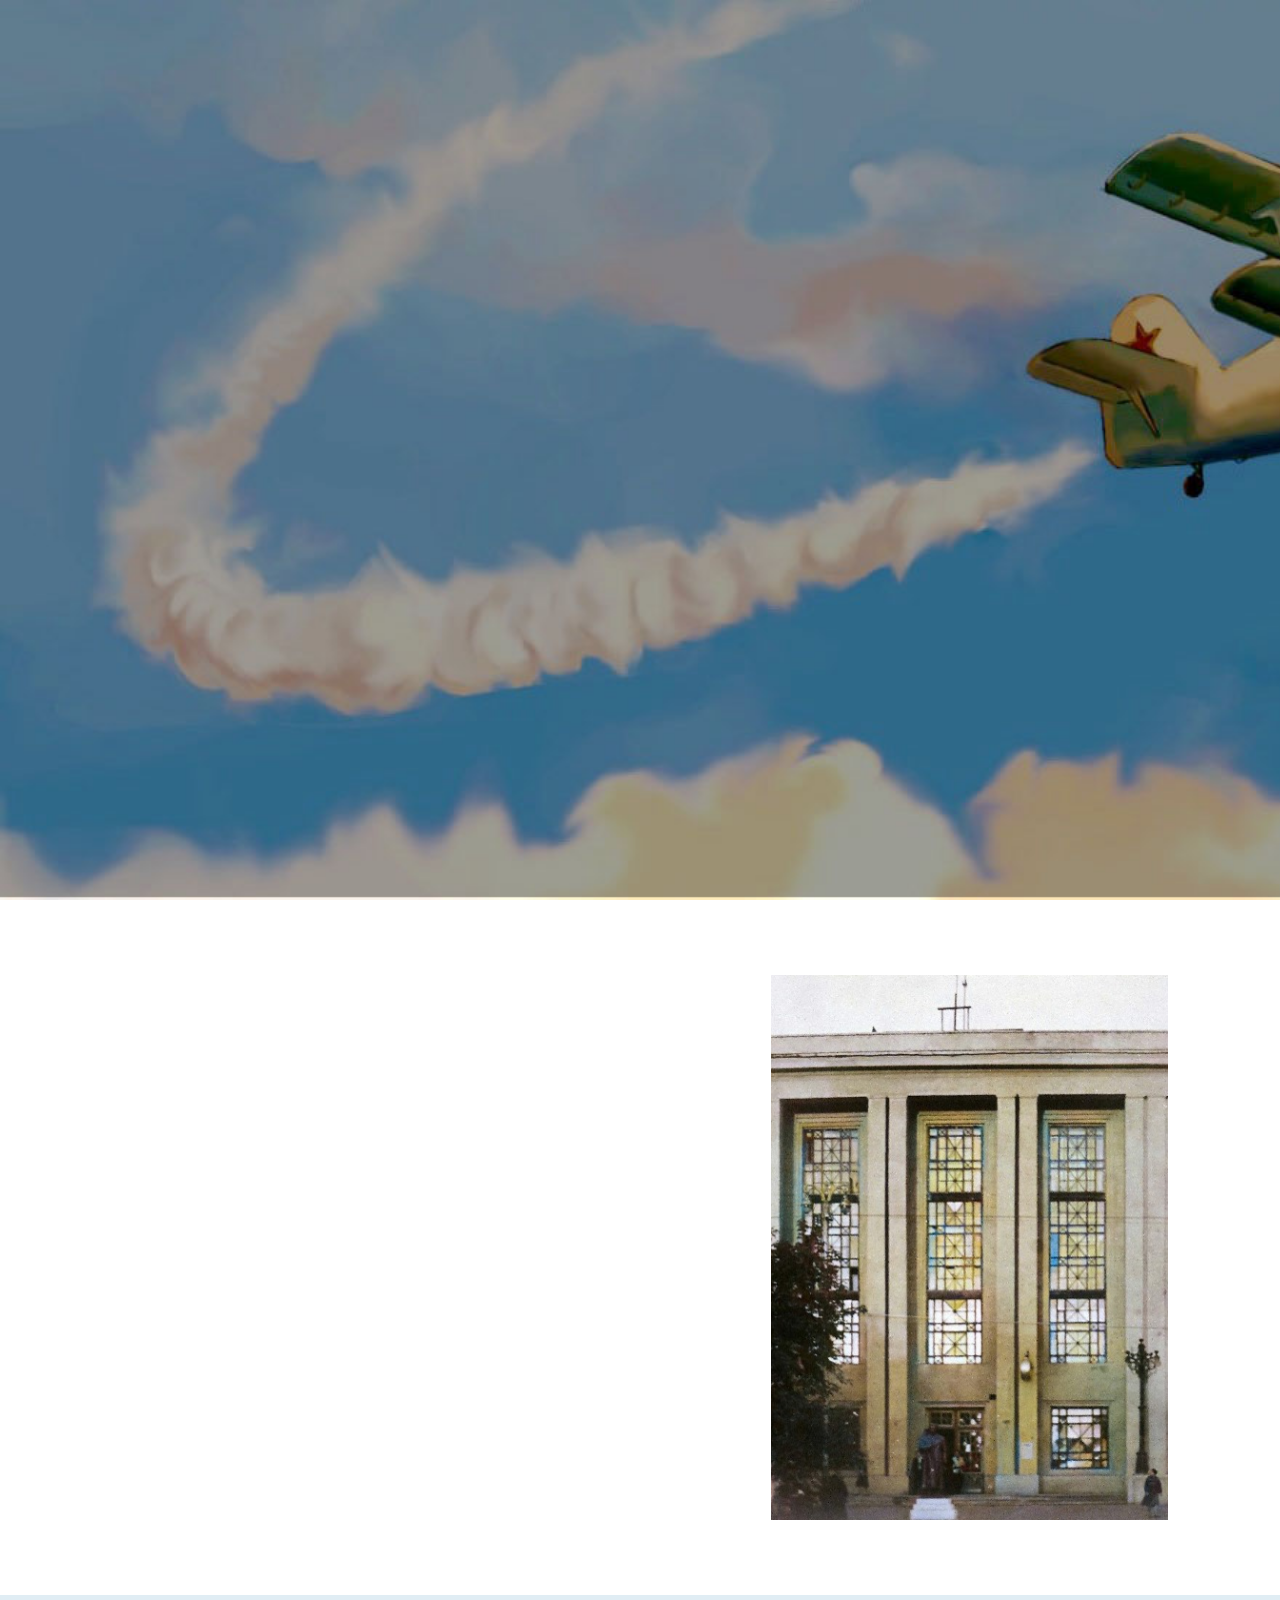
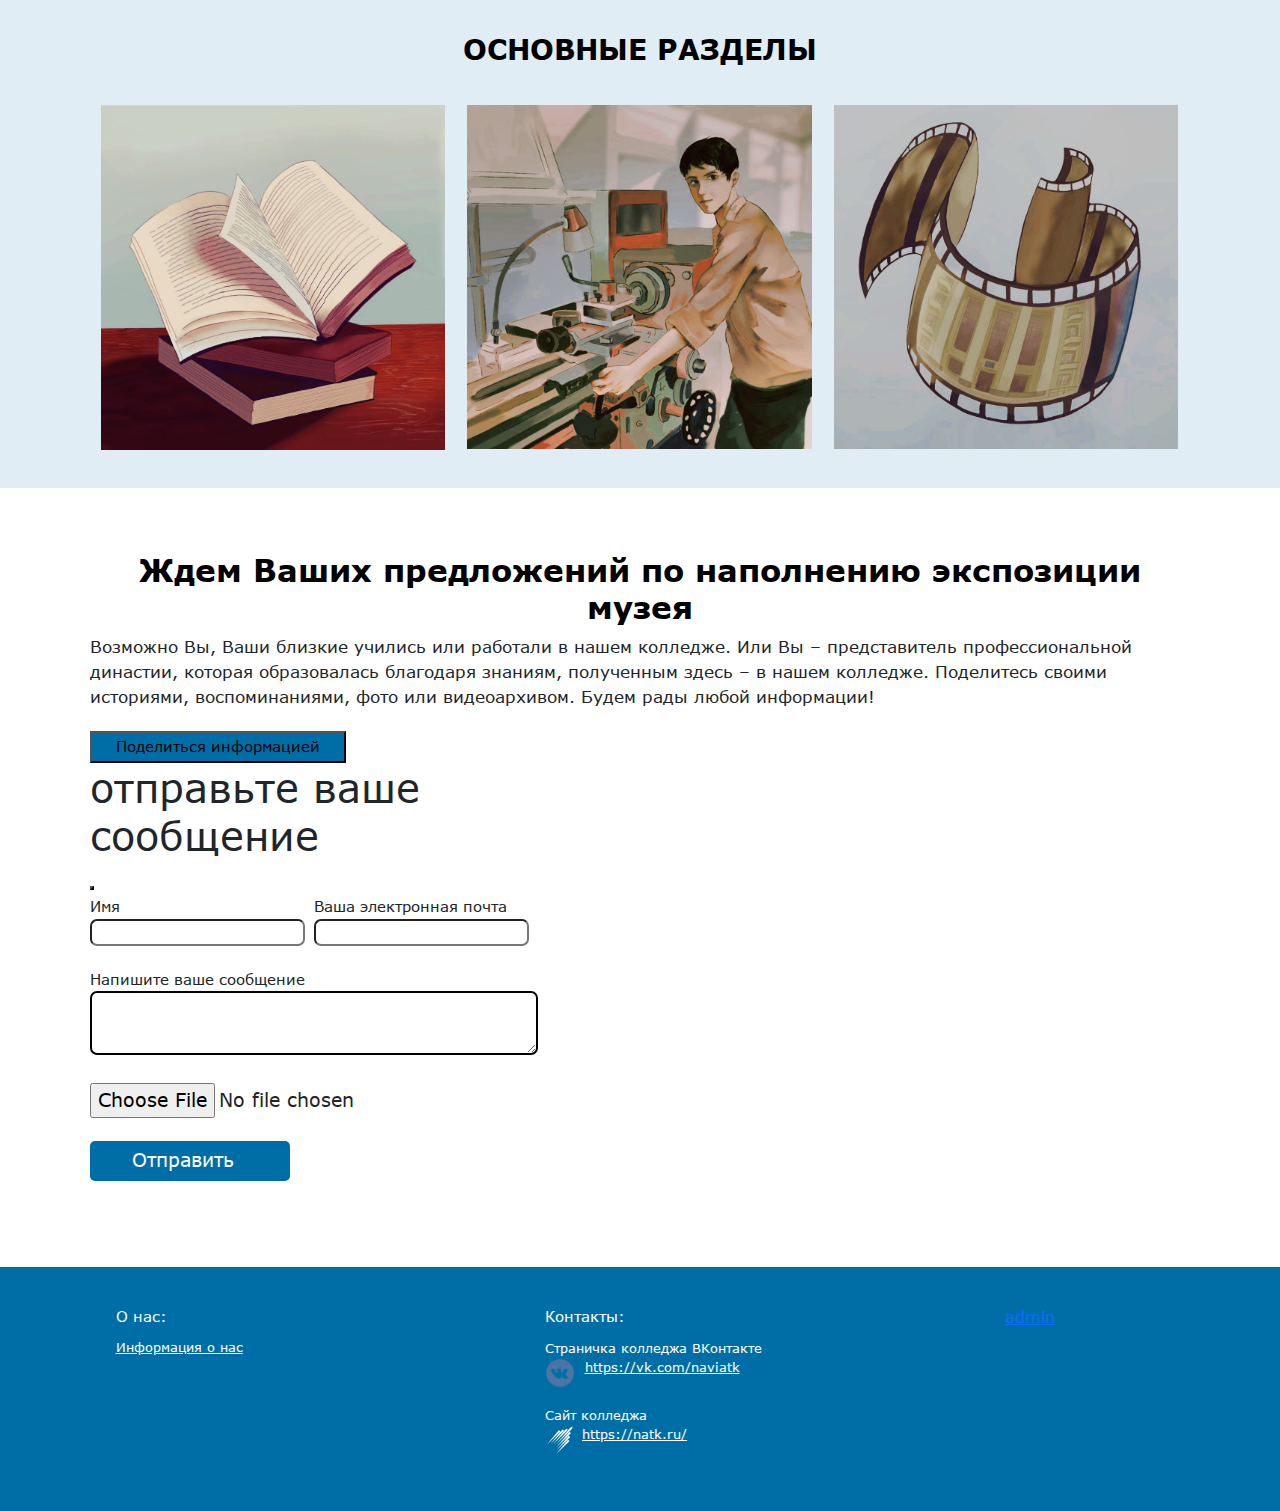
<file: index.html>
<!DOCTYPE html>
<html lang="ru">
<head>
    <meta charset="utf-8">
    
    <title>natk-museum</title>
    <!--<link href="https://cdn.jsdelivr.net/npm/bootstrap@5.1.3/dist/css/bootstrap.min.css" rel="stylesheet" integrity="sha384-1BmE4kWBq78iYhFldvKuhfTAU6auU8tT94WrHftjDbrCEXSU1oBoqyl2QvZ6jIW3" crossorigin="anonymous">-->
   
    <link rel="stylesheet" href="css/style.css">
    <link rel="stylesheet" href="font/stylesheet.css">   
     <link rel="stylesheet" href="css/bootstrap.css">
  
   

<!-- JavaScript Bundle with Popper -->
<script src="https://cdn.jsdelivr.net/npm/bootstrap@5.2.3/dist/js/bootstrap.bundle.min.js" integrity="sha384-kenU1KFdBIe4zVF0s0G1M5b4hcpxyD9F7jL+jjXkk+Q2h455rYXK/7HAuoJl+0I4" crossorigin="anonymous"></script>
<script src="https://code.jquery.com/jquery-3.6.3.js">
  
</script>
    <!-- JavaScript Bundle with Popper -->
    
   
    
 
</head>
<body>
 
  <header>
  
   <nav class="navigation ">
     <div class="container">

 
     <div class="logo"><a href="index.html"><img src="img/home.png" alt=""> <span></span></a></div>
    
    
     <!--<div class="feedback"><a href="">333455.geee@gamil.com</a></div>-->
  <!--<div class="more_inf"></div>
    доп информация 
  </div>-->
      


  </div>

  </nav>
  
<div class="main-photo">
    <div class="opacity-photo">
      <div class="container-fluid">
    <div class="main-text">
    <h1 class="main-text-header">
      <span>Музей</span>
      <span>Новосибирского</span>
      <span>авиционного</span>
      <span>технического</span>
      <span>колледжа</span>
      <span>имени</span>
      <span>Б.С.Галущака</span>
      
    </h1>
  </div>
</div>
  </div>


  </div>
</header>

<main  class="index_main">
  <div class="zero-block">
 <!-- <div class="zero-block_circle"></div>
  <div class="container_for_circle">  <div class="zero-block_circle2"></div></div>-->

  <div class="container">
    <div class="row ">
    <div class="zero-block_right_part">
      
      <div class="zero-block_information">
        <div class="center">
          <div class="wrap">
           
            <div class="element-animation">
              <div class="zero-block_information_element-animation">
                <h2 class="zero_block_header" >Добро пожаловать<br> в музей колледжа </h2>
              </div>
              <div class="zero-block_information_mainText">   
                           <div class="zero_block_poem">
              <span>Нет, не зря Земля считает цветом нации<br>
Тех, кто был, кто есть, кто будет в авиации.<br>
<div class="zero_block_autor">Феликс Чуев</div> <br></div>
<div class="zero-block_information_Text">
  <p>
<span> На страницах виртуального музея вы узнаете <a class="zero-block_information_link_to-otrers_pages first" id="first"  href="#link_to_other_pages">
   историю </a>становления и развития колледжа,<a  id="about_people" class="zero-block_information_link_to-otrers_pages"  href="#link_to_other_pages"> о людях</a>, 
   которые здесь учились и преподавали, найдёте <a  id="gallery" class="zero-block_information_link_to-otrers_pages" onclick="gallery()" href="#link_to_other_pages">фото и видео</a> свидетельства их деятельности.</span><br>


<span>Приглашаем всех желающих принять участие в формировании экспозиции музея.
 <a href="#home_share_information_block">Делитесь</a>  своими воспоминаниями, фотографиями и видео. Расскажите о годах учёбы, о преподавателях, которые вас учили. Пишите историю вместе с нами!
</span></p>
</div>
</div>


            </div>
            <div class="zero-block_information_img">  
                        <img src="img/home-zero_block.png" alt=""></div>

          </div>
        </div>
        <script>
          function onEntry(entry) {
  entry.forEach(change => {
    if (change.isIntersecting) {
     change.target.classList.add('element-show');
    }
  });
}

let options = {
  threshold: [0.5] };
let observer = new IntersectionObserver(onEntry, options);
let elements = document.querySelectorAll('.element-animation');

for (let elm of elements) {
  observer.observe(elm);
}
        </script>
    <!-- <div class="zero-block_circle2"></div>-->
    </div>
    
 
  </div>

  </div> 
</div>
</div>
  <div class="link_to_other_pages">
    <div class="container">
      <div class="wrap">
        <div class="link_to_other_pages_container_wrap" id="link_to_other_pages">
          <div class="link_to_other_pages_container_wrap_text"><h3>ОСНОВНЫЕ PАЗДЕЛЫ  </h3>
      </div>
          
        </div>
         <div class="block">
             <div class="link">
             <a href="main_information.html" class="link-item" id="link-item">
              <div class="link_text" id="link_text">
                Cтраницы истории
              </div>
     
          <img src="img/1linkto.jpg" alt="">
        </a>
        </div>
        <div class="link">
          <a href="pesronalities.html" class="link-item " id="link-item2" >
          
          <div class="link_text" id="link_text2">
            Люди дела
          </div>
          <img src="img/2link (2).jpg" alt="">
        </a>
        </div>
        <div class="link" >
          <a href="galleryOfHistory.html" class="link-item" id="link-item3">
          
          <div class="link_text" id="link_text3">
            Хроника событий 
          </div>
          <img src="img/3linkto.jpg" alt="">
        </a>
        </div>
      </div>
    </div>
    </div>
  </div>

  <script>
    $("#link-item")
     .mouseenter(function() {
       $("#link_text").css('opacity', '1');
     })
     $("#link-item").mouseleave(function(){         
       $('#link_text').css('opacity', '0','transition','4s');
     });
     $("#link-item2")
     .mouseenter(function() {
       $("#link_text2").css('opacity', '1');
     })
     $("#link-item2").mouseleave(function(){         
       $('#link_text2').css('opacity', '0');
     });
     $("#link-item3")
     .mouseenter(function() {
       $("#link_text3").css('opacity', '1');
     })
     $("#link-item3").mouseleave(function(){         
       $('#link_text3').css('opacity', '0');
     });
 
 </script>
 
  <div class="home_share_information_block" id="home_share_information_block">
    <div class="container">
      <div class="wrap">
        <div class="home_share_information_container_wrap">
          <div class="home_share_information_container_wrap_text">
            <h3>Ждем Ваших предложений по наполнению экспозиции музея </h3>
           <p> Возможно Вы, Ваши близкие учились или работали в нашем колледже. Или Вы – представитель профессиональной династии, которая образовалась благодаря знаниям, полученным здесь – в нашем колледже. Поделитесь своими историями, воспоминаниями, фото или видеоархивом. Будем рады любой информации!  </p>
         </div>

        </div>

        <div class="form-button">
  
          <!-- Button trigger modal -->
      <button type="button" class="btn btn-primary share_button" data-bs-toggle="modal" data-bs-target="#exampleModal">
       Поделиться информацией 
      </button>
      
      <!-- Modal -->
      <div class="modal fade  share_inf" id="exampleModal" tabindex="-1" aria-labelledby="exampleModalLabel" aria-hidden="true">
        <div class="modal-dialog">
          <div class="modal-content model-form">
            <div class="modal-header">
              <h1 class="modal-title fs-5" id="exampleModalLabel">отправьте ваше сообщение</h1>
              <button type="button" class="btn-close" data-bs-dismiss="modal" aria-label="Close"></button>
            </div>
            <div class="modal-body">
              <form action="" method="post" class="home-page_form" id="home-page_form_email">
                <div class="home-page_form_firstpart">
                   <div class="home-page_form-person_information"> 
                    <div class="home-page_form_file-text">Имя  </div> 
                <input id="username" required name="username" type="text">
              </div>
               <div class="home-page_form-person_information">
                <div class="home-page_form_file-text">Ваша электронная почта  </div> 
                <input id="email"  name="email" type="email" required ></div>
              </div>
               
                <div class="home-page_form_message">
                  <div class="home-page_form_file-text">Напишите ваше сообщение  </div> 
               <textarea id="message" required name="message" id="" ></textarea>
              </div>
              <div class="home-page_form_file">
               <!--<div class="home-page_form_file-text">Прикрепите ваш файл  </div> -->
                <input required type="file">
              </div>
                <div class="home-page_form_button">
                  <input type="submit" value="Отправить  ">
                </div>
              </form>
            </div>
           
          </div>
        </div>
      
        </div>
      </div>
      </div>
    </div>
  </div>

</main>



<footer>
  <div class="container">
 
    <div class="footer_main_inf"> 
      <div class="footer_main_inf-header">О нас: </div>
      <div class="footer_main_inf-text"> 
    
    
        <a href="#">Информация о нас</a>
      
  
      

      </div>
    </div>
    <div class="social_media_history-museum">
      <div class="social_media_history-museum-header">
        Контакты:
      </div>
      <div class="social_media_history-museum-link">

        <div class="footer_button_vk"><span>Страничка колледжа  ВКонтакте</span>  <a href="%"><div class="footer_button_vk-bacground"><img src="img/1486147202-social-media-circled-network10_79475.png" alt=""><span>https://vk.com/naviatk</span></div></a></div>
       
        <div class="footer_button_vk"><span>Сайт колледжа </span><a href="%"><div class="footer_button_home-bacground"><img src="img/home.png" alt="">https://natk.ru/</div><span></span></a></div>
      </div>
      
    </div>
    <div class="admin"><a href="admin.php">admin</a> </div>
    </div>
</footer>

<script src="js/museum.js"></script> 
</body>
</html>
</file>
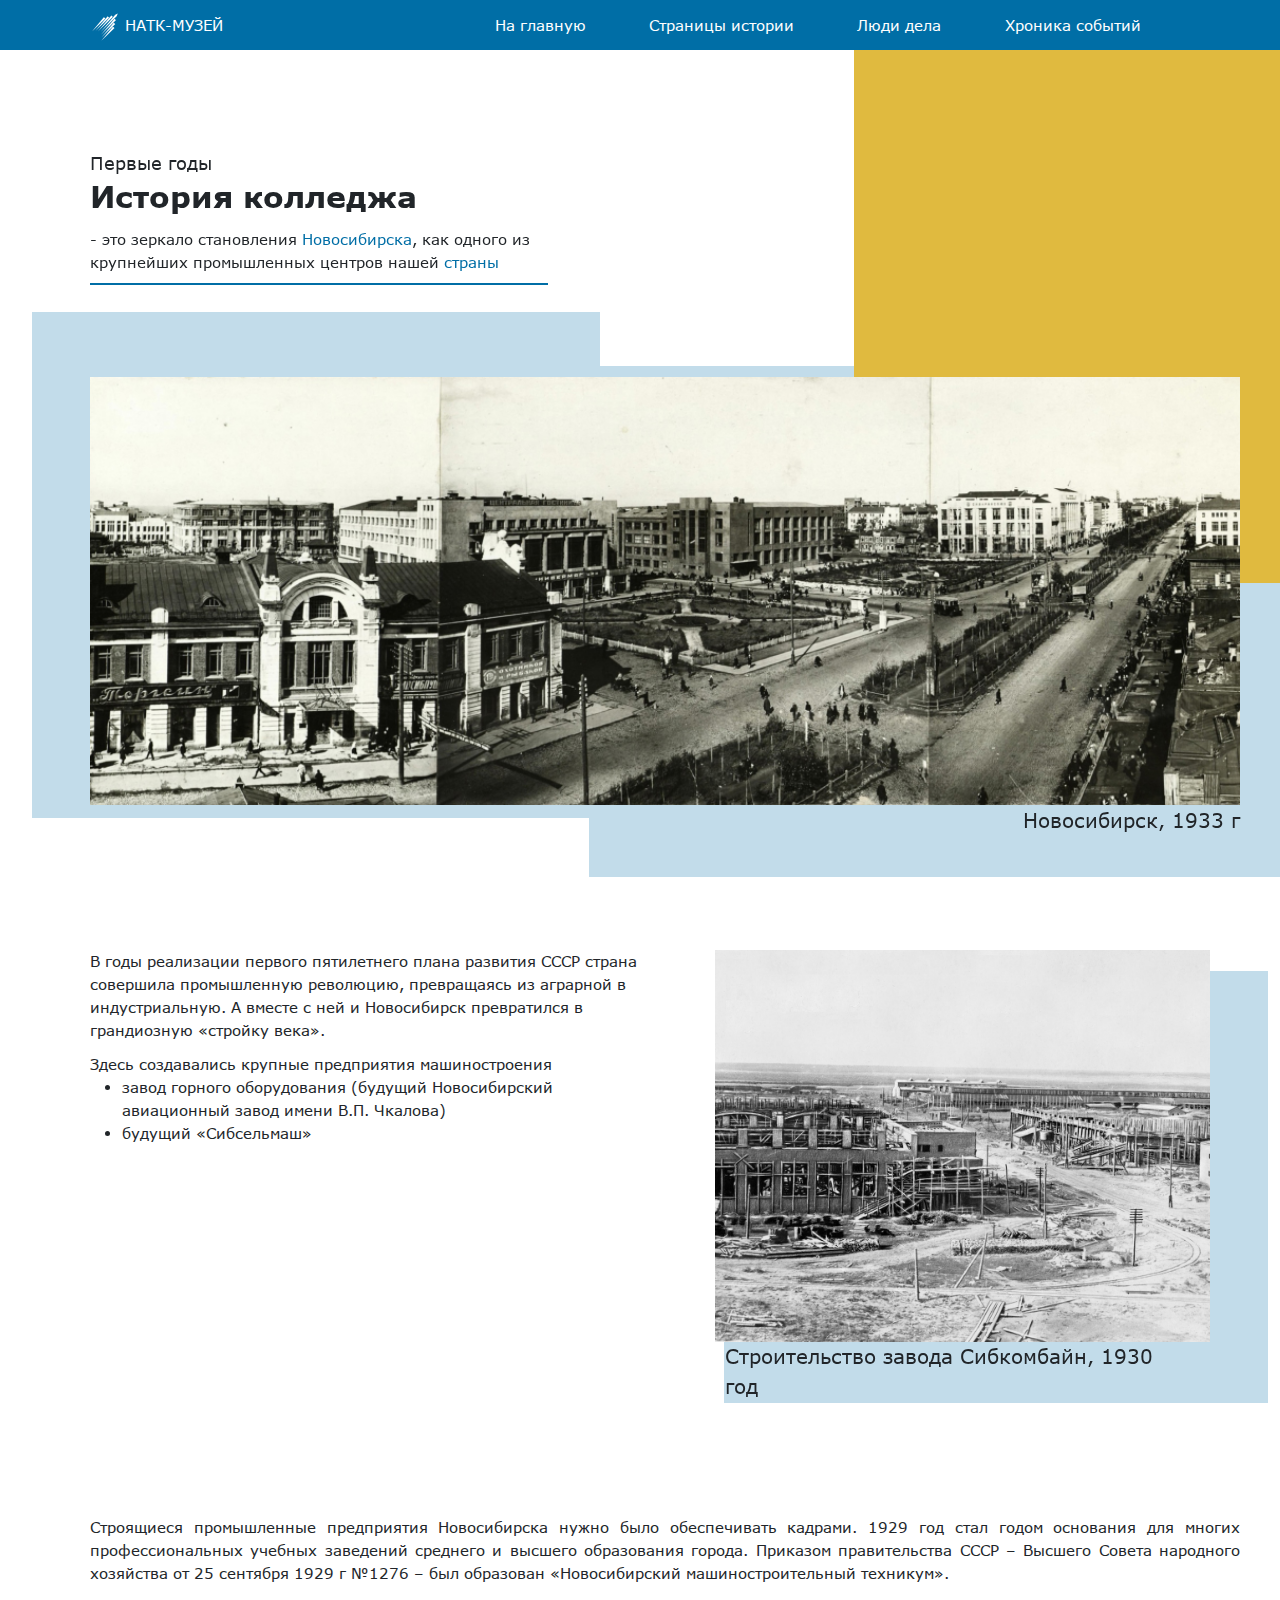
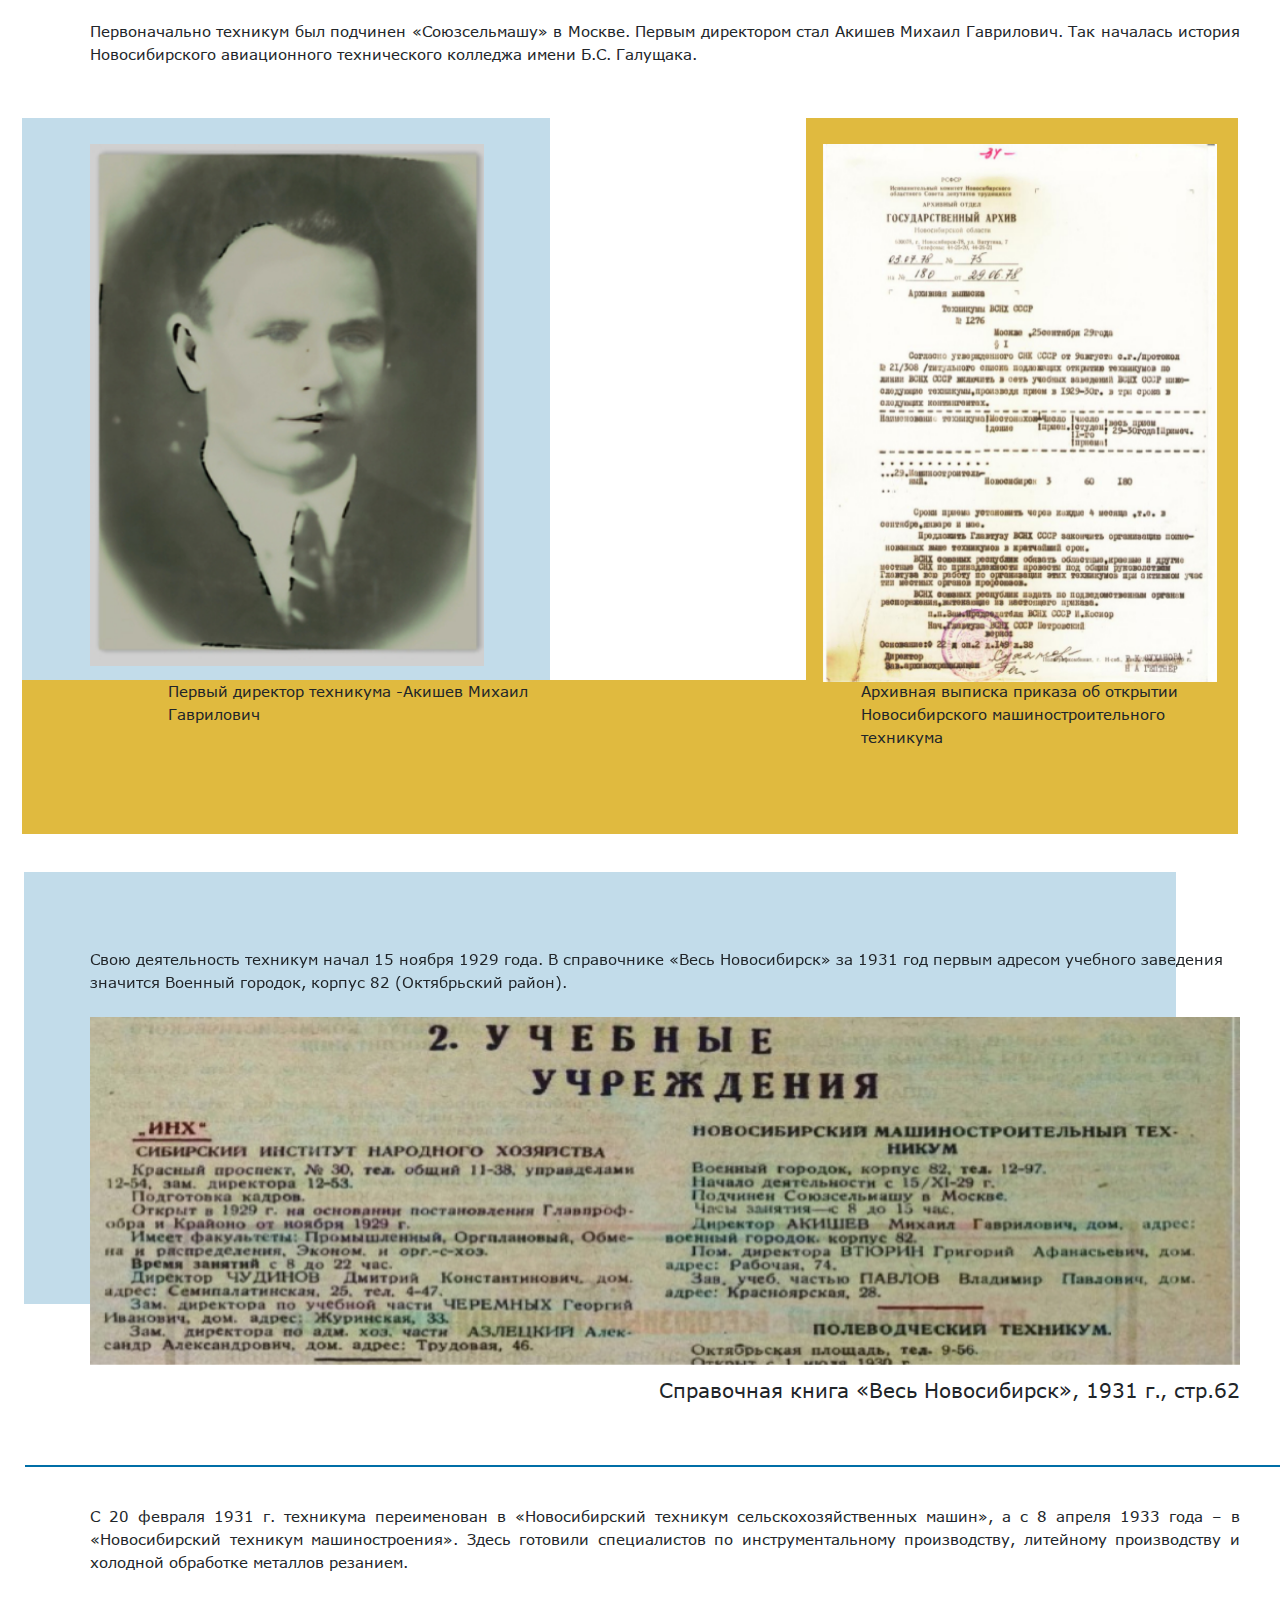
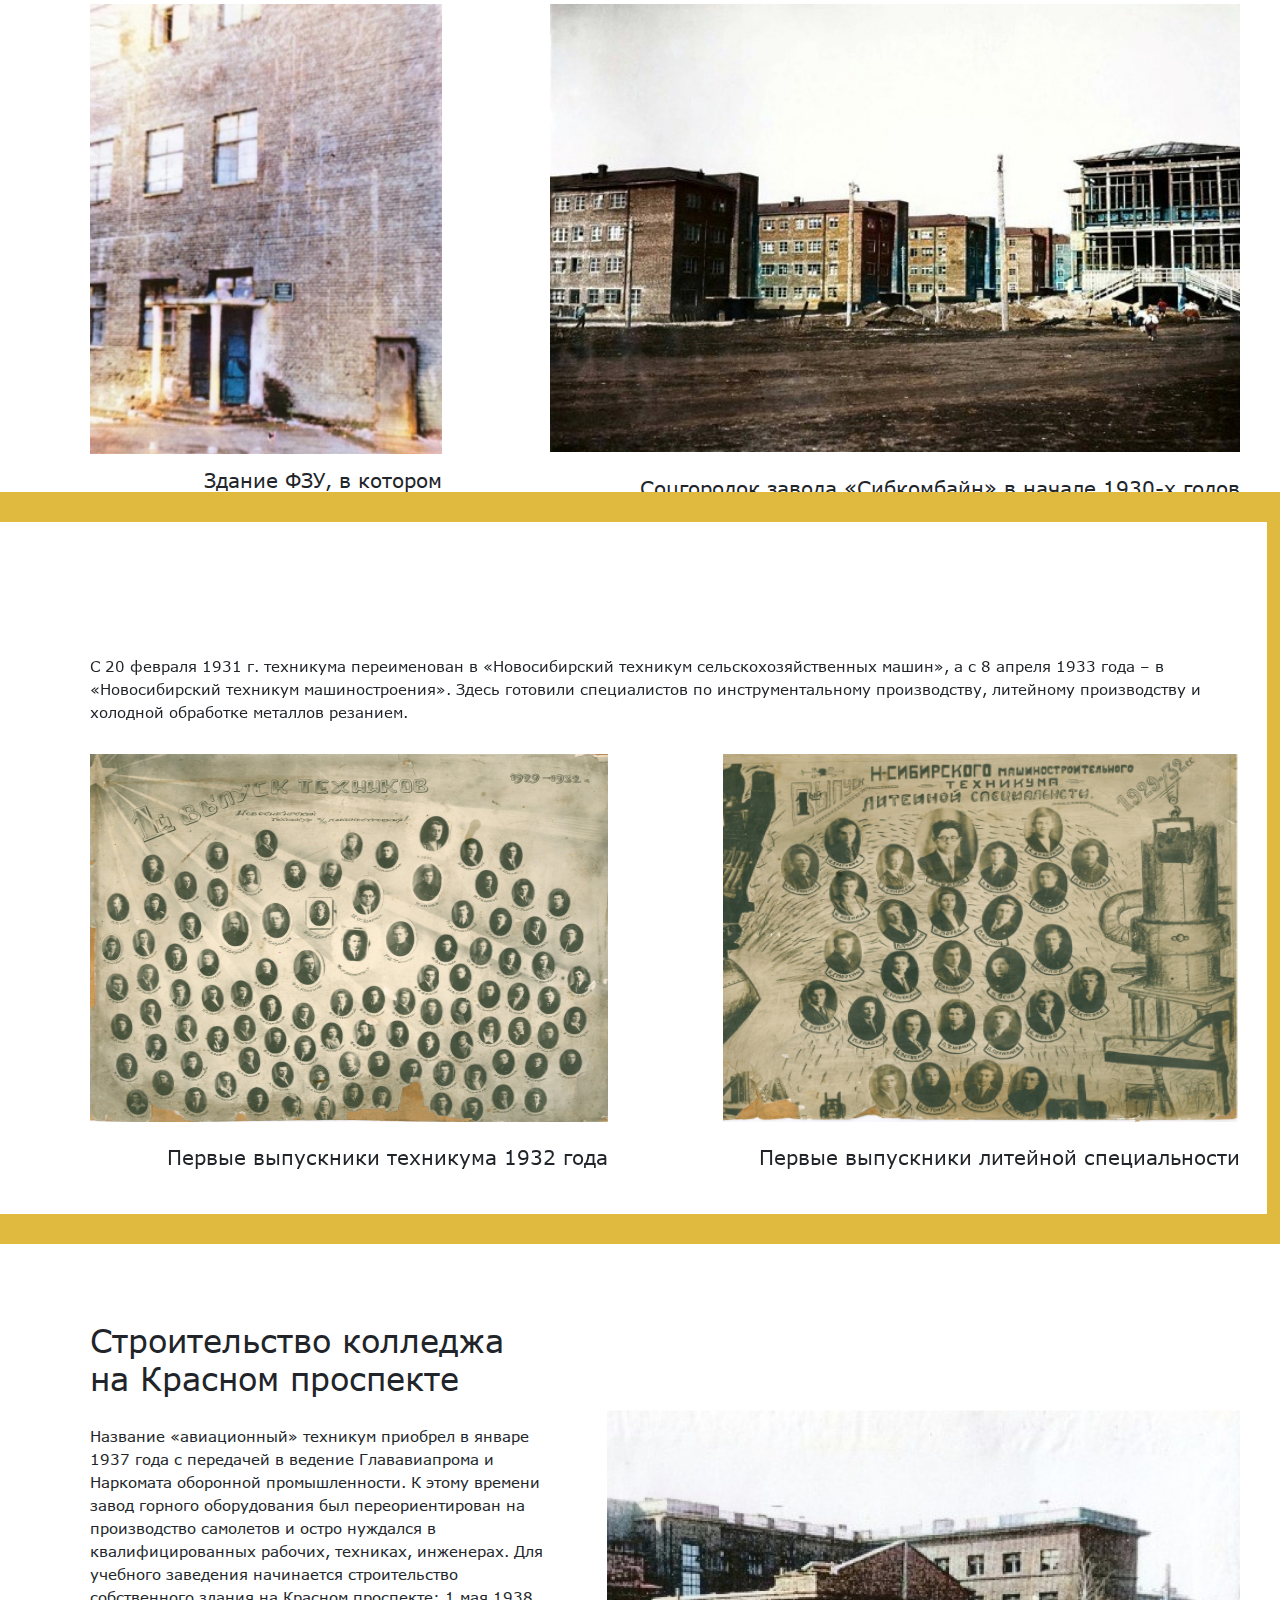
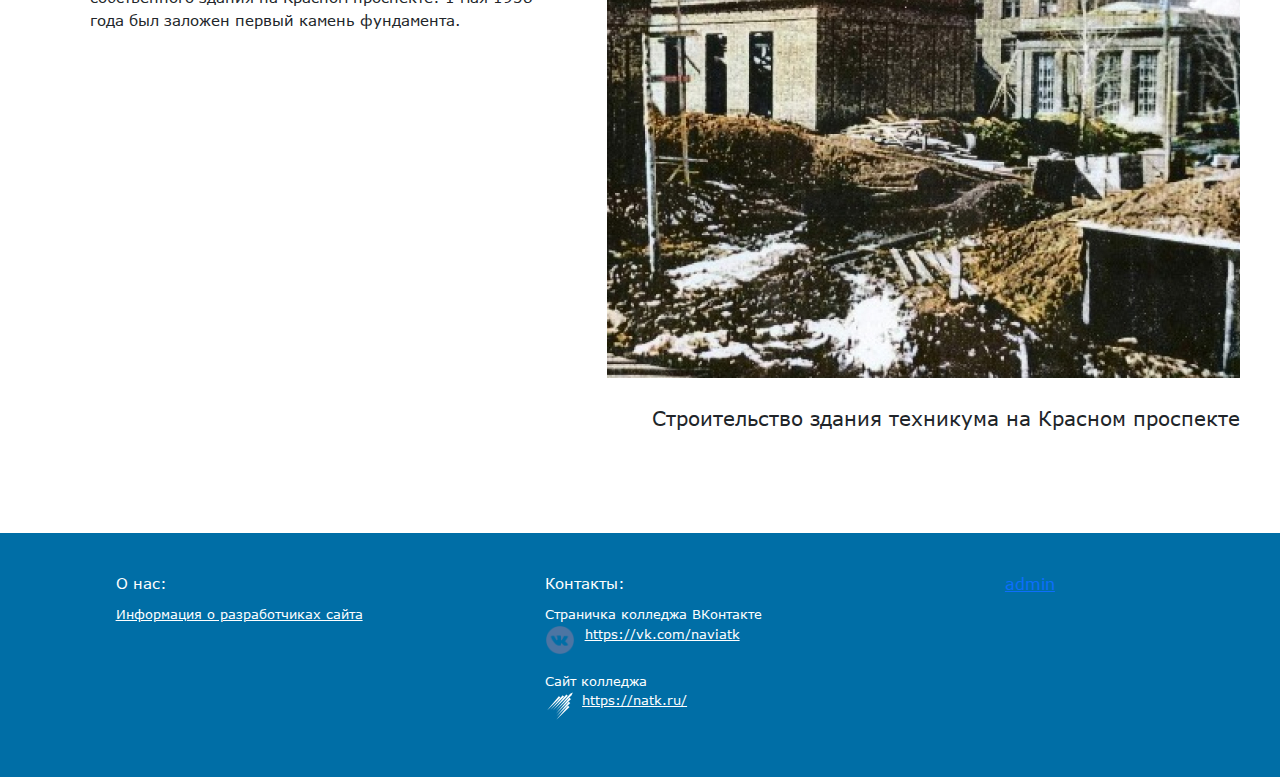
<file: main_information.html>
<!DOCTYPE html>
<html lang="ru">
<head>
    <meta charset="utf-8">
    
    <title>natk-museum</title>
    <!--<link href="https://cdn.jsdelivr.net/npm/bootstrap@5.1.3/dist/css/bootstrap.min.css" rel="stylesheet" integrity="sha384-1BmE4kWBq78iYhFldvKuhfTAU6auU8tT94WrHftjDbrCEXSU1oBoqyl2QvZ6jIW3" crossorigin="anonymous">-->
   
    <link rel="stylesheet" href="css/style.css">
    <link rel="stylesheet" href="font/stylesheet.css">   
     <link rel="stylesheet" href="css/bootstrap.css">
    
    <!-- CSS only -->

<!-- JavaScript Bundle with Popper -->
<script src="https://cdn.jsdelivr.net/npm/bootstrap@5.2.3/dist/js/bootstrap.bundle.min.js" integrity="sha384-kenU1KFdBIe4zVF0s0G1M5b4hcpxyD9F7jL+jjXkk+Q2h455rYXK/7HAuoJl+0I4" crossorigin="anonymous"></script>

    <!-- JavaScript Bundle with Popper -->
    
   
    
 
</head> 
<header>
  
    <nav class="navigation_main_information" ">
      <div class="container-fluid">
 
        <div class="navigation_main_information_text">
      <div class="logo">
        <a href="index.html">
          <img src="img/home.png" alt="">
           <span>НАТК-МУЗЕЙ</span>
          </a>
        </div>
     <div class="navigation_main_information_links_to_others_pages">
      <ul>
        <li>
          
         <a href="index.html">На главную </a> 
        </li>
        <li>
        <a href="main_information.html">Страницы истории </a>  
        </li>
        <li>
       <a href="pesronalities.html">Люди дела  </a>   
        </li>
        <li>
         <a href="galleryOfHistory.html">Хроника событий </a> 
        </li>

      </ul>
     </div>
       </div>
   </div>
 
   </nav>
 
    </header>
<body>
   
    
<main  class="main_information_blocks">
  <div class="container">
   
    <div class="main_information_sections"> 
      <!-- 1929год -->
       <div class="main_information_section1">
        <div class="main_information_section1_parts">
           <div class="main_information_section1_part1">
          <div class="main_information_section1_text">
          <div class="main_information_section1-small_text1">
            Первые годы
          </div>
          <div class="main_information_section1-header">
            <h1>  История колледжа</h1>
          
          </div>
          <div class="main_information_section1-main-text">
            - это зеркало становления <span>Новосибирска</span>, как одного из крупнейших промышленных центров нашей <span>страны</span>
          </div>
          </div>
         
          </div>
       <div class="main_information_section1_picture_block"> 
        <div class="main_information_section1_picture">
          <div class="main_information_section1_picture_main"> <img src="img/mainpage_city.jpg" alt=""> 
            <div class="main_information_section1_picture_block_description">Новосибирск, 1933 г</div></div>
           </div>

            <div class="main_information_section1_background_blue1">

        </div>
        <div class="main_information_section1_background_blue2">

        </div>
        <div class="main_information_section1_background_blue3">
          
        </div> 
       
        <div class="main_information_section1_background_orange">
      </div>
         </div></div>
         
        
       
       
        </div>
        <div class="main_information_section2">
          <hr>
         <div class="container1">
         <div class="main_information_section2_part1">
           <div class="main_information_section2_part1_text1">
             В годы реализации первого пятилетнего плана развития СССР страна совершила промышленную революцию, 
             превращаясь из аграрной в индустриальную. А вместе с ней и Новосибирск превратился в грандиозную
              «стройку века».

           </div>
           <div class="main_information_section2_part1_text2">
             Здесь создавались крупные предприятия машиностроения 
             <ul main_information_section2_part1_text2_list>
               <li>завод горного оборудования (будущий Новосибирский авиационный завод имени В.П. Чкалова)
               </li>
               <li>
                 будущий «Сибсельмаш»</li>
             </ul>

           </div>

         </div>
         <div class="main_information_section2_part2">
           <div class="main_information_section2_part2_img">
          <div class="main_information_section2_part2_imgblock">
            <img src="img/mainpagepart2.jpg" alt="">
             <div class="main_information_section2_part2_description">
               Строительство завода Сибкомбайн, 1930 год
             </div></div>
             
             <div class="main_information_section2_part2_block">
               
             </div>
             
             

             
           </div>
         
         </div>
       </div>
       </div>
       <div class="main_information_section3">
        
           <div class="text">
             Строящиеся промышленные предприятия Новосибирска нужно было обеспечивать кадрами. 1929 год стал годом основания для многих профессиональных учебных заведений среднего и высшего образования города. Приказом правительства СССР – Высшего Совета народного хозяйства от 25 сентября 1929 г №1276 – был образован «Новосибирский машиностроительный техникум». 


         </div>
         <div class="text">


           Первоначально техникум был подчинен «Союзсельмашу» в Москве. Первым директором стал Акишев Михаил Гаврилович. Так началась история Новосибирского авиационного технического колледжа имени Б.С. Галущака.</div>
      
      </div>
      <div class="main_information_section4">
       <div class="main_information_section4_part1">
       
           <div class="main_information_section4_picture1">
             <img src="img/headmaster.jpg" alt="">
             <div class="main_information_section4_block_blue">

             </div> 
             </div>
             <div class="main_information_section4_picture2">
               
               <img src="img/document_about_open_college.jpg" alt="">

               <div class="main_information_section4_block_orange">
 
               </div>
               
             </div>
        
        
       
      </div>
      <div class="main_information_section4_part2">
       <div class="main_information_section4_part2_textfull">
       <div class="main_information_section4_part2_text1">
         Первый директор техникума   -Акишев Михаил Гаврилович
       </div>
       <div class="main_information_section4_part2_text2">
         Архивная выписка приказа об открытии Новосибирского машиностроительного 
техникума
       </div>
     </div>
      </div>
   </div> 
   <div class="main_information_section5">
 
       <div class="main_information_section5_img">
         <div class="main_information_section5_img_text">
           Свою деятельность техникум начал 15 ноября 1929 года. В справочнике «Весь Новосибирск» за 1931 год первым адресом учебного заведения значится Военный городок, корпус 82 (Октябрьский район).
         </div>
         <img src="img/infbook.jpg" alt="">
         <div class="main_information_section5_img_block_blue">

         </div>
         <div class="main_information_section5_caption">
           Справочная книга «Весь Новосибирск», 1931 г., стр.62
         </div>
       </div>
   
   </div>
   <div class="main_information_section6">
     <hr>
   
     <div class="main_information_section6_part1">
       <div class="main_information_section6_part1_text">
         С 20 февраля 1931 г. техникума переименован в «Новосибирский техникум сельскохозяйственных машин», а с 8 апреля 1933 года – в «Новосибирский техникум машиностроения». Здесь готовили специалистов по инструментальному производству, литейному производству и холодной обработке металлов резанием.
       </div> 
     </div>
       <div class="main_information_section6_part2">
         <div class="main_information_section6_part2_img1">
           <img src="img/FZUbuilding.jpg" alt="">
           <div class="main_information_section6_part2_text">
             Здание ФЗУ, в котором располагался техникум в начале 1930-х годов
           </div>
         </div>
         <div class="main_information_section6_part2_img2">
           <img src="img/Soczgorodoc.jpg" alt="">
           <div class="main_information_section6_part2_text">
             Соцгородок завода «Сибкомбайн» в начале 1930-х годов
           </div>
         </div>
       </div>
   
   </div>
   <div class="main_information_section7">
     
       <div class="main_information_section7_inf">
         <div class="main_information_section7_inf_part1">
           С 20 февраля 1931 г. техникума переименован в «Новосибирский техникум сельскохозяйственных машин», а с 8 апреля 1933 года – в «Новосибирский техникум машиностроения». Здесь готовили специалистов по инструментальному производству, литейному производству и холодной обработке металлов резанием.
         </div>
         <div class="main_information_section7_inf_part2">
           <div class="main_information_section7_inf_part2_img1">
             <img src="img/7(1).jpg" alt="">
             <div class="main_information_section7_inf_part2_img1_text">
               Первые выпускники техникума 1932 года
             </div>
           </div>
           <div class="main_information_section7_inf_part2_img2">
             <img src="img/7(2).jpg" alt="">
             <div class="main_information_section7_inf_part2_img1_text">
               Первые выпускники литейной специальности
             </div>
           </div>
         </div>
       </div>
 
     <div class="main_information_section7_orange">

     </div>
   </div>
   <div class="main_information_section8">
    
       <div class="main_information_section8_inf">
         <div class="main_information_section8_inf_part1">
           <h2>Строительство колледжа 
             на Красном проспекте </h2>
           <div class="main_information_section8_inf_part1_text">
             <p>Название <span>«авиационный»</span> техникум приобрел в январе 1937 года с передачей в ведение Глававиапрома и Наркомата оборонной промышленности. К этому времени завод горного оборудования был переориентирован на производство самолетов и остро нуждался в квалифицированных рабочих, техниках, инженерах. Для учебного заведения начинается строительство собственного здания на Красном проспекте: <span>1 мая 1938 года</span>  был заложен первый камень фундамента.</p>
           </div>
         </div>
         <div class="main_information_section8_inf_part2">
           <img src="img/constractionofcenter.jpg" alt="">
           <div class="main_information_section8_inf_part2_caption">
             Строительство здания техникума на Красном проспекте
           </div>
         </div>
       </div>

   </div>
       
     
        </div>
    
    
          
                       
    
                    

 
  <div class="main_information_navigation_of_blocks" > 
      <div class=" main_information_navigation ">
      <div class="main_information_navigation_yakors"> 
        <div class="link_yakor">
       
          <a href="#yakor1" class="bloggoo">1929-1939</a>
          
        </div>
        <div class="link_yakor">
       
          <a href="#yakor2" class="bloggoo">1939-1945</a>
          
        </div>
        <div class="link_yakor">
         
          <a href="#yakor3" class="bloggoo">1945-1955</a>
          
        </div>
        <div class="link_yakor">
         
          <a href="#yakor4" class="bloggoo">1955-1965</a>
          
        </div>
        <div class="link_yakor">
        
          <a href="#yakor5" class="bloggoo">1965-1975</a>
          
        </div>
        <div class="link_yakor">
         
          <a href="#yakor6" class="bloggoo">1975-1985</a>
          
        </div>
        <div class="link_yakor">
         
          <a href="#yakor7" class="bloggoo">1985-1995</a>
          
        </div>
        <div class="link_yakor">
         
          <a href="#yakor8" class="bloggoo">1995-2005</a>
          
        </div>
        
       
       <style>
   
        
       
       
        .main_information_navigation{position:-webkit-sticky; position:sticky; top:150px;padding-top: 170px;}
          </style>
      </div>
  </div>
  
 
  </div>
 
   
    
    
    
  
      
    
   
    
  </div>
</main>
<style>


.layer {
  
  font-size: 0.95rem;
  color: rgba(0, 87, 201,0);
}


.link_yakor{
  display: inline;
}
.link_yakor:hover .layer {
  color: rgba(0, 87, 201,1);
   transition: 0.5s;

}
  
 
 
  </style>
 
  
  
 
  
 
  

 <footer>
  <div class="container">
 
    <div class="footer_main_inf"> 
      <div class="footer_main_inf-header">О нас: </div>
      <div class="footer_main_inf-text"> 
    
    
        <a href="#">Информация о  разработчиках сайта </a>
      
  
      

      </div>
    </div>
    <div class="social_media_history-museum">
      <div class="social_media_history-museum-header">
        Контакты:
      </div>
      <div class="social_media_history-museum-link">

        <div class="footer_button_vk"><span>Страничка колледжа  ВКонтакте</span>  <a href="%"><div class="footer_button_vk-bacground"><img src="img/1486147202-social-media-circled-network10_79475.png" alt=""><span>https://vk.com/naviatk</span></div></a></div>
       
        <div class="footer_button_vk"><span>Сайт колледжа </span><a href="%"><div class="footer_button_home-bacground"><img src="img/home.png" alt="">https://natk.ru/</div><span></span></a></div>
      </div>
      
    </div>
    <div class="admin"><a href="admin.php">admin</a> </div>
    </div>
</footer>

</body>
</html>
</file>
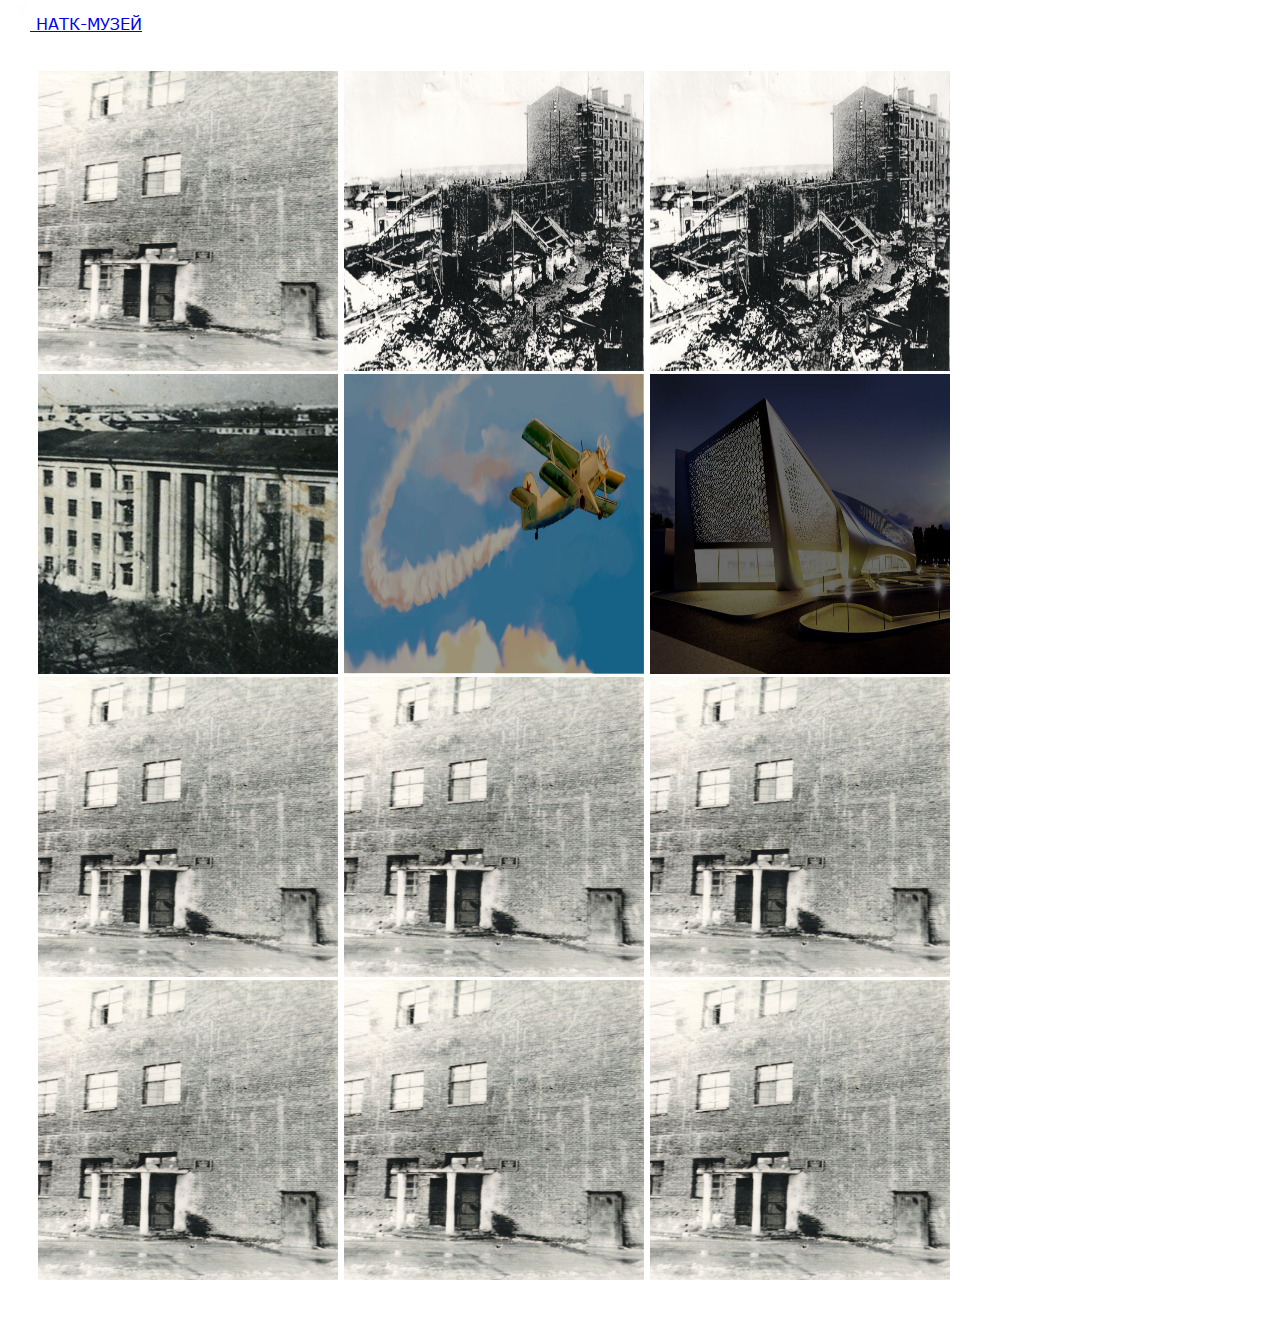
<file: page1.html>
<!DOCTYPE html>
<html lang="en">
<head>
    <meta charset="utf-8">
    
    <title>natk-museum</title>
    <!--<link href="https://cdn.jsdelivr.net/npm/bootstrap@5.1.3/dist/css/bootstrap.min.css" rel="stylesheet" integrity="sha384-1BmE4kWBq78iYhFldvKuhfTAU6auU8tT94WrHftjDbrCEXSU1oBoqyl2QvZ6jIW3" crossorigin="anonymous">-->
   
    <link rel="stylesheet" href="css/style.css">
    <link rel="stylesheet" href="font/stylesheet.css">
    <!-- CSS only -->
<link href="https://cdn.jsdelivr.net/npm/bootstrap@5.2.3/dist/css/bootstrap.min.css" rel="stylesheet" integrity="sha384-rbsA2VBKQhggwzxH7pPCaAqO46MgnOM80zW1RWuH61DGLwZJEdK2Kadq2F9CUG65" crossorigin="anonymous">
<!-- JavaScript Bundle with Popper -->
<script src="https://cdn.jsdelivr.net/npm/bootstrap@5.2.3/dist/js/bootstrap.bundle.min.js" integrity="sha384-kenU1KFdBIe4zVF0s0G1M5b4hcpxyD9F7jL+jjXkk+Q2h455rYXK/7HAuoJl+0I4" crossorigin="anonymous"></script>
</head>
<body>
    <header>
  
        <nav>
        <div class="container">
      
          <div class="logo"><a href="index.html"><img src="img/home.png" alt=""> <span>НАТК-МУЗЕЙ</span></a></div>
        <!--<div class="more_inf">
          доп информация 
        </div>-->
            
      
      
        </div>
        </nav>
        <div class="main-photo">
          
      
        </div>
      
      </header>
    
    <div class="page_1_main">
    <img src="img/1.jpg" alt="">
    <img src="img/1937.jpg" alt="">
    <img src="img/4.jpg" alt="">
    <img src="img/college.jpg" alt="">
    <img src="img/main.jpg" alt="">
    <img src="img/1600591760_6.jpg" alt="">
    <img src="img/1.jpg" alt="">
    <img src="img/1.jpg" alt="">
    <img src="img/1.jpg" alt="">
    <img src="img/1.jpg" alt="">
    <img src="img/1.jpg" alt="">
    <img src="img/1.jpg" alt=""></div>
</body>
</html>
</file>
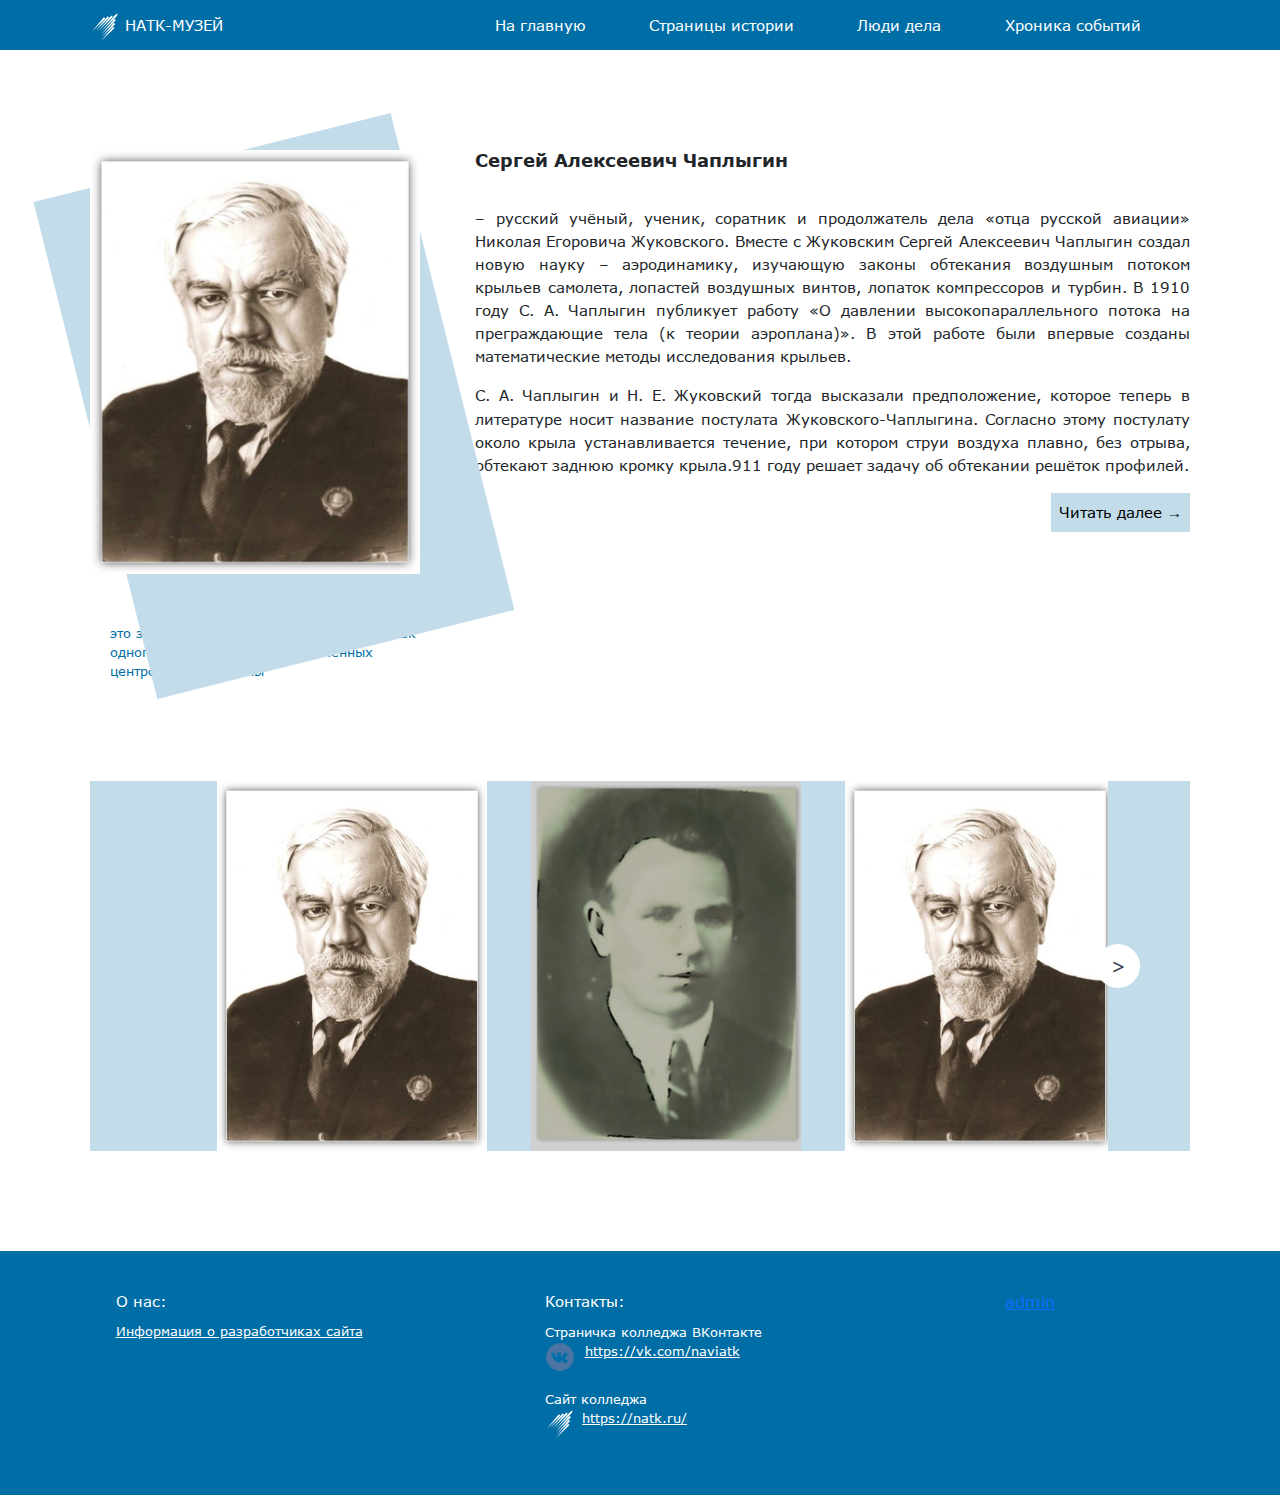
<file: pesronalities.html>
<!DOCTYPE html>
<html lang="ru">
<head>
    <meta charset="utf-8">
    
    <title>natk-museum</title>
    <!--<link href="https://cdn.jsdelivr.net/npm/bootstrap@5.1.3/dist/css/bootstrap.min.css" rel="stylesheet" integrity="sha384-1BmE4kWBq78iYhFldvKuhfTAU6auU8tT94WrHftjDbrCEXSU1oBoqyl2QvZ6jIW3" crossorigin="anonymous">-->
   
    <link rel="stylesheet" href="css/style.css">
    <link rel="stylesheet" href="font/stylesheet.css">   
     <link rel="stylesheet" href="css/bootstrap.css">
    
    <!-- CSS only -->

<!-- JavaScript Bundle with Popper -->
<script src="https://cdn.jsdelivr.net/npm/bootstrap@5.2.3/dist/js/bootstrap.bundle.min.js" integrity="sha384-kenU1KFdBIe4zVF0s0G1M5b4hcpxyD9F7jL+jjXkk+Q2h455rYXK/7HAuoJl+0I4" crossorigin="anonymous"></script>

    <!-- JavaScript Bundle with Popper -->
    
   
    
 
</head>
<header>
  
    <nav class="navigation_main_information" >
      <div class="container-fluid">
 
        <div class="navigation_main_information_text">
      <div class="logo">
        <a href="index.html">
          <img src="img/home.png" alt="">
           <span>НАТК-МУЗЕЙ</span>
          </a>
        </div>
     <div class="navigation_main_information_links_to_others_pages">
      <ul>
        <li>
          
         <a href="index.html">На главную </a> 
        </li>
        <li>
        <a href="main_information.html">Страницы истории </a>  
        </li>
        <li>
       <a href="pesronalities.html">Люди дела  </a>   
        </li>
        <li>
         <a href="galleryOfHistory.html">Хроника событий </a> 
        </li>

      </ul>
     </div>
       </div>
   </div>
 
   </nav>
 
 </header>
    <body>
   
    
        <main  class="personalities_blocks_main">
          <div class="container">
           
          <div class="personalities_blocks_sections">
            <div class="personalities_blocks_section1">
                <div class="personalities_blocks_section1_leftPart">
                    <div class="personalities_blocks_section1_leftPartimg">
                        <img src="img/chaplyginsmall.jpg" alt="">
                        <div class="personalities_blocks_section1_leftPart_img_Blueblock">

                        </div>
                        
                    </div><div class="personalities_blocks_section1_leftPart_text caption">
                            это зеркало становления Новосибирска, как одного из крупнейших промышленных центров нашей страны
                        </div>
                </div>
              
                <div class="personalities_blocks_section1_rightPart">
                    <h1>
                        Сергей Алексеевич Чаплыгин
                    </h1>
                    <div class="personalities_blocks_section1_rightPart_text">
                        <p>
                            – русский учёный, ученик, соратник и продолжатель дела «отца русской авиации» Николая 
                            Егоровича Жуковского. Вместе с Жуковским Сергей Алексеевич Чаплыгин создал новую науку 
                            – аэродинамику, изучающую законы обтекания воздушным потоком крыльев самолета, лопастей
                             воздушных винтов, лопаток компрессоров и турбин. В 1910 году С. А. Чаплыгин публикует 
                             работу «О давлении высокопараллельного потока на преграждающие тела (к теории аэроплана)».
                              В этой работе были впервые созданы математические методы исследования крыльев.
                        </p>
                        <p>С. А. Чаплыгин и Н. Е. Жуковский тогда высказали предположение, которое теперь в литературе носит название постулата Жуковского-Чаплыгина. Согласно этому постулату около крыла устанавливается течение, при котором струи воздуха плавно, без отрыва, обтекают заднюю кромку крыла.911 году решает задачу об обтекании решёток профилей.</p>
                    </div>
                    <div class="personalities_blocks_section1_rightPart_readmore">
                      <a href="pesronalitiesChaplygin.html">Читать далее 	&rarr;</a>
                    </div>
                </div>
            </div>
        
         
        
        
        
        
         
     
          </div>
            
       
    
            <div class="personalities_blocks-slider">
              <span id="left" class="fa-solid fa-angle-left"><</span>
              <div class="carousel">
                <a href="#"><img src="img/chaplyginsect1.jpg" alt="img" draggable="false"></a>
               <a href="pesronalities2.html"> <img src="img/headmaster.jpg" alt="img" draggable="false"></a>
               <a href=""><img src="img/chaplyginsect1.jpg" alt="img" draggable="false"></a>
               <a href=""><img src="img/chaplyginsect1.jpg" alt="img" draggable="false"></a>
               <a href=""><img src="img/chaplyginsect1.jpg" alt="img" draggable="false"></a>
              
              </div>
              <span id="right" class="fa-solid fa-angle-right">></span>
            </div>
            
        
        
          <script>
              const carousel = document.querySelector(".carousel"),
        firstImg = carousel.querySelectorAll("img")[0],
        arrowIcons = document.querySelectorAll(".personalities_blocks-slider span");
        
        let isDragStart = false, isDragging = false, prevPageX, prevScrollLeft, positionDiff;
        
        const showHideIcons = () => {
            // showing and hiding prev/next icon according to carousel scroll left value
            let scrollWidth = carousel.scrollWidth - carousel.clientWidth; // getting max scrollable width
            arrowIcons[0].style.display = carousel.scrollLeft == 0 ? "none" : "block";
            arrowIcons[1].style.display = carousel.scrollLeft == scrollWidth ? "none" : "block";
        }
        
        arrowIcons.forEach(icon => {
            icon.addEventListener("click", () => {
                let firstImgWidth = firstImg.clientWidth + 14; // getting first img width & adding 14 margin value
                // if clicked icon is left, reduce width value from the carousel scroll left else add to it
                carousel.scrollLeft += icon.id == "left" ? -firstImgWidth : firstImgWidth;
                setTimeout(() => showHideIcons(), 60); // calling showHideIcons after 60ms
            });
        });
        
        const autoSlide = () => {
            // if there is no image left to scroll then return from here
            if(carousel.scrollLeft - (carousel.scrollWidth - carousel.clientWidth) > -1 || carousel.scrollLeft <= 0) return;
        
            positionDiff = Math.abs(positionDiff); // making positionDiff value to positive
            let firstImgWidth = firstImg.clientWidth + 14;
            // getting difference value that needs to add or reduce from carousel left to take middle img center
            let valDifference = firstImgWidth - positionDiff;
        
            if(carousel.scrollLeft > prevScrollLeft) { // if user is scrolling to the right
                return carousel.scrollLeft += positionDiff > firstImgWidth / 3 ? valDifference : -positionDiff;
            }
            // if user is scrolling to the left
            carousel.scrollLeft -= positionDiff > firstImgWidth / 3 ? valDifference : -positionDiff;
        }
        
        const dragStart = (e) => {
            // updatating global variables value on mouse down event
            isDragStart = true;
            prevPageX = e.pageX || e.touches[0].pageX;
            prevScrollLeft = carousel.scrollLeft;
        }
        
        const dragging = (e) => {
            // scrolling images/carousel to left according to mouse pointer
            if(!isDragStart) return;
            e.preventDefault();
            isDragging = true;
            carousel.classList.add("dragging");
            positionDiff = (e.pageX || e.touches[0].pageX) - prevPageX;
            carousel.scrollLeft = prevScrollLeft - positionDiff;
            showHideIcons();
        }
        
        const dragStop = () => {
            isDragStart = false;
            carousel.classList.remove("dragging");
        
            if(!isDragging) return;
            isDragging = false;
            autoSlide();
        }
        
        carousel.addEventListener("mousedown", dragStart);
        carousel.addEventListener("touchstart", dragStart);
        
        document.addEventListener("mousemove", dragging);
        carousel.addEventListener("touchmove", dragging);
        
        document.addEventListener("mouseup", dragStop);
        carousel.addEventListener("touchend", dragStop);
            </script>        
                               
            
                            
        
         
          
           
            
            
            
          
              
            
           
            
          </div>
        </main>
        <style>
        
        
        .layer {
          
          font-size: 0.95rem;
          color: rgba(0, 87, 201,0);
        }
        
        
        .link_yakor{
          display: inline;
        }
        .link_yakor:hover .layer {
          color: rgba(0, 87, 201,1);
           transition: 0.5s;
        
        }
          
         
         
          </style>
         
          
          
         
          
         
          
        
         <footer>
          <div class="container">
         
            <div class="footer_main_inf"> 
              <div class="footer_main_inf-header">О нас: </div>
              <div class="footer_main_inf-text"> 
            
            
                <a href="#">Информация о  разработчиках сайта </a>
              
          
              
        
              </div>
            </div>
            <div class="social_media_history-museum">
              <div class="social_media_history-museum-header">
                Контакты:
              </div>
              <div class="social_media_history-museum-link">
        
                <div class="footer_button_vk"><span>Страничка колледжа  ВКонтакте</span>  <a href="%"><div class="footer_button_vk-bacground"><img src="img/1486147202-social-media-circled-network10_79475.png" alt=""><span>https://vk.com/naviatk</span></div></a></div>
               
                <div class="footer_button_vk"><span>Сайт колледжа </span><a href="%"><div class="footer_button_home-bacground"><img src="img/home.png" alt="">https://natk.ru/</div><span></span></a></div>
              </div>
              
            </div>
            <div class="admin"><a href="admin.php">admin</a> </div>
            </div>
        </footer>
        
    </body>
</html>
</file>
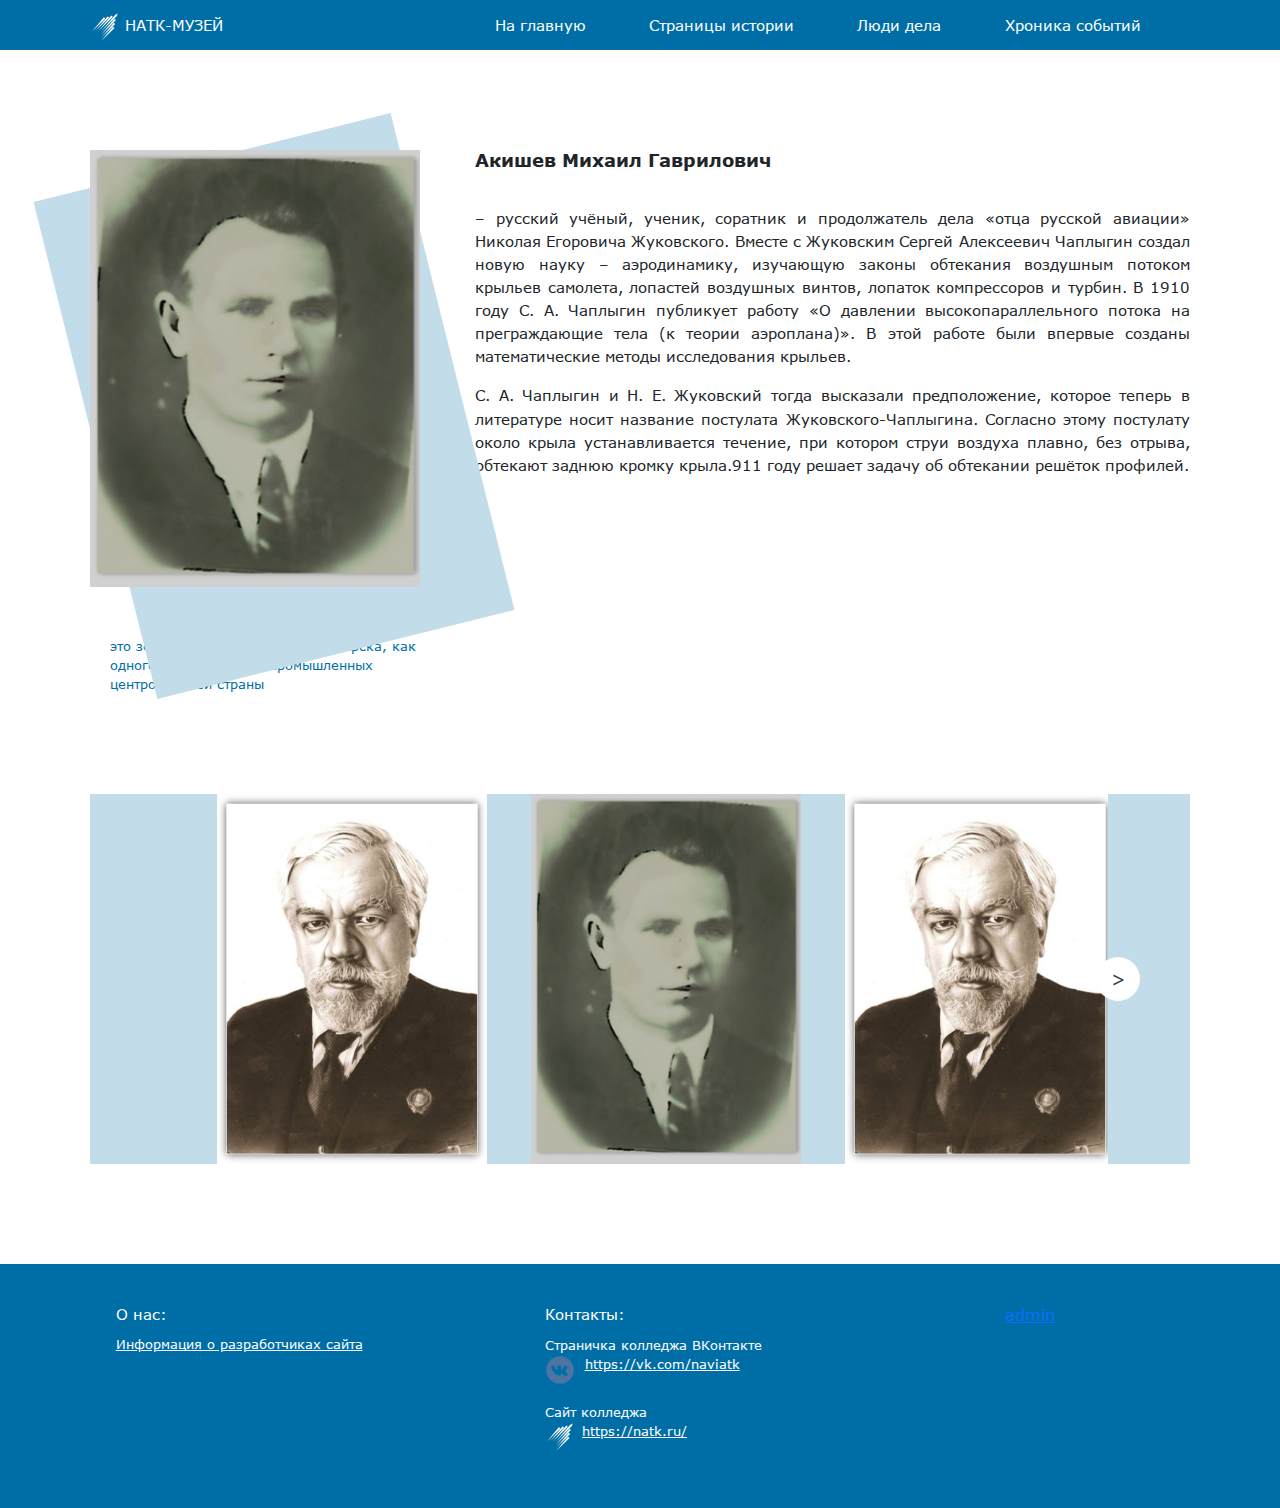
<file: pesronalities2.html>
<!DOCTYPE html>
<html lang="ru">
<head>
    <meta charset="utf-8">
    
    <title>natk-museum</title>
    <!--<link href="https://cdn.jsdelivr.net/npm/bootstrap@5.1.3/dist/css/bootstrap.min.css" rel="stylesheet" integrity="sha384-1BmE4kWBq78iYhFldvKuhfTAU6auU8tT94WrHftjDbrCEXSU1oBoqyl2QvZ6jIW3" crossorigin="anonymous">-->
   
    <link rel="stylesheet" href="css/style.css">
    <link rel="stylesheet" href="font/stylesheet.css">   
     <link rel="stylesheet" href="css/bootstrap.css">
    
    <!-- CSS only -->

<!-- JavaScript Bundle with Popper -->
<script src="https://cdn.jsdelivr.net/npm/bootstrap@5.2.3/dist/js/bootstrap.bundle.min.js" integrity="sha384-kenU1KFdBIe4zVF0s0G1M5b4hcpxyD9F7jL+jjXkk+Q2h455rYXK/7HAuoJl+0I4" crossorigin="anonymous"></script>

    <!-- JavaScript Bundle with Popper -->
    
   
    
 
</head>
<header>
  
    <nav class="navigation_main_information" ">
      <div class="container-fluid">
 
        <div class="navigation_main_information_text">
      <div class="logo">
        <a href="index.html">
          <img src="img/home.png" alt="">
           <span>НАТК-МУЗЕЙ</span>
          </a>
        </div>
     <div class="navigation_main_information_links_to_others_pages">
      <ul>
        <li>
          
         <a href="index.html">На главную </a> 
        </li>
        <li>
        <a href="main_information.html">Страницы истории </a>  
        </li>
        <li>
       <a href="pesronalities.html">Люди дела  </a>   
        </li>
        <li>
         <a href="galleryOfHistory.html">Хроника событий </a> 
        </li>

      </ul>
     </div>
       </div>
   </div>
 
   </nav>
 
 </header>
    <body>
   
    
        <main  class="personalities_blocks_main">
          <div class="container">
           
          <div class="personalities_blocks_sections">
            <div class="personalities_blocks_section1">
                <div class="personalities_blocks_section1_leftPart">
                    <div class="personalities_blocks_section1_leftPartimg">
                        <img src="img/headmaster.jpg" alt="">
                        <div class="personalities_blocks_section1_leftPart_img_Blueblock">

                        </div>
                        
                    </div><div class="personalities_blocks_section1_leftPart_text caption">
                            это зеркало становления Новосибирска, как одного из крупнейших промышленных центров нашей страны
                        </div>
                </div>
              
                <div class="personalities_blocks_section1_rightPart">
                    <h1>
                        Акишев Михаил Гаврилович
                    </h1>
                    <div class="personalities_blocks_section1_rightPart_text">
                        <p>
                            – русский учёный, ученик, соратник и продолжатель дела «отца русской авиации» Николая 
                            Егоровича Жуковского. Вместе с Жуковским Сергей Алексеевич Чаплыгин создал новую науку 
                            – аэродинамику, изучающую законы обтекания воздушным потоком крыльев самолета, лопастей
                             воздушных винтов, лопаток компрессоров и турбин. В 1910 году С. А. Чаплыгин публикует 
                             работу «О давлении высокопараллельного потока на преграждающие тела (к теории аэроплана)».
                              В этой работе были впервые созданы математические методы исследования крыльев.
                        </p>
                        <p>С. А. Чаплыгин и Н. Е. Жуковский тогда высказали предположение, которое теперь в литературе носит название постулата Жуковского-Чаплыгина. Согласно этому постулату около крыла устанавливается течение, при котором струи воздуха плавно, без отрыва, обтекают заднюю кромку крыла.911 году решает задачу об обтекании решёток профилей.</p>
                    </div>
                </div>
            </div>
        
         
        
        
        
        
         
     
          </div>
            
       
    
            <div class="personalities_blocks-slider">
              <span id="left" class="fa-solid fa-angle-left"><</span>
              <div class="carousel">
                <a href="pesronalities.html"><img src="img/chaplyginsect1.jpg" alt="img" draggable="false"></a>
               <a href="pesronalities2.html"> <img src="img/headmaster.jpg" alt="img" draggable="false"></a>
               <a href="pesronalities.html"><img src="img/chaplyginsect1.jpg" alt="img" draggable="false"></a>
               <a href="pesronalities.html"><img src="img/chaplyginsect1.jpg" alt="img" draggable="false"></a>
               <a href="pesronalities.html"><img src="img/chaplyginsect1.jpg" alt="img" draggable="false"></a>
              
              </div>
              <span id="right" class="fa-solid fa-angle-right">></span>
            </div>
            
        
        
          <script>
              const carousel = document.querySelector(".carousel"),
        firstImg = carousel.querySelectorAll("img")[0],
        arrowIcons = document.querySelectorAll(".personalities_blocks-slider span");
        
        let isDragStart = false, isDragging = false, prevPageX, prevScrollLeft, positionDiff;
        
        const showHideIcons = () => {
            // showing and hiding prev/next icon according to carousel scroll left value
            let scrollWidth = carousel.scrollWidth - carousel.clientWidth; // getting max scrollable width
            arrowIcons[0].style.display = carousel.scrollLeft == 0 ? "none" : "block";
            arrowIcons[1].style.display = carousel.scrollLeft == scrollWidth ? "none" : "block";
        }
        
        arrowIcons.forEach(icon => {
            icon.addEventListener("click", () => {
                let firstImgWidth = firstImg.clientWidth + 14; // getting first img width & adding 14 margin value
                // if clicked icon is left, reduce width value from the carousel scroll left else add to it
                carousel.scrollLeft += icon.id == "left" ? -firstImgWidth : firstImgWidth;
                setTimeout(() => showHideIcons(), 60); // calling showHideIcons after 60ms
            });
        });
        
        const autoSlide = () => {
            // if there is no image left to scroll then return from here
            if(carousel.scrollLeft - (carousel.scrollWidth - carousel.clientWidth) > -1 || carousel.scrollLeft <= 0) return;
        
            positionDiff = Math.abs(positionDiff); // making positionDiff value to positive
            let firstImgWidth = firstImg.clientWidth + 14;
            // getting difference value that needs to add or reduce from carousel left to take middle img center
            let valDifference = firstImgWidth - positionDiff;
        
            if(carousel.scrollLeft > prevScrollLeft) { // if user is scrolling to the right
                return carousel.scrollLeft += positionDiff > firstImgWidth / 3 ? valDifference : -positionDiff;
            }
            // if user is scrolling to the left
            carousel.scrollLeft -= positionDiff > firstImgWidth / 3 ? valDifference : -positionDiff;
        }
        
        const dragStart = (e) => {
            // updatating global variables value on mouse down event
            isDragStart = true;
            prevPageX = e.pageX || e.touches[0].pageX;
            prevScrollLeft = carousel.scrollLeft;
        }
        
        const dragging = (e) => {
            // scrolling images/carousel to left according to mouse pointer
            if(!isDragStart) return;
            e.preventDefault();
            isDragging = true;
            carousel.classList.add("dragging");
            positionDiff = (e.pageX || e.touches[0].pageX) - prevPageX;
            carousel.scrollLeft = prevScrollLeft - positionDiff;
            showHideIcons();
        }
        
        const dragStop = () => {
            isDragStart = false;
            carousel.classList.remove("dragging");
        
            if(!isDragging) return;
            isDragging = false;
            autoSlide();
        }
        
        carousel.addEventListener("mousedown", dragStart);
        carousel.addEventListener("touchstart", dragStart);
        
        document.addEventListener("mousemove", dragging);
        carousel.addEventListener("touchmove", dragging);
        
        document.addEventListener("mouseup", dragStop);
        carousel.addEventListener("touchend", dragStop);
            </script>        
                               
            
                            
        
         
          
           
            
            
            
          
              
            
           
            
          </div>
        </main>
        <style>
        
        
        .layer {
          
          font-size: 0.95rem;
          color: rgba(0, 87, 201,0);
        }
        
        
        .link_yakor{
          display: inline;
        }
        .link_yakor:hover .layer {
          color: rgba(0, 87, 201,1);
           transition: 0.5s;
        
        }
          
         
         
          </style>
         
          
          
         
          
         
          
        
         <footer>
          <div class="container">
         
            <div class="footer_main_inf"> 
              <div class="footer_main_inf-header">О нас: </div>
              <div class="footer_main_inf-text"> 
            
            
                <a href="#">Информация о  разработчиках сайта </a>
              
          
              
        
              </div>
            </div>
            <div class="social_media_history-museum">
              <div class="social_media_history-museum-header">
                Контакты:
              </div>
              <div class="social_media_history-museum-link">
        
                <div class="footer_button_vk"><span>Страничка колледжа  ВКонтакте</span>  <a href="%"><div class="footer_button_vk-bacground"><img src="img/1486147202-social-media-circled-network10_79475.png" alt=""><span>https://vk.com/naviatk</span></div></a></div>
               
                <div class="footer_button_vk"><span>Сайт колледжа </span><a href="%"><div class="footer_button_home-bacground"><img src="img/home.png" alt="">https://natk.ru/</div><span></span></a></div>
              </div>
              
            </div>
            <div class="admin"><a href="admin.php">admin</a> </div>
            </div>
        </footer>
        
    </body>
</html>
</file>
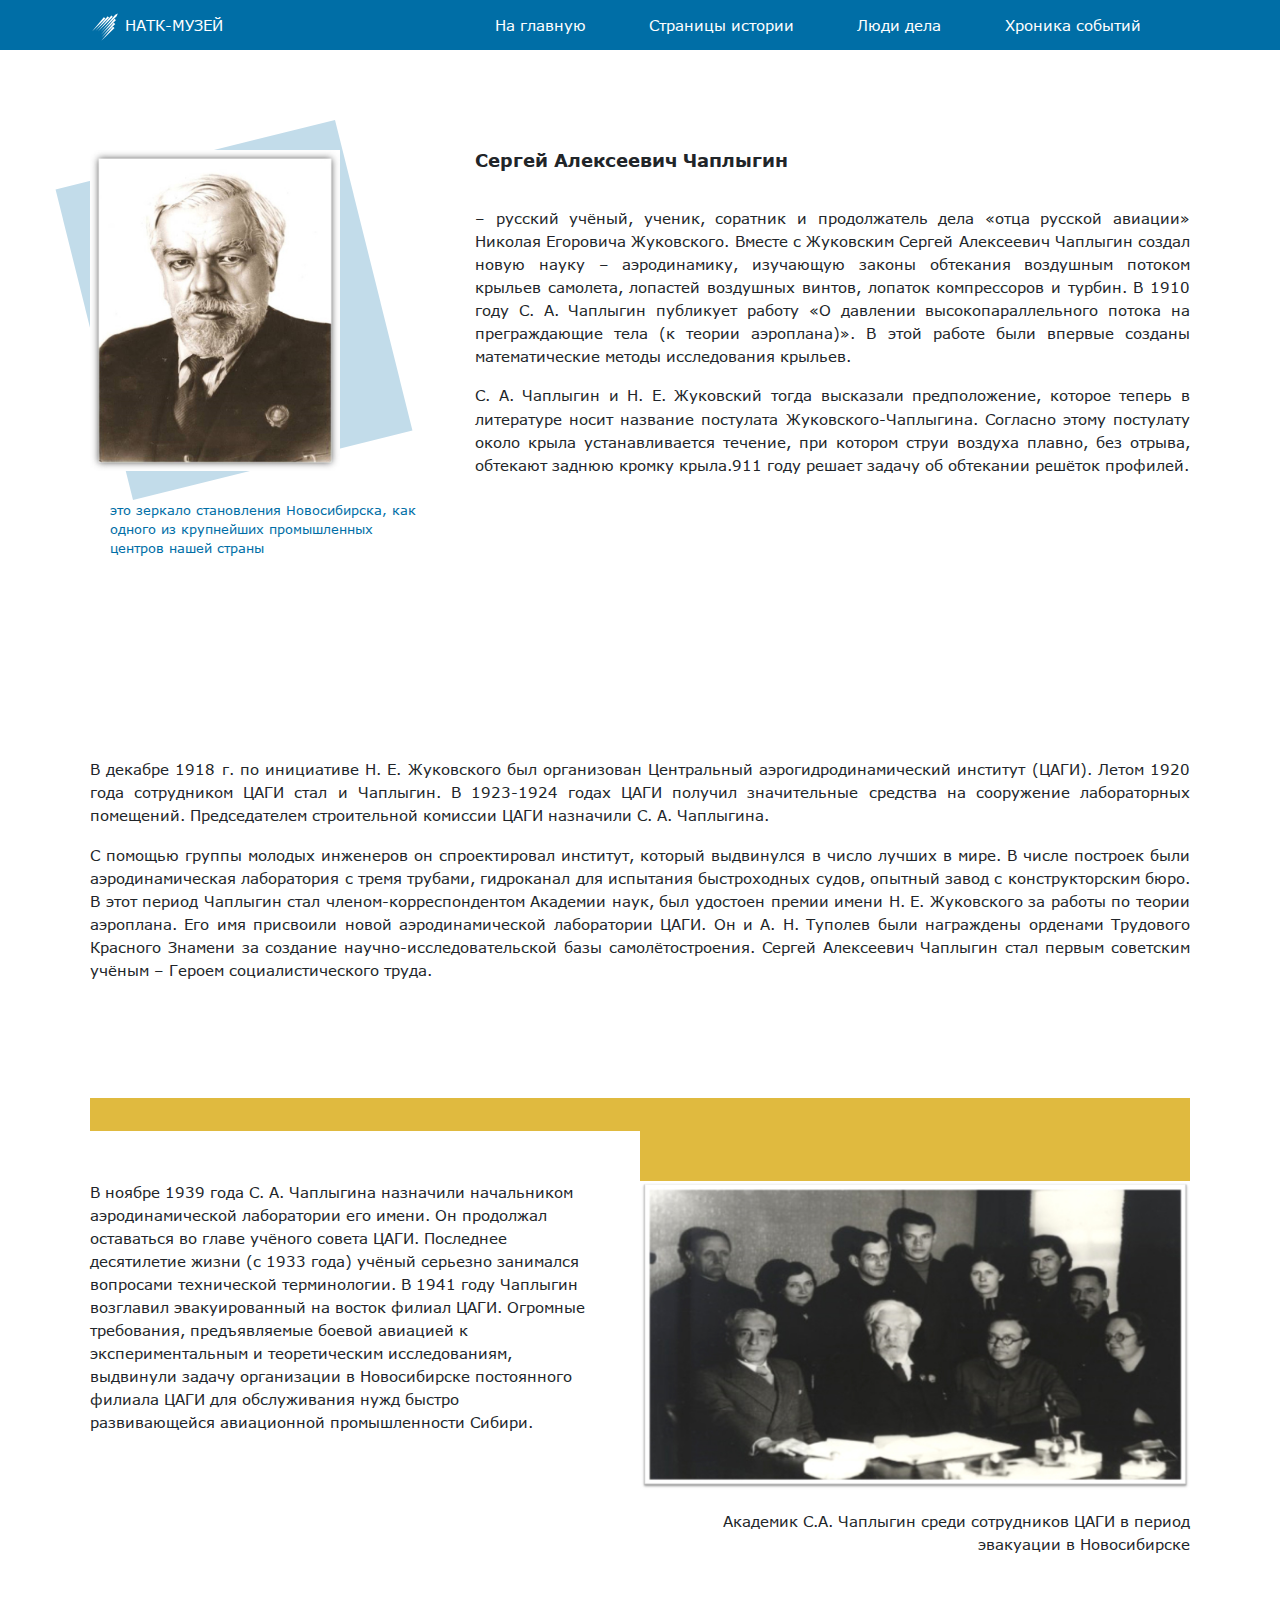
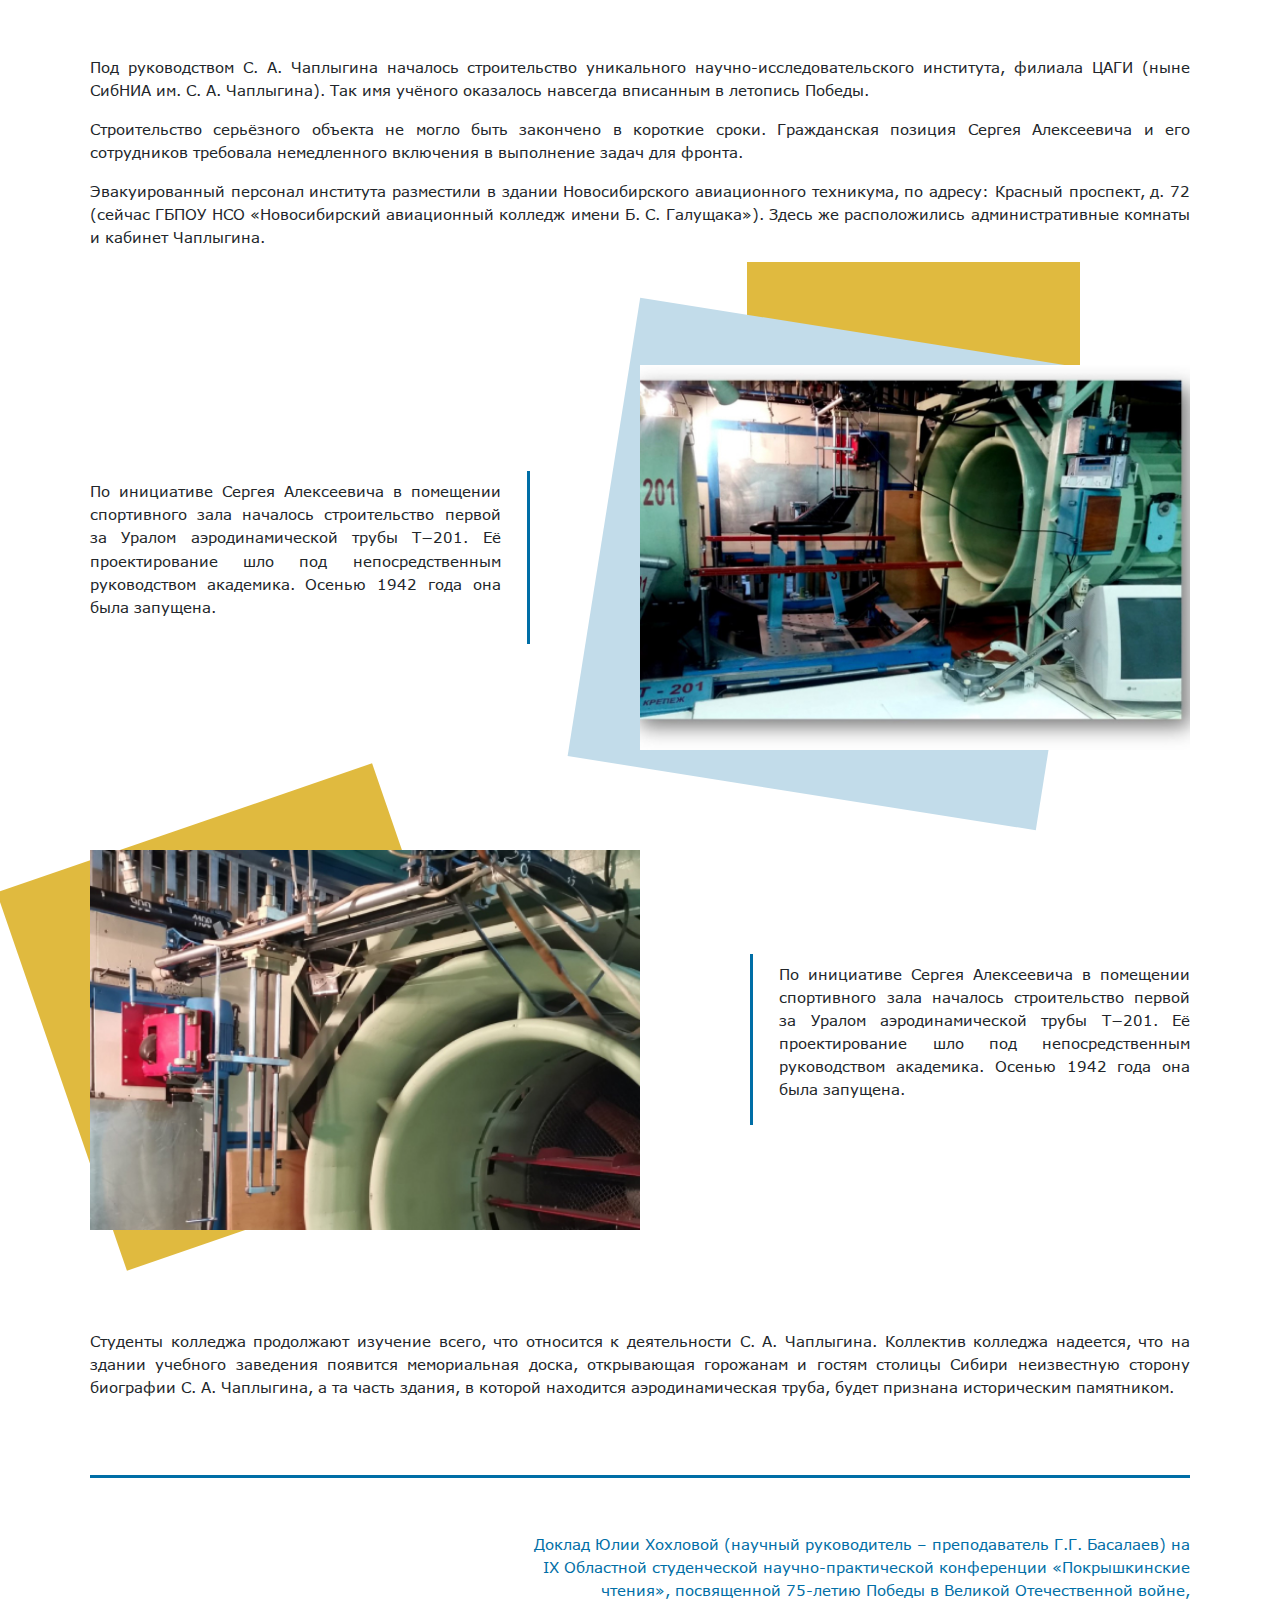
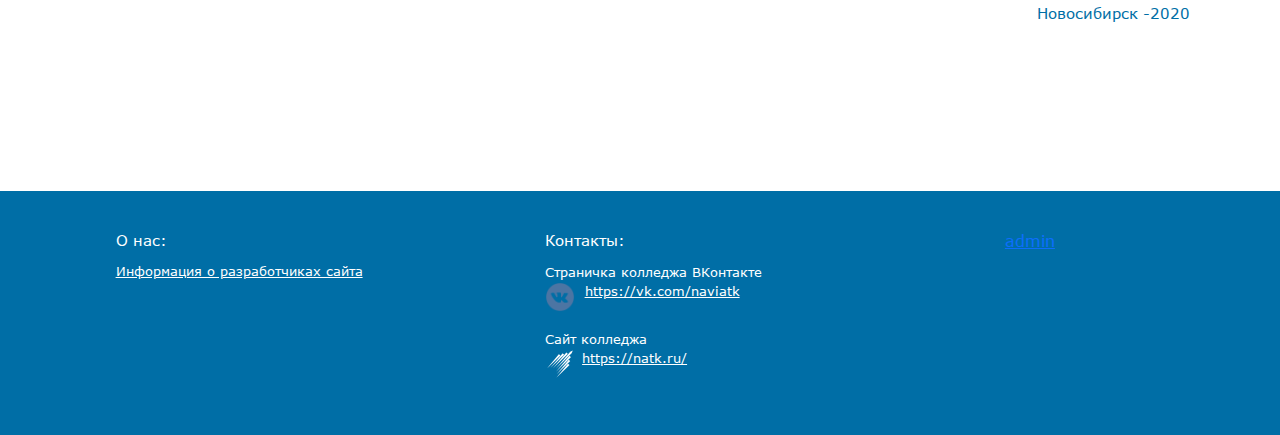
<file: pesronalitiesChaplygin.html>
<!DOCTYPE html>
<html lang="ru">
<head>
    <meta charset="utf-8">
    
    <title>natk-museum</title>
    <!--<link href="https://cdn.jsdelivr.net/npm/bootstrap@5.1.3/dist/css/bootstrap.min.css" rel="stylesheet" integrity="sha384-1BmE4kWBq78iYhFldvKuhfTAU6auU8tT94WrHftjDbrCEXSU1oBoqyl2QvZ6jIW3" crossorigin="anonymous">-->
   
    <link rel="stylesheet" href="css/style.css">
    <link rel="stylesheet" href="font/stylesheet.css">   
     <link rel="stylesheet" href="css/bootstrap.css">
    
    <!-- CSS only -->

<!-- JavaScript Bundle with Popper -->
<script src="https://cdn.jsdelivr.net/npm/bootstrap@5.2.3/dist/js/bootstrap.bundle.min.js" integrity="sha384-kenU1KFdBIe4zVF0s0G1M5b4hcpxyD9F7jL+jjXkk+Q2h455rYXK/7HAuoJl+0I4" crossorigin="anonymous"></script>

    <!-- JavaScript Bundle with Popper -->
    
   
    
 
</head>
<header>
  
    <nav class="navigation_main_information" ">
      <div class="container-fluid">
 
        <div class="navigation_main_information_text">
      <div class="logo">
        <a href="index.html">
          <img src="img/home.png" alt="">
           <span>НАТК-МУЗЕЙ</span>
          </a>
        </div>
     <div class="navigation_main_information_links_to_others_pages">
      <ul>
        <li>
          
         <a href="index.html">На главную </a> 
        </li>
        <li>
        <a href="main_information.html">Страницы истории </a>  
        </li>
        <li>
       <a href="pesronalities.html">Люди дела  </a>   
        </li>
        <li>
         <a href="galleryOfHistory.html">Хроника событий </a> 
        </li>

      </ul>
     </div>
       </div>
   </div>
 
   </nav>
 
 </header>
    <body>
   
    
        <main  class="personalities_blocks">
          <div class="container">
           
          <div class="personalities_blocks_sections">
            <div class="personalities_blocks_section1">
                <div class="personalities_blocks_section1_leftPart">
                    <div class="personalities_blocks_section1_leftPartimg">
                        <img src="img/chaplyginsmall.jpg" alt="">
                        <div class="personalities_blocks_section1_leftPart_img_Blueblock">

                        </div>
                        
                    </div><div class="personalities_blocks_section1_leftPart_text caption">
                            это зеркало становления Новосибирска, как одного из крупнейших промышленных центров нашей страны
                        </div>
                </div>
              
                <div class="personalities_blocks_section1_rightPart">
                    <h1>
                        Сергей Алексеевич Чаплыгин
                    </h1>
                    <div class="personalities_blocks_section1_rightPart_text">
                        <p>
                            – русский учёный, ученик, соратник и продолжатель дела «отца русской авиации» Николая 
                            Егоровича Жуковского. Вместе с Жуковским Сергей Алексеевич Чаплыгин создал новую науку 
                            – аэродинамику, изучающую законы обтекания воздушным потоком крыльев самолета, лопастей
                             воздушных винтов, лопаток компрессоров и турбин. В 1910 году С. А. Чаплыгин публикует 
                             работу «О давлении высокопараллельного потока на преграждающие тела (к теории аэроплана)».
                              В этой работе были впервые созданы математические методы исследования крыльев.
                        </p>
                        <p>С. А. Чаплыгин и Н. Е. Жуковский тогда высказали предположение, которое теперь в литературе носит название постулата Жуковского-Чаплыгина. Согласно этому постулату около крыла устанавливается течение, при котором струи воздуха плавно, без отрыва, обтекают заднюю кромку крыла.911 году решает задачу об обтекании решёток профилей.</p>
                    </div>
                </div>
            </div>
            <div class="personalities_blocks_section2">
                <div class="personalities_blocks_section2_additional_text">
                    <p>В декабре 1918 г. по инициативе Н. Е. Жуковского был организован Центральный аэрогидродинамический институт (ЦАГИ). Летом 1920 года сотрудником ЦАГИ стал и Чаплыгин. В 1923-1924 годах ЦАГИ получил значительные средства на сооружение лабораторных помещений. Председателем строительной комиссии ЦАГИ назначили С. А. Чаплыгина.</p>
                   
                    <p>С помощью группы молодых инженеров он спроектировал институт, который выдвинулся в число лучших в мире. В числе построек были аэродинамическая лаборатория с тремя трубами, гидроканал для испытания быстроходных судов, опытный завод с конструкторским бюро. В этот период Чаплыгин стал членом-корреспондентом Академии наук, был удостоен премии имени Н. Е. Жуковского за работы по теории аэроплана. Его имя присвоили новой аэродинамической лаборатории ЦАГИ. Он и А. Н. Туполев были награждены орденами Трудового Красного Знамени за создание научно-исследовательской базы самолётостроения. Сергей Алексеевич Чаплыгин стал первым советским учёным – Героем социалистического труда.</p>
                </div>
            </div>
            <div class="personalities_blocks_section3">
                <div class="personalities_blocks_section3_lineOrange">
                    <div class="personalities_blocks_section3_line1Orange">

                    </div>
                    <div class="personalities_blocks_section3_line2Orange">

                    </div>
                </div>
                <div class="personalities_blocks_section3_mainblocks">
                    <div class="personalities_blocks_section3_leftBlock">
                    <div class="personalities_blocks_section3_leftBlock_text">
                        <p>В ноябре 1939 года C. А. Чаплыгина назначили начальником аэродинамической лаборатории его имени. Он продолжал оставаться во главе учёного совета ЦАГИ. Последнее десятилетие жизни (с 1933 года) учёный серьезно занимался вопросами технической терминологии.
                            В 1941 году Чаплыгин возглавил эвакуированный на восток филиал ЦАГИ. Огромные требования, предъявляемые боевой авиацией к экспериментальным и теоретическим исследованиям, выдвинули задачу организации в Новосибирске постоянного филиала ЦАГИ для обслуживания нужд быстро развивающейся авиационной промышленности Сибири. </p>
                    </div>
                </div>
                <div class="personalities_blocks_section3_rightBlock">
                    <img src="img/peoplesec3.jpg" alt="">
                    <div class="personalities_blocks_section3_rightBlock_text caption ">
                        Академик С.А. Чаплыгин среди сотрудников ЦАГИ в период эвакуации в Новосибирске
                    </div>
                </div>
            </div>
                
                

            </div>
            <div class="personalities_blocks_section4">
                <div class="personalities_blocks_section2_additional_text">
                    <p>Под руководством С. А. Чаплыгина началось строительство уникального научно-исследовательского института, филиала ЦАГИ (ныне СибНИА им. С. А. Чаплыгина). Так имя учёного оказалось навсегда вписанным в летопись Победы.
                       </p>
                   <p>
                    Строительство серьёзного объекта не могло быть закончено в короткие сроки. Гражданская позиция Сергея Алексеевича и его сотрудников требовала немедленного включения в выполнение задач для фронта.
                    </p>
                    <p>
                        Эвакуированный персонал института разместили в здании Новосибирского авиационного техникума, по адресу: Красный проспект, д. 72 (сейчас ГБПОУ НСО «Новосибирский авиационный колледж имени Б. С. Галущака»). Здесь же расположились административные комнаты и кабинет Чаплыгина.</p>
                </div>
            </div>
            <div class="personalities_blocks_section5">
                <div class="personalities_blocks_section5_leftblock">
                    <div class="personalities_blocks_section5_leftblock_text">
                        <p>По инициативе Сергея Алексеевича в помещении спортивного зала началось строительство первой за Уралом аэродинамической трубы Т−201. Её проектирование шло под непосредственным руководством академика. Осенью 1942 года она была запущена. </p>
                    </div>
                    <div class="personalities_blocks_section5_leftblock_line">

                    </div>
                </div>  
                 <div class="personalities_blocks_section5_rightblock">
                <div class="personalities_blocks_section5_rightblock_img">
                    <div class="personalities_blocks_section5_rightblock_img-orange">

                    </div>
                    <div class="personalities_blocks_section5_rightblock_img-blue">
                        
                    </div>
                    <img src="img/airtube.jpg" alt="">
                    <div class="personalities_blocks_section5_rightblock_img_text caption"></div>
                </div>
            </div>
            </div>
            <div class="personalities_blocks_section6">
                   <div class="personalities_blocks_section5_rightblock">
                <div class="personalities_blocks_section5_rightblock_img">
                   
                    <div class="personalities_blocks_section5_rightblock_img-orange">
                        
                    </div>
                    <img src="img/airtube2.jpg" alt="">
                    <div class="personalities_blocks_section5_rightblock_img_text caption"></div>
                </div>
            </div>
                <div class="personalities_blocks_section5_leftblock">
                    <div class="personalities_blocks_section5_leftblock_line">
                        
                    </div>
                    <div class="personalities_blocks_section5_leftblock_text">
                        <p>По инициативе Сергея Алексеевича в помещении спортивного зала началось строительство первой за Уралом аэродинамической трубы Т−201. Её проектирование шло под непосредственным руководством академика. Осенью 1942 года она была запущена. </p>
                    </div>
                    
                </div>  
              
            </div>
            <div class="personalities_blocks_section7">
                <div class="personalities_blocks_section7text">
                    <p>Студенты колледжа продолжают изучение всего, что относится к деятельности С. А. Чаплыгина. Коллектив колледжа надеется, что на здании учебного заведения появится мемориальная доска, открывающая горожанам и гостям столицы Сибири неизвестную сторону биографии С. А. Чаплыгина, а та часть здания, в которой находится аэродинамическая труба, будет признана историческим памятником.</p>
                </div>
            </div>
         
            <div class="personalities_blocks_section8">
                <div class="personalities_blocks_section8text">
                    <p>Доклад Юлии Хохловой (научный руководитель – преподаватель Г.Г. Басалаев) на IХ Областной студенческой научно-практической конференции «Покрышкинские чтения», посвященной 75-летию Победы в Великой Отечественной войне, Новосибирск -2020</p>
                </div>
            </div>
          </div>
            
                  
                               
            
                            
        
         
          
           
            
            
            
          
              
            
           
            
          </div>
        </main>
        <style>
        
        
        .layer {
          
          font-size: 0.95rem;
          color: rgba(0, 87, 201,0);
        }
        
        
        .link_yakor{
          display: inline;
        }
        .link_yakor:hover .layer {
          color: rgba(0, 87, 201,1);
           transition: 0.5s;
        
        }
          
         
         
          </style>
         
          
          
         
          
         
          
        
         <footer>
          <div class="container">
         
            <div class="footer_main_inf"> 
              <div class="footer_main_inf-header">О нас: </div>
              <div class="footer_main_inf-text"> 
            
            
                <a href="#">Информация о  разработчиках сайта </a>
              
          
              
        
              </div>
            </div>
            <div class="social_media_history-museum">
              <div class="social_media_history-museum-header">
                Контакты:
              </div>
              <div class="social_media_history-museum-link">
        
                <div class="footer_button_vk"><span>Страничка колледжа  ВКонтакте</span>  <a href="%"><div class="footer_button_vk-bacground"><img src="img/1486147202-social-media-circled-network10_79475.png" alt=""><span>https://vk.com/naviatk</span></div></a></div>
               
                <div class="footer_button_vk"><span>Сайт колледжа </span><a href="%"><div class="footer_button_home-bacground"><img src="img/home.png" alt="">https://natk.ru/</div><span></span></a></div>
              </div>
              
            </div>
            <div class="admin"><a href="admin.php">admin</a> </div>
            </div>
        </footer>
        
    </body>
</html>
</file>
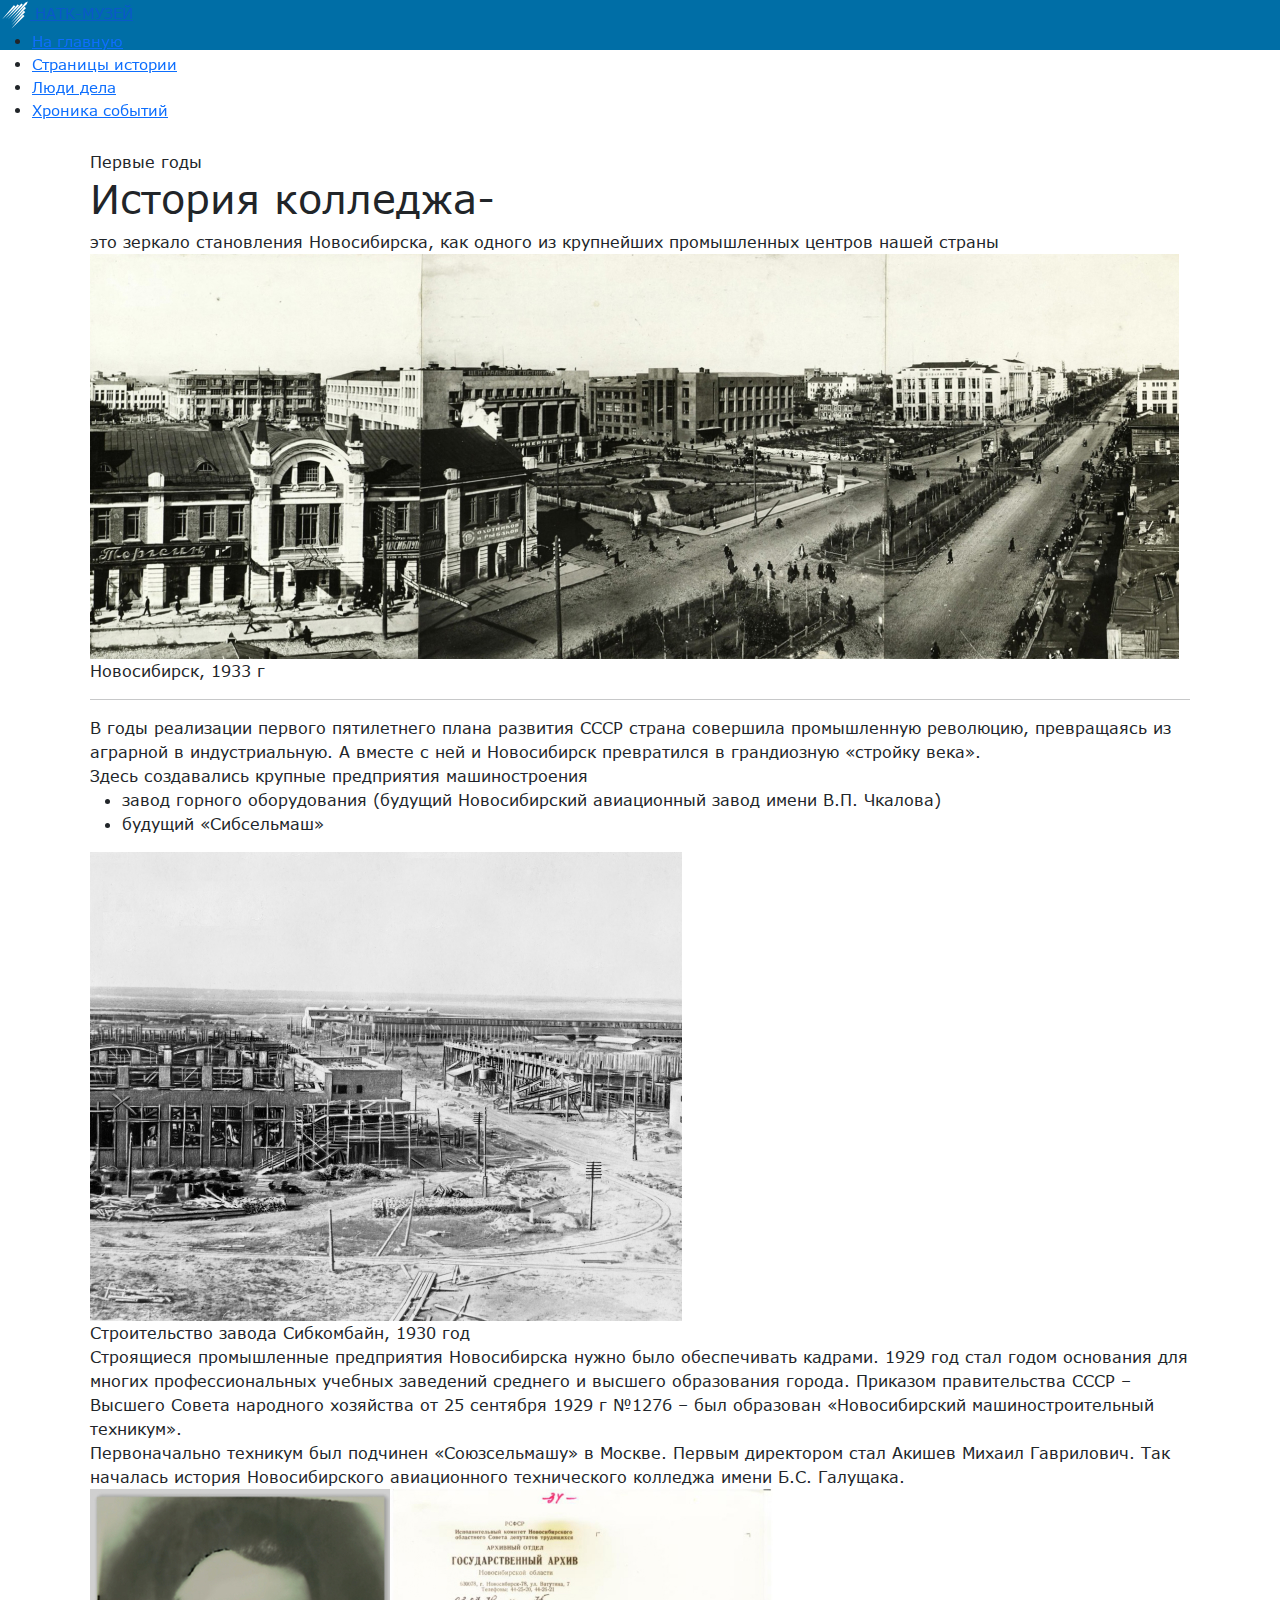
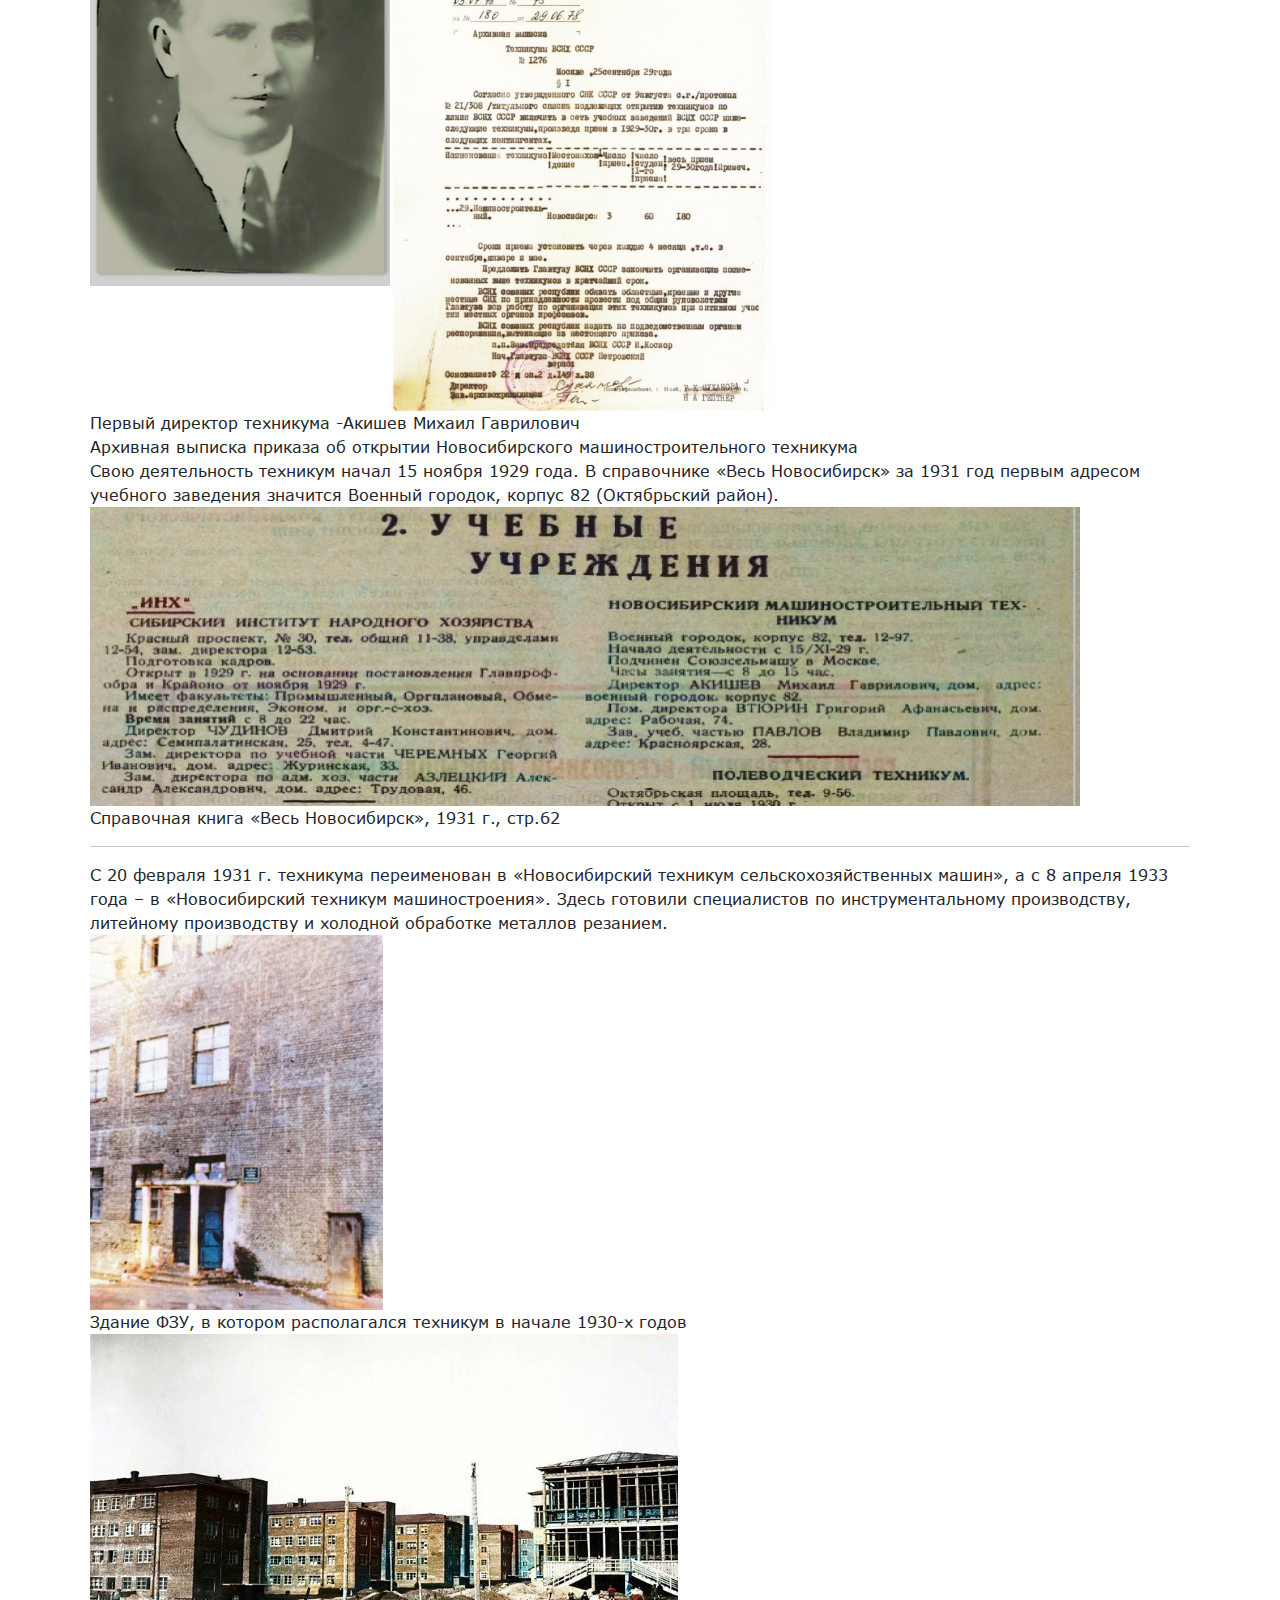
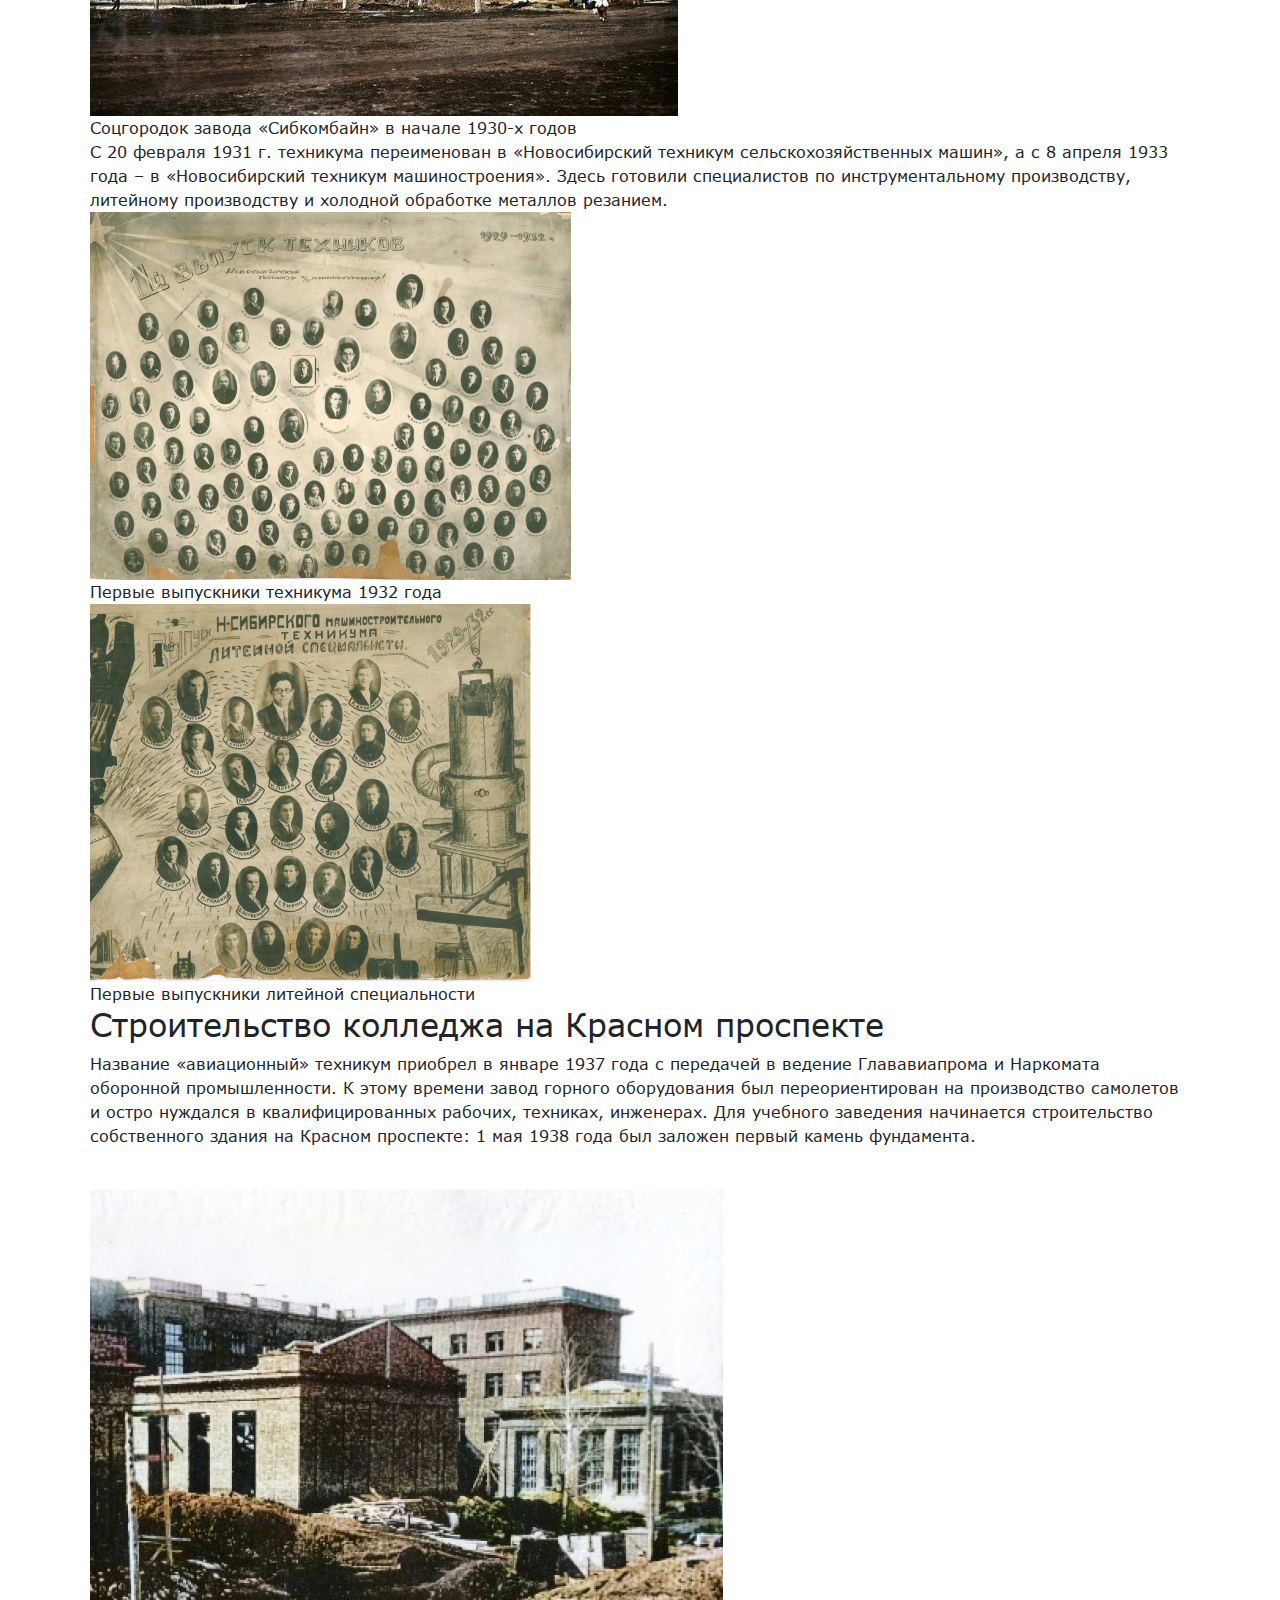
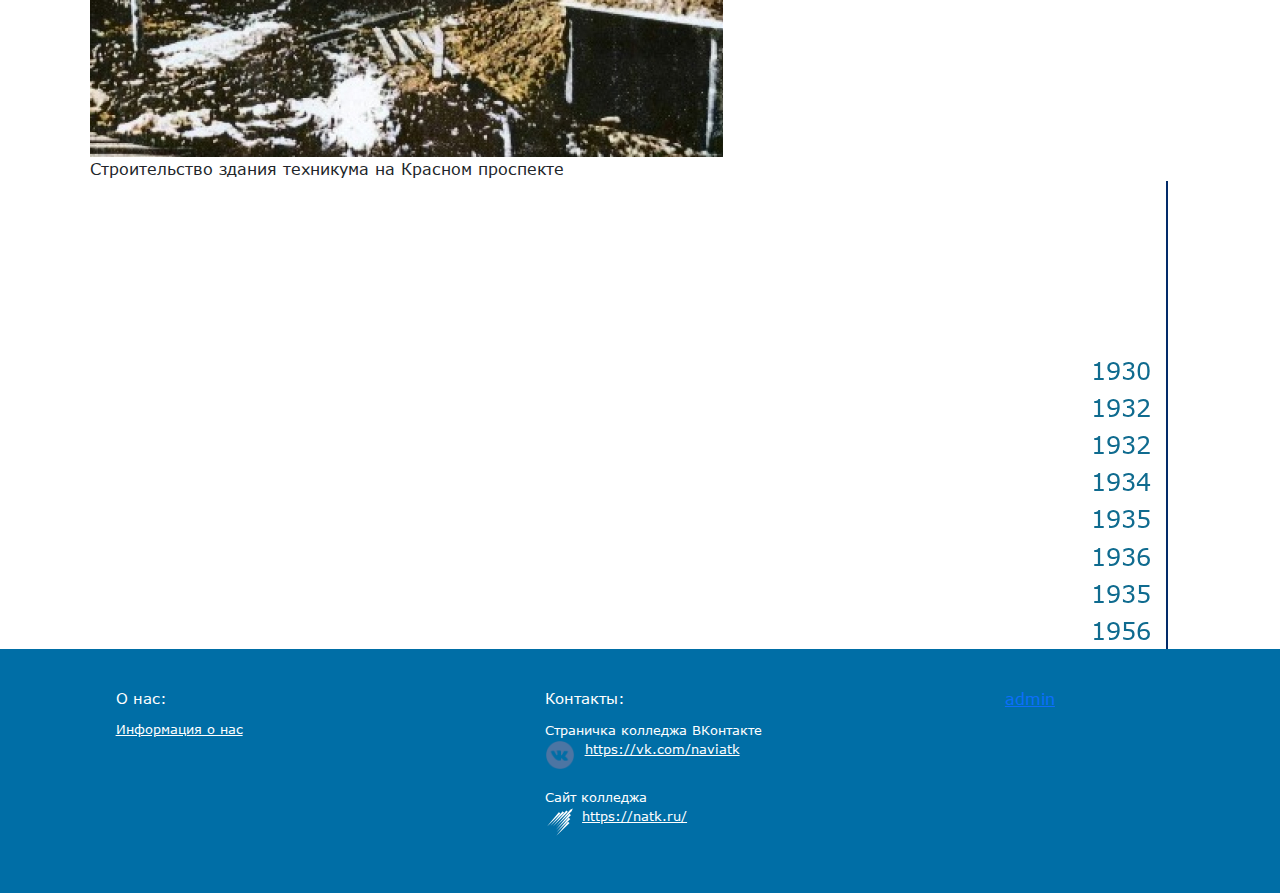
<file: prob.html>
<!DOCTYPE html>
<html lang="ru">
<head>
    <meta charset="utf-8">
    
    <title>natk-museum</title>
    <!--<link href="https://cdn.jsdelivr.net/npm/bootstrap@5.1.3/dist/css/bootstrap.min.css" rel="stylesheet" integrity="sha384-1BmE4kWBq78iYhFldvKuhfTAU6auU8tT94WrHftjDbrCEXSU1oBoqyl2QvZ6jIW3" crossorigin="anonymous">-->
   
    <link rel="stylesheet" href="css/style.css">
    <link rel="stylesheet" href="font/stylesheet.css">   
     <link rel="stylesheet" href="css/bootstrap.css">
    
    <!-- CSS only -->

<!-- JavaScript Bundle with Popper -->
<script src="https://cdn.jsdelivr.net/npm/bootstrap@5.2.3/dist/js/bootstrap.bundle.min.js" integrity="sha384-kenU1KFdBIe4zVF0s0G1M5b4hcpxyD9F7jL+jjXkk+Q2h455rYXK/7HAuoJl+0I4" crossorigin="anonymous"></script>

    <!-- JavaScript Bundle with Popper -->
    
   
    
 
</head>
<body>
    <header>
  
    <nav class="navigation_main_information" ">
      <div class="container-xxl">
 
        <div class="navigation_main_information_text">
      <div class="logo"><a href="index.html"><img src="img/home.png" alt=""> <span>НАТК-МУЗЕЙ</span></a></div>
     <div class="navigation_main_information_links_to_others_pages">
      <ul>
        <li>
          
         <a href="index.html">На главную </a> 
        </li>
        <li>
        <a href="main_information.html">Страницы истории </a>  
        </li>
        <li>
       <a href="galleryOfHistory.html">Люди дела  </a>   
        </li>
        <li>
         <a href="galleryOfHistory.html">Хроника событий </a> 
        </li>

      </ul>
     </div>
     
     
   <!--<div class="more_inf"></div>
     доп информация 
   </div>-->
       </div>
 
 
   </div>
 
   </nav>
 
    </header>
    
<main  class="main_information_blocks">
  <div class="container-fluid">
   
    <div class="main_information_sections"> 
      <!-- 1929год -->
       <div class="main_information_section1">
        <div class="container1">
        <div class="main_information_section1_part1">
          <div class="main_information_section1_text">
          <div class="main_information_section1-small_text1">
            Первые годы
          </div>
          <div class="main_information_section1-header">
            <h1>  История колледжа-</h1>
          
          </div>
          <div class="main_information_section1-main-text">
            это зеркало становления <span>Новосибирска</span>, как одного из крупнейших промышленных центров нашей <span>страны</span>
          </div>
          </div>
         
          </div>
       <div class="main_information_section1_picture_block"> 
        <div class="main_information_section1_picture">
          <div class="main_information_section1_picture_main"> <img src="img/mainpage_city.jpg" alt=""> 
            <div class="main_information_section1_picture_block_description">Новосибирск, 1933 г</div></div>
           

            <div class="main_information_section1_background_blue1">

        </div>
        <div class="main_information_section1_background_blue2">

        </div>
        <div class="main_information_section1_background_blue3">
          
        </div> 
       
        <div class="main_information_section1_background_orange">
      </div>
         </div></div>
        
       
       </div>
        </div>
       
        <div class="main_information_section2">
           <hr>
          <div class="container1">
          <div class="main_information_section2_part1">
            <div class="main_information_section2_part1_text1">
              В годы реализации первого пятилетнего плана развития СССР страна совершила промышленную революцию, 
              превращаясь из аграрной в индустриальную. А вместе с ней и Новосибирск превратился в грандиозную
               «стройку века».

            </div>
            <div class="main_information_section2_part1_text2">
              Здесь создавались крупные предприятия машиностроения 
              <ul main_information_section2_part1_text2_list>
                <li>завод горного оборудования (будущий Новосибирский авиационный завод имени В.П. Чкалова)
                </li>
                <li>
                  будущий «Сибсельмаш»</li>
              </ul>

            </div>

          </div>
          <div class="main_information_section2_part2">
            <div class="main_information_section2_part2_img">
              <img src="img/mainpagepart2.jpg" alt="">
              <div class="main_information_section2_part2_block">
                
              </div>
              <div class="main_information_section2_part2_description">
                Строительство завода Сибкомбайн, 1930 год
              </div>
              

              
            </div>
          
          </div>
        </div>
        </div>
        <div class="main_information_section3">
          <div class="container1">
            <div class="text">
              Строящиеся промышленные предприятия Новосибирска нужно было обеспечивать кадрами. 1929 год стал годом основания для многих профессиональных учебных заведений среднего и высшего образования города. Приказом правительства СССР – Высшего Совета народного хозяйства от 25 сентября 1929 г №1276 – был образован «Новосибирский машиностроительный техникум». 


          </div>
          <div class="text">


            Первоначально техникум был подчинен «Союзсельмашу» в Москве. Первым директором стал Акишев Михаил Гаврилович. Так началась история Новосибирского авиационного технического колледжа имени Б.С. Галущака.</div>
        </div>
       </div>
       <div class="main_information_section4">
        <div class="main_information_section4_part1">
          <div class="container1" style="display: flex;">
            <div class="main_information_section4_picture1">
              <img src="img/headmaster.jpg" alt="">
              <div class="main_information_section4_block_blue">

              </div> 
              </div>
              <div class="main_information_section4_picture2">
                
                <img src="img/document_about_open_college.jpg" alt="">

                <div class="main_information_section4_block_orange">
  
                </div>
                
              </div>
         
          </div>
        
       </div>
       <div class="main_information_section4_part2">
        <div class="main_information_section4_part2_textfull">
        <div class="main_information_section4_part2_text1">
          Первый директор техникума   -Акишев Михаил Гаврилович
        </div>
        <div class="main_information_section4_part2_text2">
          Архивная выписка приказа об открытии Новосибирского машиностроительного 
техникума
        </div>
      </div>
       </div>
    </div> 
    <div class="main_information_section5">
      <div class="container1">
        <div class="main_information_section5_img">
          <div class="main_information_section5_img_text">
            Свою деятельность техникум начал 15 ноября 1929 года. В справочнике «Весь Новосибирск» за 1931 год первым адресом учебного заведения значится Военный городок, корпус 82 (Октябрьский район).
          </div>
          <img src="img/infbook.jpg" alt="">
          <div class="main_information_section5_img_block_blue">

          </div>
          <div class="main_information_section5_caption">
            Справочная книга «Весь Новосибирск», 1931 г., стр.62
          </div>
        </div>
      </div>
    </div>
    <div class="main_information_section6">
      <hr>
      <div class="container1">
      <div class="main_information_section6_part1">
        <div class="main_information_section6_part1_text">
          С 20 февраля 1931 г. техникума переименован в «Новосибирский техникум сельскохозяйственных машин», а с 8 апреля 1933 года – в «Новосибирский техникум машиностроения». Здесь готовили специалистов по инструментальному производству, литейному производству и холодной обработке металлов резанием.
        </div> 
      </div>
        <div class="main_information_section6_part2">
          <div class="main_information_section6_part2_img1">
            <img src="img/FZUbuilding.jpg" alt="">
            <div class="main_information_section6_part2_text">
              Здание ФЗУ, в котором располагался техникум в начале 1930-х годов
            </div>
          </div>
          <div class="main_information_section6_part2_img2">
            <img src="img/Soczgorodoc.jpg" alt="">
            <div class="main_information_section6_part2_text">
              Соцгородок завода «Сибкомбайн» в начале 1930-х годов
            </div>
          </div>
        </div>
     </div>
    </div>
    <div class="main_information_section7">
      <div class="container1">
        <div class="main_information_section7_inf">
          <div class="main_information_section7_inf_part1">
            С 20 февраля 1931 г. техникума переименован в «Новосибирский техникум сельскохозяйственных машин», а с 8 апреля 1933 года – в «Новосибирский техникум машиностроения». Здесь готовили специалистов по инструментальному производству, литейному производству и холодной обработке металлов резанием.
          </div>
          <div class="main_information_section7_inf_part2">
            <div class="main_information_section7_inf_part2_img1">
              <img src="img/7(1).jpg" alt="">
              <div class="main_information_section7_inf_part2_img1_text">
                Первые выпускники техникума 1932 года
              </div>
            </div>
            <div class="main_information_section7_inf_part2_img2">
              <img src="img/7(2).jpg" alt="">
              <div class="main_information_section7_inf_part2_img2_text">
                Первые выпускники литейной специальности
              </div>
            </div>
          </div>
        </div>
      </div>
      <div class="main_information_section7_orange">

      </div>
    </div>
    <div class="main_information_section8">
      <div class="container1">
        <div class="main_information_section8_inf">
          <div class="main_information_section8_inf_part1">
            <h2>Строительство колледжа 
              на Красном проспекте </h2>
            <div class="main_information_section8_inf_part1_text">
              <p>Название <span>«авиационный»</span> техникум приобрел в январе 1937 года с передачей в ведение Глававиапрома и Наркомата оборонной промышленности. К этому времени завод горного оборудования был переориентирован на производство самолетов и остро нуждался в квалифицированных рабочих, техниках, инженерах. Для учебного заведения начинается строительство собственного здания на Красном проспекте: <span>1 мая 1938 года</span>  был заложен первый камень фундамента.</p>
            </div>
          </div>
          <div class="main_information_section8_inf_part2">
            <img src="img/constractionofcenter.jpg" alt="">
            <div class="main_information_section8_inf_part2_caption">
              Строительство здания техникума на Красном проспекте
            </div>
          </div>
        </div>
      </div>
    </div>
    </div>        
                       
    
                    

 
  <div class="main_information_navigation_of_blocks" style="margin-right : 2%; margin-left : 4.6rem;"> 
      <div class=" main_information_navigation ">
      <div class="main_information_navigation_yakors"> 
        <div class="link_yakor">
       
          <a href="#yakor1" class="bloggoo">1930</a>
          
        </div>
        <div class="link_yakor">
       
          <a href="#yakor2" class="bloggoo">1932</a>
          
        </div>
        <div class="link_yakor">
         
          <a href="#yakor3" class="bloggoo">1932</a>
          
        </div>
        <div class="link_yakor">
         
          <a href="#yakor4" class="bloggoo">1934</a>
          
        </div>
        <div class="link_yakor">
        
          <a href="#yakor5" class="bloggoo">1935</a>
          
        </div>
        <div class="link_yakor">
         
          <a href="#yakor6" class="bloggoo">1936</a>
          
        </div>
        <div class="link_yakor">
         
          <a href="#yakor7" class="bloggoo">1935</a>
          
        </div>
        <div class="link_yakor">
         
          <a href="#yakor8" class="bloggoo">1956</a>
          
        </div>
        
       
       <style>
   
        
       
       
        .main_information_navigation{position:-webkit-sticky; position:sticky; top:150px;padding-top: 170px;}
          </style>
      </div>
  </div>
  
 
  </div>
 
   
    
    
    
  
      
    
   
    
  </div>
</main>
<style>


.layer {
  
  font-size: 0.95rem;
  color: rgba(0, 87, 201,0);
}


.link_yakor{
  display: inline;
}
.link_yakor:hover .layer {
  color: rgba(0, 87, 201,1);
   transition: 0.5s;

}
  
 
 
  </style>
 
  
  
 
  
 
  

 <footer>
  <div class="container">
 
    <div class="footer_main_inf"> 
      <div class="footer_main_inf-header">О нас: </div>
      <div class="footer_main_inf-text"> 
    
    
        <a href="#">Информация о нас</a>
      
  
      

      </div>
    </div>
    <div class="social_media_history-museum">
      <div class="social_media_history-museum-header">
        Контакты:
      </div>
      <div class="social_media_history-museum-link">

        <div class="footer_button_vk"><span>Страничка колледжа  ВКонтакте</span>  <a href="%"><div class="footer_button_vk-bacground"><img src="img/1486147202-social-media-circled-network10_79475.png" alt=""><span>https://vk.com/naviatk</span></div></a></div>
       
        <div class="footer_button_vk"><span>Сайт колледжа </span><a href="%"><div class="footer_button_home-bacground"><img src="img/home.png" alt="">https://natk.ru/</div><span></span></a></div>
      </div>
      
    </div>
    <div class="admin"><a href="admin.php">admin</a> </div>
    </div>
</footer>

</body>
</html>
</file>
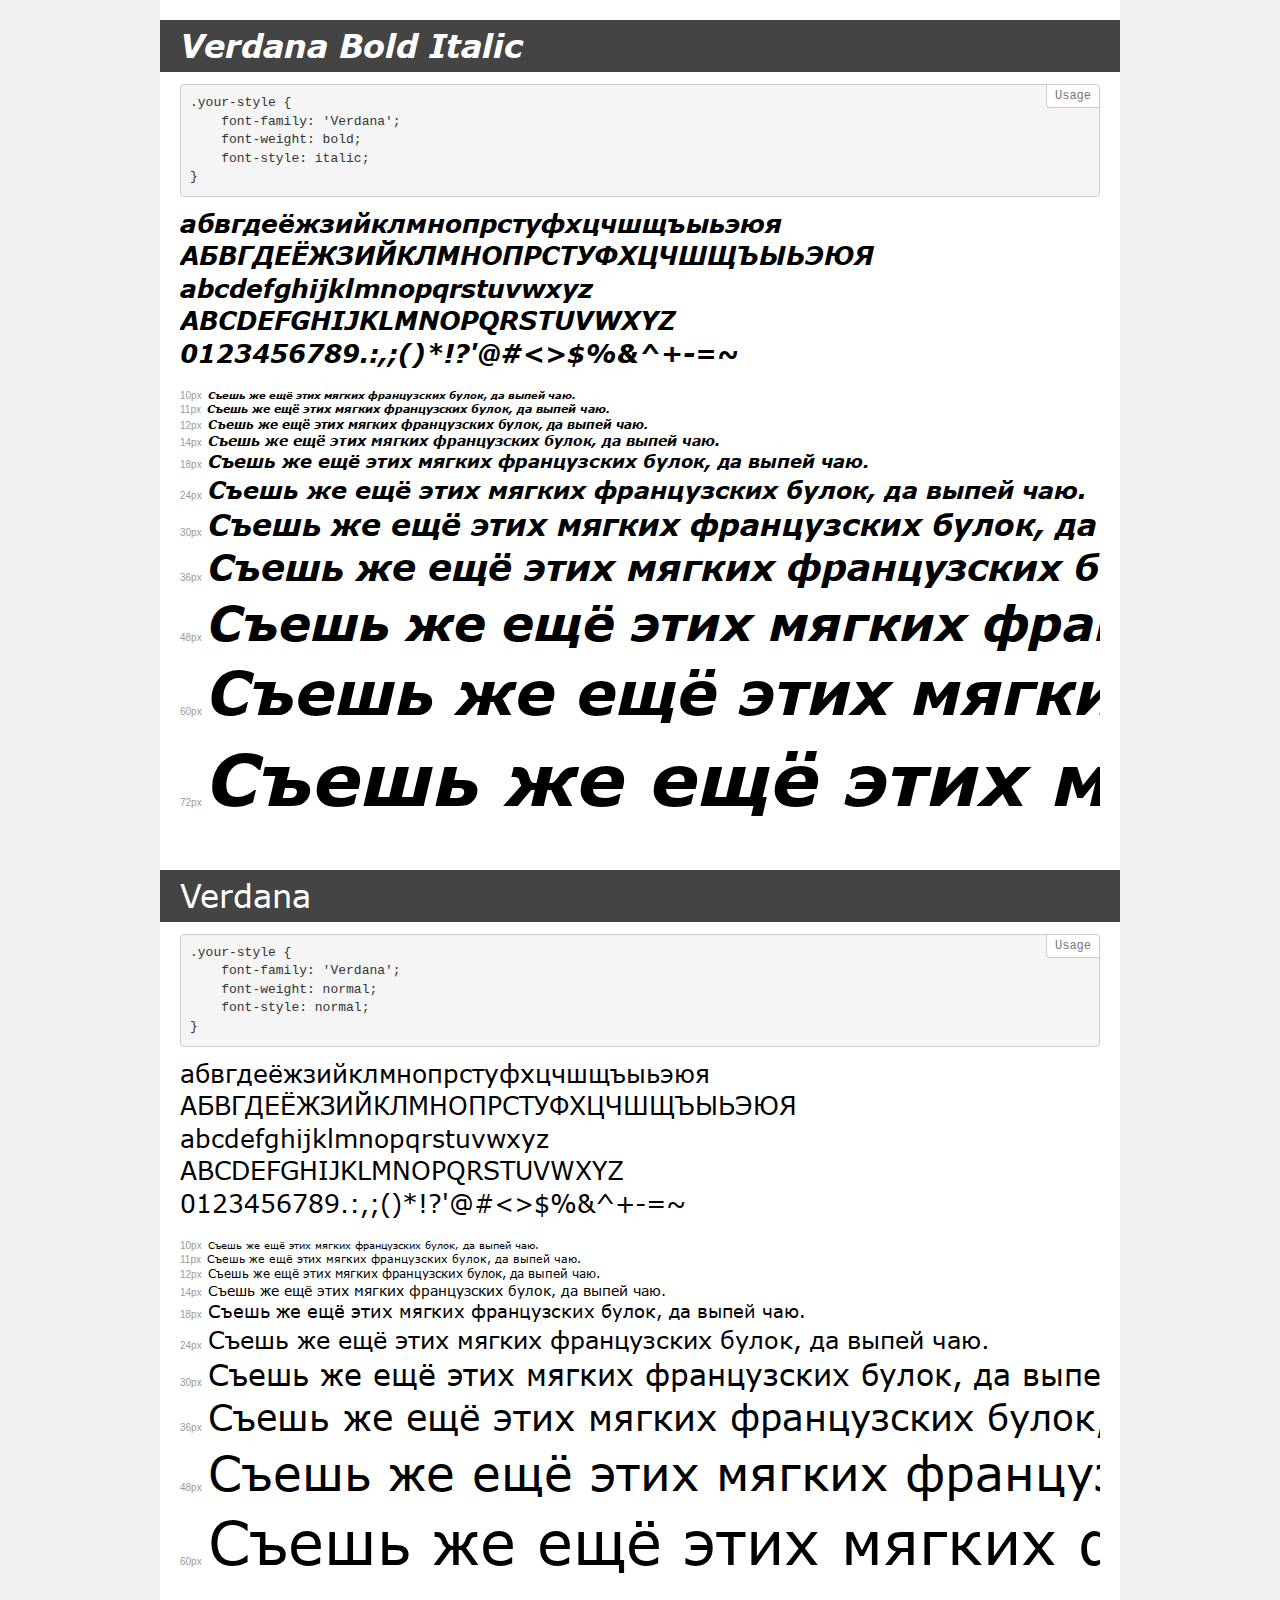
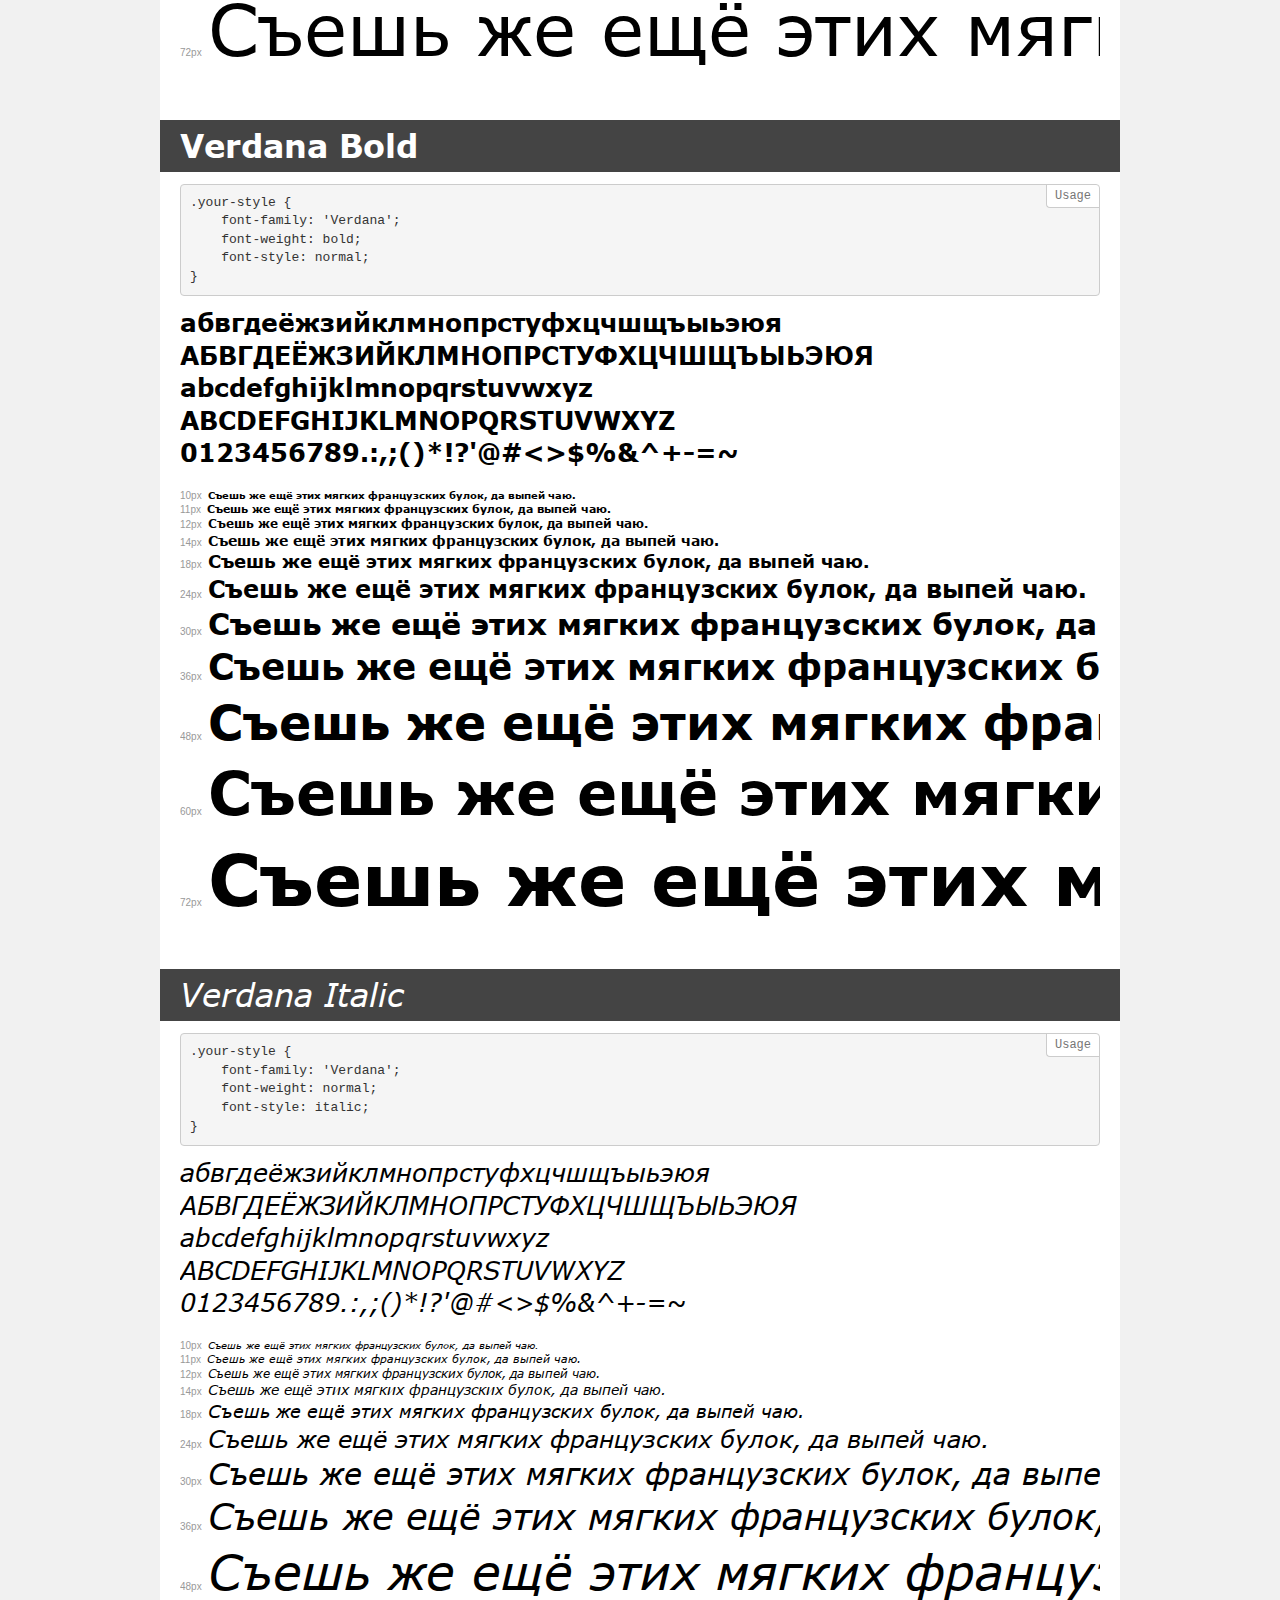
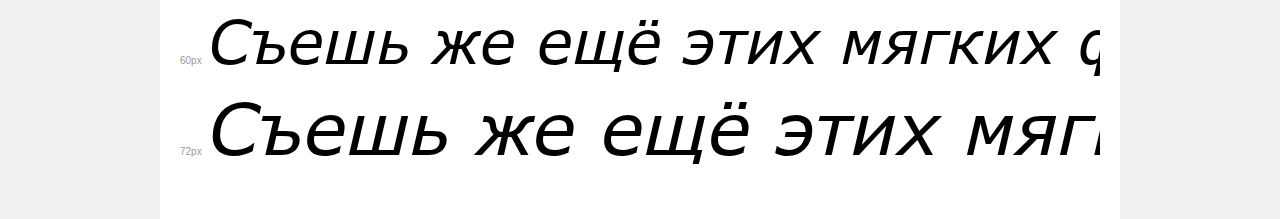
<file: font/demo.html>
<!DOCTYPE html>
<html>
<head>
	<meta charset="utf-8">
	<meta http-equiv="X-UA-Compatible" content="IE=edge">
	<meta name="viewport" content="width=device-width, initial-scale=1">
	<meta name="robots" content="noindex, noarchive">
	<title>Transfonter demo</title>
	<link href="stylesheet.css" rel="stylesheet">
	<style>
		/*
		http://meyerweb.com/eric/tools/css/reset/
		v2.0 | 20110126
		License: none (public domain)
		*/
		html, body, div, span, applet, object, iframe,
		h1, h2, h3, h4, h5, h6, p, blockquote, pre,
		a, abbr, acronym, address, big, cite, code,
		del, dfn, em, img, ins, kbd, q, s, samp,
		small, strike, strong, sub, sup, tt, var,
		b, u, i, center,
		dl, dt, dd, ol, ul, li,
		fieldset, form, label, legend,
		table, caption, tbody, tfoot, thead, tr, th, td,
		article, aside, canvas, details, embed,
		figure, figcaption, footer, header, hgroup,
		menu, nav, output, ruby, section, summary,
		time, mark, audio, video {
			margin: 0;
			padding: 0;
			border: 0;
			font-size: 100%;
			font: inherit;
			vertical-align: baseline;
		}
		/* HTML5 display-role reset for older browsers */
		article, aside, details, figcaption, figure,
		footer, header, hgroup, menu, nav, section {
			display: block;
		}
		body {
			line-height: 1;
		}
		ol, ul {
			list-style: none;
		}
		blockquote, q {
			quotes: none;
		}
		blockquote:before, blockquote:after,
		q:before, q:after {
			content: '';
			content: none;
		}
		table {
			border-collapse: collapse;
			border-spacing: 0;
		}
		/* common styles */
		body {
			background: #f1f1f1;
			color: #000;
		}
		.page {
			background: #fff;
			width: 920px;
			margin: 0 auto;
			padding: 20px 20px 0 20px;
			overflow: hidden;
		}
		.font-container {
			overflow-x: auto;
			overflow-y: hidden;
			margin-bottom: 40px;
			line-height: 1.3;
			white-space: nowrap;
			padding-bottom: 5px;
		}
		h1 {
			position: relative;
			background: #444;
			font-size: 32px;
			color: #fff;
			padding: 10px 20px;
			margin: 0 -20px 12px -20px;
		}
		.letters {
			font-size: 25px;
			margin-bottom: 20px;
		}
		.s10:before {
			content: '10px';
		}
		.s11:before {
			content: '11px';
		}
		.s12:before {
			content: '12px';
		}
		.s14:before {
			content: '14px';
		}
		.s18:before {
			content: '18px';
		}
		.s24:before {
			content: '24px';
		}
		.s30:before {
			content: '30px';
		}
		.s36:before {
			content: '36px';
		}
		.s48:before {
			content: '48px';
		}
		.s60:before {
			content: '60px';
		}
		.s72:before {
			content: '72px';
		}
		.s10:before, .s11:before, .s12:before, .s14:before,
		.s18:before, .s24:before, .s30:before, .s36:before,
		.s48:before, .s60:before, .s72:before {
			font-family: Arial, sans-serif;
			font-size: 10px;
			font-weight: normal;
			font-style: normal;
			color: #999;
			padding-right: 6px;
		}
		pre {
			display: block;
			position: relative;
			padding: 9px;
			margin: 0 0 10px;
			font-family: Monaco, Menlo, Consolas, "Courier New", monospace !important;
			font-size: 13px;
			line-height: 1.428571429;
			color: #333;
			font-weight: normal !important;
			font-style: normal !important;
			background-color: #f5f5f5;
			border: 1px solid #ccc;
			overflow-x: auto;
			border-radius: 4px;
		}
		pre:after {
			display: block;
			position: absolute;
			right: 0;
			top: 0;
			content: 'Usage';
			line-height: 1;
			padding: 5px 8px;
			font-size: 12px;
			color: #767676;
			background-color: #fff;
			border: 1px solid #ccc;
			border-right: none;
			border-top: none;
			border-radius: 0 4px 0 4px;
			z-index: 10;
		}
		/* responsive */
		@media (max-width: 959px) {
			.page {
				width: auto;
				margin: 0;
			}
		}
	</style>
</head>
<body>
<div class="page">
	<div class="demo" style="font-family: 'Verdana'; font-weight: bold; font-style: italic;">
		<h1>Verdana Bold Italic</h1>
		<pre>.your-style {
    font-family: 'Verdana';
    font-weight: bold;
    font-style: italic;
}</pre>
		<div class="font-container">
			<p class="letters">
				абвгдеёжзийклмнопрстуфхцчшщъыьэюя <br />
				АБВГДЕЁЖЗИЙКЛМНОПРСТУФХЦЧШЩЪЫЬЭЮЯ <br />
				abcdefghijklmnopqrstuvwxyz <br />
				ABCDEFGHIJKLMNOPQRSTUVWXYZ <br />				0123456789.:,;()*!?'@#<>$%&^+-=~
			</p>
			<p class="s10" style="font-size: 10px;">Съешь же ещё этих мягких французских булок, да выпей чаю.</p>
			<p class="s11" style="font-size: 11px;">Съешь же ещё этих мягких французских булок, да выпей чаю.</p>
			<p class="s12" style="font-size: 12px;">Съешь же ещё этих мягких французских булок, да выпей чаю.</p>
			<p class="s14" style="font-size: 14px;">Съешь же ещё этих мягких французских булок, да выпей чаю.</p>
			<p class="s18" style="font-size: 18px;">Съешь же ещё этих мягких французских булок, да выпей чаю.</p>
			<p class="s24" style="font-size: 24px;">Съешь же ещё этих мягких французских булок, да выпей чаю.</p>
			<p class="s30" style="font-size: 30px;">Съешь же ещё этих мягких французских булок, да выпей чаю.</p>
			<p class="s36" style="font-size: 36px;">Съешь же ещё этих мягких французских булок, да выпей чаю.</p>
			<p class="s48" style="font-size: 48px;">Съешь же ещё этих мягких французских булок, да выпей чаю.</p>
			<p class="s60" style="font-size: 60px;">Съешь же ещё этих мягких французских булок, да выпей чаю.</p>
			<p class="s72" style="font-size: 72px;">Съешь же ещё этих мягких французских булок, да выпей чаю.</p>
		</div>
	</div>
	<div class="demo" style="font-family: 'Verdana'; font-weight: normal; font-style: normal;">
		<h1>Verdana</h1>
		<pre>.your-style {
    font-family: 'Verdana';
    font-weight: normal;
    font-style: normal;
}</pre>
		<div class="font-container">
			<p class="letters">
				абвгдеёжзийклмнопрстуфхцчшщъыьэюя <br />
				АБВГДЕЁЖЗИЙКЛМНОПРСТУФХЦЧШЩЪЫЬЭЮЯ <br />
				abcdefghijklmnopqrstuvwxyz <br />
				ABCDEFGHIJKLMNOPQRSTUVWXYZ <br />				0123456789.:,;()*!?'@#<>$%&^+-=~
			</p>
			<p class="s10" style="font-size: 10px;">Съешь же ещё этих мягких французских булок, да выпей чаю.</p>
			<p class="s11" style="font-size: 11px;">Съешь же ещё этих мягких французских булок, да выпей чаю.</p>
			<p class="s12" style="font-size: 12px;">Съешь же ещё этих мягких французских булок, да выпей чаю.</p>
			<p class="s14" style="font-size: 14px;">Съешь же ещё этих мягких французских булок, да выпей чаю.</p>
			<p class="s18" style="font-size: 18px;">Съешь же ещё этих мягких французских булок, да выпей чаю.</p>
			<p class="s24" style="font-size: 24px;">Съешь же ещё этих мягких французских булок, да выпей чаю.</p>
			<p class="s30" style="font-size: 30px;">Съешь же ещё этих мягких французских булок, да выпей чаю.</p>
			<p class="s36" style="font-size: 36px;">Съешь же ещё этих мягких французских булок, да выпей чаю.</p>
			<p class="s48" style="font-size: 48px;">Съешь же ещё этих мягких французских булок, да выпей чаю.</p>
			<p class="s60" style="font-size: 60px;">Съешь же ещё этих мягких французских булок, да выпей чаю.</p>
			<p class="s72" style="font-size: 72px;">Съешь же ещё этих мягких французских булок, да выпей чаю.</p>
		</div>
	</div>
	<div class="demo" style="font-family: 'Verdana'; font-weight: bold; font-style: normal;">
		<h1>Verdana Bold</h1>
		<pre>.your-style {
    font-family: 'Verdana';
    font-weight: bold;
    font-style: normal;
}</pre>
		<div class="font-container">
			<p class="letters">
				абвгдеёжзийклмнопрстуфхцчшщъыьэюя <br />
				АБВГДЕЁЖЗИЙКЛМНОПРСТУФХЦЧШЩЪЫЬЭЮЯ <br />
				abcdefghijklmnopqrstuvwxyz <br />
				ABCDEFGHIJKLMNOPQRSTUVWXYZ <br />				0123456789.:,;()*!?'@#<>$%&^+-=~
			</p>
			<p class="s10" style="font-size: 10px;">Съешь же ещё этих мягких французских булок, да выпей чаю.</p>
			<p class="s11" style="font-size: 11px;">Съешь же ещё этих мягких французских булок, да выпей чаю.</p>
			<p class="s12" style="font-size: 12px;">Съешь же ещё этих мягких французских булок, да выпей чаю.</p>
			<p class="s14" style="font-size: 14px;">Съешь же ещё этих мягких французских булок, да выпей чаю.</p>
			<p class="s18" style="font-size: 18px;">Съешь же ещё этих мягких французских булок, да выпей чаю.</p>
			<p class="s24" style="font-size: 24px;">Съешь же ещё этих мягких французских булок, да выпей чаю.</p>
			<p class="s30" style="font-size: 30px;">Съешь же ещё этих мягких французских булок, да выпей чаю.</p>
			<p class="s36" style="font-size: 36px;">Съешь же ещё этих мягких французских булок, да выпей чаю.</p>
			<p class="s48" style="font-size: 48px;">Съешь же ещё этих мягких французских булок, да выпей чаю.</p>
			<p class="s60" style="font-size: 60px;">Съешь же ещё этих мягких французских булок, да выпей чаю.</p>
			<p class="s72" style="font-size: 72px;">Съешь же ещё этих мягких французских булок, да выпей чаю.</p>
		</div>
	</div>
	<div class="demo" style="font-family: 'Verdana'; font-weight: normal; font-style: italic;">
		<h1>Verdana Italic</h1>
		<pre>.your-style {
    font-family: 'Verdana';
    font-weight: normal;
    font-style: italic;
}</pre>
		<div class="font-container">
			<p class="letters">
				абвгдеёжзийклмнопрстуфхцчшщъыьэюя <br />
				АБВГДЕЁЖЗИЙКЛМНОПРСТУФХЦЧШЩЪЫЬЭЮЯ <br />
				abcdefghijklmnopqrstuvwxyz <br />
				ABCDEFGHIJKLMNOPQRSTUVWXYZ <br />				0123456789.:,;()*!?'@#<>$%&^+-=~
			</p>
			<p class="s10" style="font-size: 10px;">Съешь же ещё этих мягких французских булок, да выпей чаю.</p>
			<p class="s11" style="font-size: 11px;">Съешь же ещё этих мягких французских булок, да выпей чаю.</p>
			<p class="s12" style="font-size: 12px;">Съешь же ещё этих мягких французских булок, да выпей чаю.</p>
			<p class="s14" style="font-size: 14px;">Съешь же ещё этих мягких французских булок, да выпей чаю.</p>
			<p class="s18" style="font-size: 18px;">Съешь же ещё этих мягких французских булок, да выпей чаю.</p>
			<p class="s24" style="font-size: 24px;">Съешь же ещё этих мягких французских булок, да выпей чаю.</p>
			<p class="s30" style="font-size: 30px;">Съешь же ещё этих мягких французских булок, да выпей чаю.</p>
			<p class="s36" style="font-size: 36px;">Съешь же ещё этих мягких французских булок, да выпей чаю.</p>
			<p class="s48" style="font-size: 48px;">Съешь же ещё этих мягких французских булок, да выпей чаю.</p>
			<p class="s60" style="font-size: 60px;">Съешь же ещё этих мягких французских булок, да выпей чаю.</p>
			<p class="s72" style="font-size: 72px;">Съешь же ещё этих мягких французских булок, да выпей чаю.</p>
		</div>
	</div>
</div>
</body>
</html>
</file>
<file: css/style.css>
@charset "UTF-8";
* {
  margin: 0;
  padding: 0;
  font-family: Verdana, Geneva, Tahoma, sans-serif !important;
}

html, body {
  margin: 0;
}

header {
  display: block;
}
header .navigation {
  width: 100%;
  background: rgba(0, 110, 166, 0) !important;
  position: absolute;
  height: 50px;
}
header .navigation .container {
  display: flex;
  justify-content: space-between;
}
header .navigation .container .logo {
  line-height: 50px;
}
header .navigation .container .logo a {
  color: white;
  text-decoration: none;
  font-weight: 600;
}
header .navigation .container .feedback {
  line-height: 50px;
}
header .navigation .container .feedback a {
  color: white;
  text-decoration: none;
}
header .navigation .container .more_inf {
  line-height: 50px;
  color: white;
  border: solid 1px #fff;
}
header .navigation .container ul {
  display: flex;
}
header .navigation .container ul li {
  list-style: none;
  width: auto;
  margin-right: 2%;
}

.selected {
  color: red;
}

.main-photo {
  width: 100%;
  height: 100%;
  justify-content: center;
  display: flex;
  align-items: center;
}
.main-photo .opacity-photo {
  justify-content: left;
  display: flex;
  align-items: center;
  width: 100%;
  max-width: 2400px;
  height: 100vH;
  background-size: cover;
  max-height: 1300px;
  background-repeat: no-repeat;
  background-image: url(../img/main.jpg);
  background-color: black;
  z-index: 2;
}
.main-photo .opacity-photo .main-text {
  top: 10vW;
  color: white;
  z-index: 4;
  min-width: 50px;
  width: 50%;
  font-size: 2vw;
}
.main-photo .opacity-photo .main-text h1 {
  text-transform: uppercase;
  font-size: 2.5vw;
  max-width: 40ch;
  transform: scale(0.94);
  animation: scale 3s forwards cubic-bezier(0.5, 1, 0.89, 1);
}
@keyframes scale {
  100% {
    transform: scale(1);
  }
}
.main-photo .opacity-photo .main-text span {
  display: inline-block;
  opacity: 0;
  font-weight: 600;
  filter: blur(4px);
  padding-bottom: 3%;
}
.main-photo .opacity-photo .main-text span:nth-child(1) {
  animation: fade-in 0.8s 0.1s forwards cubic-bezier(0.11, 0, 0.5, 0);
}
.main-photo .opacity-photo .main-text span:nth-child(2) {
  animation: fade-in 0.8s 0.2s forwards cubic-bezier(0.11, 0, 0.5, 0);
}
.main-photo .opacity-photo .main-text span:nth-child(3) {
  animation: fade-in 0.8s 0.3s forwards cubic-bezier(0.11, 0, 0.5, 0);
}
.main-photo .opacity-photo .main-text span:nth-child(4) {
  animation: fade-in 0.8s 0.4s forwards cubic-bezier(0.11, 0, 0.5, 0);
}
.main-photo .opacity-photo .main-text span:nth-child(5) {
  animation: fade-in 0.8s 0.5s forwards cubic-bezier(0.11, 0, 0.5, 0);
}
.main-photo .opacity-photo .main-text span:nth-child(6) {
  animation: fade-in 0.8s 0.6s forwards cubic-bezier(0.11, 0, 0.5, 0);
}
.main-photo .opacity-photo .main-text span:nth-child(7) {
  animation: fade-in 0.8s 0.7s forwards cubic-bezier(0.11, 0, 0.5, 0);
}
.main-photo .opacity-photo .main-text span:nth-child(8) {
  animation: fade-in 0.8s 0.8s forwards cubic-bezier(0.11, 0, 0.5, 0);
}
.main-photo .opacity-photo .main-text span:nth-child(9) {
  animation: fade-in 0.8s 0.9s forwards cubic-bezier(0.11, 0, 0.5, 0);
}
.main-photo .opacity-photo .main-text span:nth-child(10) {
  animation: fade-in 0.8s 1s forwards cubic-bezier(0.11, 0, 0.5, 0);
}
.main-photo .opacity-photo .main-text span:nth-child(11) {
  animation: fade-in 0.8s 1.1s forwards cubic-bezier(0.11, 0, 0.5, 0);
}
.main-photo .opacity-photo .main-text span:nth-child(12) {
  animation: fade-in 0.8s 1.2s forwards cubic-bezier(0.11, 0, 0.5, 0);
}
.main-photo .opacity-photo .main-text span:nth-child(13) {
  animation: fade-in 0.8s 1.3s forwards cubic-bezier(0.11, 0, 0.5, 0);
}
.main-photo .opacity-photo .main-text span:nth-child(14) {
  animation: fade-in 0.8s 1.4s forwards cubic-bezier(0.11, 0, 0.5, 0);
}
.main-photo .opacity-photo .main-text span:nth-child(15) {
  animation: fade-in 0.8s 1.5s forwards cubic-bezier(0.11, 0, 0.5, 0);
}
.main-photo .opacity-photo .main-text span:nth-child(16) {
  animation: fade-in 0.8s 1.6s forwards cubic-bezier(0.11, 0, 0.5, 0);
}
.main-photo .opacity-photo .main-text span:nth-child(17) {
  animation: fade-in 0.8s 1.7s forwards cubic-bezier(0.11, 0, 0.5, 0);
}
.main-photo .opacity-photo .main-text span:nth-child(18) {
  animation: fade-in 0.8s 1.8s forwards cubic-bezier(0.11, 0, 0.5, 0);
}
@keyframes fade-in {
  100% {
    opacity: 1;
    filter: blur(0);
  }
}

main {
  background-color: rgb(255, 255, 255);
}

.link_to_other_pages {
  background-color: rgba(0, 111, 166, 0.1215686275);
  padding: 3% 0;
}
.link_to_other_pages .link_to_other_pages_container_wrap {
  display: flex;
  justify-content: center;
}
.link_to_other_pages .link_to_other_pages_container_wrap .link_to_other_pages_container_wrap_text {
  text-align: center;
}
.link_to_other_pages .link_to_other_pages_container_wrap .link_to_other_pages_container_wrap_text h3 {
  font-weight: 600;
  color: #000;
}

.block {
  position: relative;
  display: flex;
  flex-wrap: wrap;
  overflow: hidden;
  font-size: 0;
  margin-top: 30px;
  height: 30%;
}

.link {
  margin: 0 1%;
  width: 31.3%;
}

.block .link-item {
  display: block;
  flex: 25%;
  overflow: hidden;
  position: relative;
}

.block img {
  max-width: 100%;
  height: auto;
  transition: all 0.5s ease;
}

.gallery-item {
  display: block;
  flex: 25%;
  overflow: hidden;
  position: relative;
}

.link_text {
  position: absolute;
  top: 0;
  left: 0;
  width: 100%;
  height: 100%;
  background-color: rgba(0, 0, 0, 0.7);
  color: #ffffff;
  display: flex;
  justify-content: center;
  align-items: center;
  font-size: 2vw;
  opacity: 0;
  transition: opacity 0.5s ease;
  z-index: 2;
}

.link-item:hover .link_text1 {
  opacity: 1;
}

.zero-block {
  background-color: white;
  /* Задаем высоту большим блокам, чтобы у нас на странице получится скролл */
}
.zero-block .container {
  justify-content: space-between;
}
.zero-block .container .zero-block_right_part {
  margin-right: 2%;
}
.zero-block .container .zero-block_right_part .zero-block_information {
  font-size: 20px;
  margin-bottom: 7%;
  margin-top: 7%;
  max-width: 100%;
}
.zero-block .container .zero-block_right_part .zero-block_information .wrap {
  display: flex;
}
.zero-block .container .zero-block_right_part .zero-block_information .wrap .zero-block_information_element-animation {
  padding-bottom: 3%;
}
.zero-block .container .zero-block_right_part .zero-block_information .wrap .zero-block_information_element-animation h2 {
  color: #000;
  font-size: 2.4vw;
  font-weight: 600;
}
.zero-block .container .zero-block_right_part .zero-block_information .wrap .zero-block_information_mainText {
  color: #000;
  font-family: "EB Garamond", Sans-serif;
  font-size: 1.2vw;
}
.zero-block .container .zero-block_right_part .zero-block_information .wrap .zero-block_information_mainText .zero_block_poem {
  font-weight: 600;
}
.zero-block .container .zero-block_right_part .zero-block_information .wrap .zero-block_information_mainText .zero_block_poem .zero_block_autor {
  display: flex;
  justify-content: right;
}
.zero-block .container .zero-block_right_part .zero-block_information .wrap .zero-block_information_img {
  width: 40%;
}
.zero-block .container .zero-block_right_part .zero-block_information .wrap .zero-block_information_img img {
  max-width: 571px;
  width: 100%;
}

.element-animation {
  margin-right: 8%;
  width: 60%;
  margin-top: 2%;
  font-size: 1.3vW;
  text-align: justify;
  word-spacing: -2px;
  /* Скроем элемент в начальном состоянии */
  opacity: 0;
  transform: translateY(20px);
  color: black;
}

.element-animation.element-show {
  opacity: 1;
  transition: all 1.5s;
  transform: translateY(0%);
}

.home_share_information_block {
  margin: 2% 0;
  font-size: 1.2rem;
}

.home_share_information_block {
  margin: 5% 0;
}
.home_share_information_block .home_share_information_container_wrap {
  margin-bottom: 2%;
}
.home_share_information_block .home_share_information_container_wrap .home_share_information_container_wrap_text {
  margin: 2% 0;
  font-size: 1.3vW;
}
.home_share_information_block .home_share_information_container_wrap .home_share_information_container_wrap_text h3 {
  text-align: center;
  color: #000;
  font-weight: 600;
  font-size: 2.4vW;
}
.home_share_information_block .share_button {
  width: 20vw;
  height: 2.5vw;
  font-size: 1.2vw;
  max-width: 430px;
}

.share_inf .modal-content {
  max-width: 900px;
  width: 35vW !important;
}
.share_inf .modal-dialog {
  max-width: 715px !important;
}

.modal-body .home-page_form .home-page_form_firstpart {
  margin-bottom: 5%;
  display: flex;
  max-width: 100%;
}
.modal-body .home-page_form .home-page_form_firstpart .home-page_form-person_information {
  margin-right: 2%;
  font-size: 1.2vw;
  width: 50%;
}
.modal-body .home-page_form .home-page_form_firstpart input {
  border-radius: 7px;
  width: 100%;
}
.modal-body .home-page_form .home-page_form_message {
  margin-bottom: 5%;
  font-size: 1.2vw;
}
.modal-body .home-page_form .home-page_form_message textarea {
  border-radius: 7px;
  width: 100%;
  height: 5vw;
  border: #000 2px solid;
}
.modal-body .home-page_form .home-page_form_file {
  margin-bottom: 5%;
}
.modal-body .home-page_form .home-page_form_button input {
  background: #006ea6;
  border: none;
  border-radius: 5px;
  width: 200px;
  height: 40px;
  color: #fff;
  margin-bottom: 5%;
}

.share_button {
  background-color: #006ea6 !important;
}

.first-block {
  background-color: rgba(134, 164, 200, 0.4);
}
.first-block .container {
  display: flex;
  justify-content: space-between;
  padding: 4%;
  font-size: 1.2vW;
}
.first-block .container .first-block_right_part {
  margin-right: 2%;
  width: 50%;
}
.first-block .container .first-block_right_part .first-block_header {
  font-size: 2.4rem;
  margin-bottom: 4%;
  color: #000;
  font-weight: 600;
}
.first-block .container .first-block_img {
  width: 50%;
}
.first-block .container .first-block_img img {
  width: 100%;
}
.first-block .container .first-block_img .first-block_img_siganture {
  margin-top: 2%;
  width: 100%;
}
.first-block .container .first-block_information-button {
  margin-top: 10px;
  display: flex;
}
.first-block .container .first-block_information-button a {
  text-transform: uppercase;
  border-radius: 20px;
  justify-content: center;
  color: white;
  text-decoration: none;
  display: flex;
  line-height: 40px;
  height: 40px;
  width: 170px;
  background-color: rgb(2, 43, 105);
}

.first-block-onlytext {
  background-color: rgba(134, 164, 200, 0.4);
}
.first-block-onlytext .container {
  display: flex;
  justify-content: space-between;
  padding: 4%;
  font-size: 1.2vW;
  text-align: justify;
}

.first-block_images {
  background-color: rgba(134, 164, 200, 0.4);
}
.first-block_images .container {
  display: flex;
  justify-content: space-between;
  padding: 4%;
  font-size: 1.2vW;
}
.first-block_images .container .first-block_img {
  display: flex;
}
.first-block_images .container .first-block_img img {
  height: 370px;
  padding: 2%;
}
.first-block_images .container .first-block_img .first-block_img_siganture {
  margin-top: 2%;
  width: 100%;
}
.first-block_images .container .first-block_information-button {
  margin-top: 10px;
  display: flex;
}
.first-block_images .container .first-block_information-button a {
  text-transform: uppercase;
  border-radius: 20px;
  justify-content: center;
  color: white;
  text-decoration: none;
  display: flex;
  line-height: 40px;
  height: 40px;
  width: 170px;
  background-color: rgb(2, 43, 105);
}

.second-block {
  background-color: white;
}
.second-block .container {
  display: flex;
  justify-content: space-between;
  padding: 4%;
}
.second-block .container .second-block_right_part {
  margin-right: 2%;
  width: 50%;
}
.second-block .container .second-block_right_part .second-block_circle {
  transform: translateY(-107px);
  display: flex;
  margin-left: 444px;
  height: 98px;
  width: 98px;
  background: rgba(0, 110, 166, 0.4);
  border-radius: 50%;
  position: absolute;
  transform: translateY(-47px);
}
.second-block .container .second-block_header {
  font-size: 2.4rem;
  margin-bottom: 4%;
  font-weight: 600;
}
.second-block .container .second-block_img {
  width: 50%;
}
.second-block .container .second-block_img img {
  width: 90%;
}
.second-block .container .second-block_information-button {
  margin-top: 10px;
  display: flex;
}
.second-block .container .second-block_information-button a {
  text-transform: uppercase;
  border-radius: 20px;
  justify-content: center;
  color: white;
  text-decoration: none;
  display: flex;
  line-height: 40px;
  height: 40px;
  width: 170px;
  background-color: rgb(2, 43, 105);
}

#mydiv {
  position: absolute;
  z-index: 9;
  text-align: center;
}

#mydivheader {
  padding: 10px;
  cursor: move;
  z-index: 10;
  color: #fff;
}

#form-wrapper {
  width: 100%;
  display: flex;
  flex-direction: column;
  align-items: center;
}

.plane-ln {
  vertical-align: middle;
  position: absolute;
  transform: translateX(-103px);
  /* transform: translateY(-20px); */
  width: 230px;
  z-index: 2;
  top: -55px;
}

.container-line {
  width: 900px;
  margin: auto;
  padding: 3%;
}

#tab1, #tab2, #tab3, #tab4, #tab5 {
  display: none;
  text-align: justify;
}

#tab1.active {
  display: block;
}
#tab1.active .infomation-item-block1 {
  display: flex;
  margin-bottom: 4%;
}
#tab1.active .infomation-item-block1 img {
  width: 50%;
  margin-right: 20px;
  height: 350px;
}
#tab1.active .infomation-item-block2 {
  display: flex;
  width: 100%;
}
#tab1.active .infomation-item-block2 img {
  width: 50%;
  margin-left: 20px;
  height: 350px;
}

#tab2.active {
  display: block;
}
#tab2.active .block1 img {
  width: 100%;
}

#tab3.active {
  display: block;
}
#tab3.active .block1 img {
  width: 100%;
}
#tab3.active .block2 {
  display: flex;
}
#tab3.active .block2 img {
  width: 50%;
  margin-right: 1%;
}

#tab4.active {
  display: block;
}

#tab5.active {
  display: block;
}

#form-title {
  color: rgba(0, 0, 0, 0.829);
}

@keyframes spin {
  from {
    transform: rotate(0deg);
    width: 24px;
    opacity: 1;
    margin-right: 12px;
  }
  to {
    transform: rotate(360deg);
    width: 24px;
    opacity: 1;
    margin-right: 12px;
  }
}
.page_1_main {
  margin: 3%;
}
.page_1_main img {
  width: 300px;
  height: 300px;
}

footer {
  padding: 3% 0;
  color: white;
  background-color: #006ea6;
}
footer .container {
  padding-left: 2%;
  display: grid;
  grid-template-columns: 30% auto auto;
  grid-column-gap: 10%;
}
footer .container .social_media_history-museum .social_media_history-museum-header {
  font-size: 1.2vW;
  margin-bottom: 3%;
}
footer .container .social_media_history-museum .footer_button_vk {
  font-size: 1vw;
  margin-bottom: 5%;
}
footer .container .social_media_history-museum .footer_button_vk a {
  color: white;
  display: flex;
  font-size: 1vw;
}
footer .container .social_media_history-museum .footer_button_vk .footer_button_vk-bacground {
  display: flex;
  border-radius: 50%;
}
footer .container .social_media_history-museum .footer_button_vk .footer_button_vk-bacground img {
  width: 30px;
  margin-right: 5%;
}
footer .container .social_media_history-museum .footer_button_vk .footer_button_home-bacground {
  display: flex;
  font-size: 1vw;
  margin-right: 5%;
}
footer .container .social_media_history-museum .footer_button_vk .footer_button_home-bacground img {
  width: 30px;
  margin-right: 5%;
}
footer .container .footer_main_inf .footer_main_inf-header {
  font-size: 1.2vW;
  margin-bottom: 3%;
}
footer .container .footer_main_inf .footer_main_inf-text {
  font-size: 1vw;
}
footer .container .footer_main_inf .footer_main_inf-text a {
  color: white;
}

.demo {
  width: 80%;
  margin: auto;
}

.grid {
  display: flex;
  flex-wrap: wrap;
}

.wrapper {
  width: 320px;
  height: 180px;
  margin: 2px;
  border: 1px solid red;
  position: relative;
  overflow: hidden;
}
.wrapper a {
  display: flex;
  width: 100%;
  height: 200px;
}

.img {
  width: 100%;
  height: auto;
  position: absolute;
  top: -50%;
  left: -50%;
  right: -50%;
  bottom: -50%;
  margin: auto;
}

.personality-main {
  margin-top: 20px;
}
.personality-main .personality_first-block {
  width: 100%;
  display: flex;
  justify-content: space-around;
}
.personality-main .personality_first-block .personality_first-block-photo {
  width: 50%;
}
.personality-main .personality_first-block .personality_first-block-photo img {
  width: 100%;
}
.personality-main .personality_first-block .personality_first-block-description {
  width: 40%;
}

.navigation_main_information {
  width: 100%;
  position: fixed;
  z-index: 4;
  top: 0;
  font-size: 1.2vW;
  background: rgb(0, 110, 166) !important;
  height: 50px;
}
.navigation_main_information .container-fluid .navigation_main_information_text {
  display: grid;
  grid-template-columns: auto auto;
}
.navigation_main_information .container-fluid .navigation_main_information_text .logo {
  line-height: 50px;
}
.navigation_main_information .container-fluid .navigation_main_information_text .logo a {
  color: white;
  text-decoration: none;
}
.navigation_main_information .container-fluid .navigation_main_information_text ul {
  display: grid;
  line-height: 50px;
  grid-template-columns: auto auto auto auto;
  grid-column-gap: 2%;
}
.navigation_main_information .container-fluid .navigation_main_information_text ul li {
  list-style-type: none;
}
.navigation_main_information .container-fluid .navigation_main_information_text ul li a {
  color: #fff;
  text-decoration: none;
}
.navigation_main_information .container-fluid .navigation_main_information_text .feedback {
  line-height: 90px;
}
.navigation_main_information .container-fluid .navigation_main_information_text .feedback a {
  color: white;
  text-decoration: none;
}
.navigation_main_information .container-fluid .navigation_main_information_text .more_inf {
  line-height: 90px;
  color: white;
  border: solid 1px #fff;
}

.page-personalities-main {
  background-color: #006ea6 !important;
}

.main_information_blocks {
  margin-top: 150px;
  position: relative;
  /*.container1{
  	width: 100%;
  	max-width: 1150px;

  }*/
}
.main_information_blocks .container {
  display: grid;
  grid-template-columns: auto auto;
  grid-column-gap: 5%;
}
.main_information_blocks .container .main_information_sections {
  max-width: 1150px;
  font-size: 1.2vW;
}
.main_information_blocks .container .main_information_sections .main_information_section1 {
  margin-bottom: 100px;
}
.main_information_blocks .container .main_information_sections .main_information_section1 .main_information_section1_background_blue1 {
  position: absolute;
  width: 75%;
  height: 32rem;
  max-width: 568px;
  max-height: 506px;
  background: #C2DCEA;
  transform: translate(-58px, -523px);
  z-index: 0;
}
.main_information_blocks .container .main_information_sections .main_information_section1 .main_information_section1_background_blue2 {
  background-color: #C2DCEA;
  max-width: 480px;
  max-height: 200px;
  position: absolute;
  width: 30%;
  height: 15rem;
  transform: translate(465px, -469px);
}
.main_information_blocks .container .main_information_sections .main_information_section1 .main_information_section1_background_blue3 {
  transform: translate(499px, -294px);
  background-color: #C2DCEA;
  position: absolute;
  max-height: 400px;
  max-width: 713px;
  width: 62vW;
  height: 21rem;
}
.main_information_blocks .container .main_information_sections .main_information_section1 .main_information_section1_background_blue3::-webkit-scrollbar {
  display: none;
}
.main_information_blocks .container .main_information_sections .main_information_section1 .main_information_section1_background_orange {
  position: absolute;
  background-color: #E0BA3F;
  max-width: 446px;
  max-height: 590px;
  width: 28rem;
  height: 34rem;
  transform: translate(764px, -796px);
}
.main_information_blocks .container .main_information_sections .main_information_section1 .main_information_section1_background_orange::-webkit-scrollbar {
  display: none;
}
.main_information_blocks .container .main_information_sections .main_information_section1 .main_information_section1_part1 {
  max-width: 458px;
}
.main_information_blocks .container .main_information_sections .main_information_section1 .main_information_section1_part1 .main_information_section1_text {
  position: relative;
  z-index: 2;
  width: 100%;
  padding-bottom: 2%;
  margin-bottom: 2%;
  border-bottom: #006ea6 solid 2px;
}
.main_information_blocks .container .main_information_sections .main_information_section1 .main_information_section1_part1 .main_information_section1_text .main_information_section1-small_text1 {
  font-size: 1.15rem;
}
.main_information_blocks .container .main_information_sections .main_information_section1 .main_information_section1_part1 .main_information_section1_text .main_information_section1-header h1 {
  font-size: 1.9rem;
  font-weight: 600;
  margin-bottom: 3%;
}
.main_information_blocks .container .main_information_sections .main_information_section1 .main_information_section1_part1 .main_information_section1_text .main_information_section1-main-text span {
  color: #006EA6;
}
.main_information_blocks .container .main_information_sections .main_information_section1_picture_block {
  width: 100%;
  margin: 8% 0 10% 0;
}
.main_information_blocks .container .main_information_sections .main_information_section1_picture_block .main_information_section1_picture {
  display: flex;
}
.main_information_blocks .container .main_information_sections .main_information_section1_picture_block .main_information_section1_picture .main_information_section1_picture_main img {
  width: 1150px;
  max-width: 1150px;
  z-index: 2;
  position: relative;
}
.main_information_blocks .container .main_information_sections .main_information_section1_picture_block .main_information_section1_picture .main_information_section1_picture_main .main_information_section1_picture_block_description {
  font-size: 20px;
  text-align: right;
  position: relative;
  z-index: 2;
}
.main_information_blocks .container .main_information_sections .main_information_section1_picture_block .main_information_section1_picture .main_information_section1_background_blue1 {
  position: absolute;
  width: 75%;
  height: 32rem;
  max-width: 636px;
  max-height: 533px;
  background: #C2DCEA;
  transform: translate(-126px, -74px);
  z-index: 0;
}
.main_information_blocks .container .main_information_sections .main_information_section1_picture_block .main_information_section1_picture .main_information_section1_background_blue2 {
  background-color: #C2DCEA;
  max-width: 480px;
  max-height: 200px;
  position: absolute;
  width: 30%;
  height: 15rem;
  transform: translate(465px, -22px);
}
.main_information_blocks .container .main_information_sections .main_information_section1_picture_block .main_information_section1_picture .main_information_section1_background_blue3 {
  transform: translate(499px, 154px);
  background-color: #C2DCEA;
  position: absolute;
  max-height: 400px;
  max-width: 905px;
  width: 62vW;
  height: 21rem;
}
.main_information_blocks .container .main_information_sections .main_information_section1_picture_block .main_information_section1_picture .main_information_section1_background_blue3::-webkit-scrollbar {
  display: none;
}
.main_information_blocks .container .main_information_sections .main_information_section1_picture_block .main_information_section1_picture .main_information_section1_background_orange {
  position: absolute;
  background-color: #E0BA3F;
  max-width: 673px;
  max-height: 590px;
  width: 74rem;
  height: 34rem;
  transform: translate(731px, -374px);
}
.main_information_blocks .container .main_information_sections .main_information_section1_picture_block .main_information_section1_picture .main_information_section1_background_orange::-webkit-scrollbar {
  display: none;
}
.main_information_blocks .container .main_information_sections .main_information_section2 {
  margin-bottom: 10%;
  width: 100%;
}
.main_information_blocks .container .main_information_sections .main_information_section2 hr {
  position: absolute;
}
.main_information_blocks .container .main_information_sections .main_information_section2 .container1 {
  display: flex;
}
.main_information_blocks .container .main_information_sections .main_information_section2 .container1 .main_information_section2_part1 {
  width: 50%;
}
.main_information_blocks .container .main_information_sections .main_information_section2 .container1 .main_information_section2_part1 .main_information_section2_part1_text1 {
  margin-bottom: 2%;
}
.main_information_blocks .container .main_information_sections .main_information_section2 .container1 .main_information_section2_part1 .main_information_section2_part1_text2 {
  margin-bottom: 2%;
}
.main_information_blocks .container .main_information_sections .main_information_section2 .container1 .main_information_section2_part2 {
  width: 50%;
}
.main_information_blocks .container .main_information_sections .main_information_section2 .container1 .main_information_section2_part2 .main_information_section2_part2_img {
  margin-left: 10%;
  display: flex;
}
.main_information_blocks .container .main_information_sections .main_information_section2 .container1 .main_information_section2_part2 .main_information_section2_part2_img .main_information_section2_part2_imgblock {
  z-index: 2;
  position: relative;
}
.main_information_blocks .container .main_information_sections .main_information_section2 .container1 .main_information_section2_part2 .main_information_section2_part2_img .main_information_section2_part2_imgblock img {
  max-width: 500px;
  margin-left: 4%;
  z-index: 1;
  width: 100%;
  height: auto;
}
.main_information_blocks .container .main_information_sections .main_information_section2 .container1 .main_information_section2_part2 .main_information_section2_part2_img .main_information_section2_part2_imgblock .main_information_section2_part2_description {
  margin-left: 6%;
  font-size: 19.8px;
}
.main_information_blocks .container .main_information_sections .main_information_section2 .container1 .main_information_section2_part2 .main_information_section2_part2_img .main_information_section2_part2_block {
  position: absolute;
  width: 34rem;
  height: 27rem;
  background-color: #c2dcea;
  z-index: 0;
  transform: translate(29px, 21px);
}
.main_information_blocks .container .main_information_sections .main_information_section3 {
  margin-bottom: 5%;
}
.main_information_blocks .container .main_information_sections .main_information_section3 .text {
  text-align: justify;
  max-width: 1150px;
  width: 100%;
  margin-bottom: 3%;
}
.main_information_blocks .container .main_information_sections .main_information_section4 {
  margin-bottom: 80px;
  height: 745px;
  padding-top: 21px;
  position: relative;
  width: 100%;
  padding-right: 2%;
}
.main_information_blocks .container .main_information_sections .main_information_section4 .main_information_section4_part1 {
  display: flex;
  font-size: 1, 125rem;
  justify-content: space-between;
}
.main_information_blocks .container .main_information_sections .main_information_section4 .main_information_section4_part1 .main_information_section4_picture1 {
  width: 35%;
}
.main_information_blocks .container .main_information_sections .main_information_section4 .main_information_section4_part1 .main_information_section4_picture1 img {
  width: 100%;
  height: auto;
  z-index: 1;
  position: relative;
  max-width: 397px;
}
.main_information_blocks .container .main_information_sections .main_information_section4 .main_information_section4_part1 .main_information_section4_picture1 .main_information_section4_block_blue {
  width: 33rem;
  z-index: 0;
  height: 80%;
  position: absolute;
  background-color: #c2dcea;
  transform: translate(-68px, -548px);
}
.main_information_blocks .container .main_information_sections .main_information_section4 .main_information_section4_part1 .main_information_section4_picture2 {
  width: 35%;
}
.main_information_blocks .container .main_information_sections .main_information_section4 .main_information_section4_part1 .main_information_section4_picture2 img {
  width: 100%;
  height: auto;
  z-index: 1;
  position: relative;
  max-width: 397px;
}
.main_information_blocks .container .main_information_sections .main_information_section4 .main_information_section4_part1 .main_information_section4_picture2 .main_information_section4_block_orange {
  width: 27rem;
  z-index: 0;
  height: 80%;
  position: absolute;
  background-color: #e0ba3f;
  transform: translate(-17px, -564px);
}
.main_information_blocks .container .main_information_sections .main_information_section4 .main_information_section4_part2 {
  position: relative;
  height: 154px;
  width: 100%;
}
.main_information_blocks .container .main_information_sections .main_information_section4 .main_information_section4_part2 .main_information_section4_part2_textfull {
  position: absolute;
  display: grid;
  grid-template-columns: 1fr 1fr;
  background-color: #E0BA3F;
  /* width: 100%; */
  height: 100%;
  width: 76rem;
  transform: translate(-68px, -2px);
}
.main_information_blocks .container .main_information_sections .main_information_section4 .main_information_section4_part2 .main_information_section4_part2_textfull .main_information_section4_part2_text2 {
  max-width: 397px;
  margin-left: 38%;
}
.main_information_blocks .container .main_information_sections .main_information_section4 .main_information_section4_part2 .main_information_section4_part2_textfull .main_information_section4_part2_text1 {
  max-width: 397px;
  margin-left: 24%;
}
.main_information_blocks .container .main_information_sections .main_information_section5 {
  margin-bottom: 100px;
}
.main_information_blocks .container .main_information_sections .main_information_section5 .main_information_section5_img {
  position: relative;
}
.main_information_blocks .container .main_information_sections .main_information_section5 .main_information_section5_img .main_information_section5_img_text {
  text-align: left;
  margin-bottom: 2%;
  z-index: 1;
  position: relative;
}
.main_information_blocks .container .main_information_sections .main_information_section5 .main_information_section5_img img {
  width: 100%;
  z-index: 1;
  position: relative;
  margin-bottom: 10px;
}
.main_information_blocks .container .main_information_sections .main_information_section5 .main_information_section5_img .main_information_section5_img_block_blue {
  position: absolute;
  width: 72rem;
  height: 27rem;
  background-color: #c2dcea;
  z-index: 0;
  transform: translate(-66px, -503px);
}
.main_information_blocks .container .main_information_sections .main_information_section5 .main_information_section5_img .main_information_section5_caption {
  text-align: right;
  font-size: 20px;
}
.main_information_blocks .container .main_information_sections .main_information_section6 {
  margin-bottom: 100px;
}
.main_information_blocks .container .main_information_sections .main_information_section6 hr {
  position: absolute;
  border: #006EA6 0.1px solid;
  opacity: 1;
  width: 80rem;
  transform: translate(-65px, -56px);
}
.main_information_blocks .container .main_information_sections .main_information_section6 .main_information_section6_part1 .main_information_section6_part1_text {
  text-align: justify;
  margin-bottom: 30px;
}
.main_information_blocks .container .main_information_sections .main_information_section6 .main_information_section6_part2 {
  display: flex;
  justify-content: space-between;
}
.main_information_blocks .container .main_information_sections .main_information_section6 .main_information_section6_part2 .main_information_section6_part2_img1 {
  width: 30.6%;
}
.main_information_blocks .container .main_information_sections .main_information_section6 .main_information_section6_part2 .main_information_section6_part2_img1 img {
  width: 100%;
  height: auto;
  margin-bottom: 3%;
}
.main_information_blocks .container .main_information_sections .main_information_section6 .main_information_section6_part2 .main_information_section6_part2_img1 .main_information_section6_part2_text {
  font-size: 20px;
  text-align: right;
}
.main_information_blocks .container .main_information_sections .main_information_section6 .main_information_section6_part2 .main_information_section6_part2_img2 {
  width: 60%;
}
.main_information_blocks .container .main_information_sections .main_information_section6 .main_information_section6_part2 .main_information_section6_part2_img2 img {
  width: 100%;
  height: auto;
  margin-bottom: 3%;
}
.main_information_blocks .container .main_information_sections .main_information_section6 .main_information_section6_part2 .main_information_section6_part2_img2 .main_information_section6_part2_text {
  font-size: 20px;
  text-align: right;
}
.main_information_blocks .container .main_information_sections .main_information_section7 {
  margin-bottom: 150px;
}
.main_information_blocks .container .main_information_sections .main_information_section7 .main_information_section7_inf {
  z-index: 2;
  position: relative;
}
.main_information_blocks .container .main_information_sections .main_information_section7 .main_information_section7_inf .main_information_section7_inf_part1 {
  margin-bottom: 30px;
}
.main_information_blocks .container .main_information_sections .main_information_section7 .main_information_section7_inf .main_information_section7_inf_part2 {
  display: grid;
  grid-template-columns: 1fr 1fr;
  justify-content: space-between;
  grid-gap: 10%;
}
.main_information_blocks .container .main_information_sections .main_information_section7 .main_information_section7_inf .main_information_section7_inf_part2 .main_information_section7_inf_part2_img1 img {
  width: 100%;
  height: auto;
  max-width: 535px;
  max-height: 368px;
  margin-bottom: 20px;
}
.main_information_blocks .container .main_information_sections .main_information_section7 .main_information_section7_inf .main_information_section7_inf_part2 .main_information_section7_inf_part2_img1 .main_information_section7_inf_part2_img1_text {
  font-size: 20px;
  text-align: right;
}
.main_information_blocks .container .main_information_sections .main_information_section7 .main_information_section7_inf .main_information_section7_inf_part2 .main_information_section7_inf_part2_img2 {
  text-align: right;
  font-size: 20px;
}
.main_information_blocks .container .main_information_sections .main_information_section7 .main_information_section7_inf .main_information_section7_inf_part2 .main_information_section7_inf_part2_img2 img {
  width: 100%;
  height: auto;
  max-width: 535px;
  max-height: 368px;
  margin-bottom: 20px;
}
.main_information_blocks .container .main_information_sections .main_information_section7 .main_information_section7_orange {
  z-index: 0;
  position: absolute;
  background-color: #ffffff;
  width: 86rem;
  height: 47rem;
  border-bottom: #e0ba3f 30px solid;
  border-top: #e0ba3f 30px solid;
  border-right: #e0ba3f 95px solid;
  /* border: #e0ba3f 40px solid; */
  transform: translate(-104px, -680px);
}
.main_information_blocks .container .main_information_sections .main_information_section8 {
  margin-bottom: 100px;
}
.main_information_blocks .container .main_information_sections .main_information_section8 .main_information_section8_inf {
  display: grid;
  grid-template-columns: 1fr 1fr;
  grid-gap: 60px;
}
.main_information_blocks .container .main_information_sections .main_information_section8 .main_information_section8_inf .main_information_section8_inf_part1 h2 {
  padding-bottom: 4%;
}
.main_information_blocks .container .main_information_sections .main_information_section8 .main_information_section8_inf .main_information_section8_inf_part2 {
  padding-top: 10%;
}
.main_information_blocks .container .main_information_sections .main_information_section8 .main_information_section8_inf .main_information_section8_inf_part2 .main_information_section8_inf_part2_caption {
  padding-top: 4%;
  font-size: 20px;
  text-align: right;
}

.main_information_navigation {
  padding-top: 4%;
  display: flex;
  justify-content: right;
  border-right: 2px solid #022b69;
  padding-right: 15px;
}
.main_information_navigation .main_information_navigation_yakors {
  font-size: 24px;
  /*height: 100%;
  border-right: #006ea6 solid 2px;
  padding-right: 10%;*/
}
.main_information_navigation .main_information_navigation_yakors .link_yakor {
  display: flex;
  justify-content: right;
}
.main_information_navigation .main_information_navigation_yakors a {
  display: flex;
  color: rgb(15, 107, 143);
  text-decoration: none;
  padding-top: 2%;
}

.block_only-text .container {
  padding: 2%;
  text-align: justify;
}

.personalities_blocks {
  margin-top: 150px;
  position: relative;
  margin-bottom: 100px;
}
.personalities_blocks .container {
  grid-column-gap: 5%;
}
.personalities_blocks .container .personalities_blocks_sections {
  display: grid;
  grid-row-gap: 100px;
}
.personalities_blocks .container .personalities_blocks_sections p {
  font-size: 1.2vw;
}
.personalities_blocks .container .personalities_blocks_sections .personalities_blocks_section1 {
  display: grid;
  grid-template-columns: 30% auto;
  grid-column-gap: 5%;
}
.personalities_blocks .container .personalities_blocks_sections .personalities_blocks_section1 .personalities_blocks_section1_leftPart {
  display: grid;
  grid-template-rows: auto auto;
  grid-row-gap: 20px;
  margin-bottom: 100px;
}
.personalities_blocks .container .personalities_blocks_sections .personalities_blocks_section1 .personalities_blocks_section1_leftPart .personalities_blocks_section1_leftPartimg {
  display: grid;
  grid-row-gap: 10px;
  grid-template-rows: auto auto;
}
.personalities_blocks .container .personalities_blocks_sections .personalities_blocks_section1 .personalities_blocks_section1_leftPart .personalities_blocks_section1_leftPartimg img {
  width: 100%;
  max-width: 250px;
  z-index: 2;
}
.personalities_blocks .container .personalities_blocks_sections .personalities_blocks_section1 .personalities_blocks_section1_leftPart .personalities_blocks_section1_leftPartimg .personalities_blocks_section1_leftPart_img_Blueblock {
  background: #C2DCEA;
  transform: rotate(346deg);
  width: 18rem;
  height: 20rem;
  position: absolute;
  z-index: 1;
}
.personalities_blocks .container .personalities_blocks_sections .personalities_blocks_section1 .personalities_blocks_section1_leftPart .personalities_blocks_section1_leftPart_text {
  font-size: 1vw;
  color: #006EA6;
  padding-left: 20px;
}
.personalities_blocks .container .personalities_blocks_sections .personalities_blocks_section1 .personalities_blocks_section1_rightPart h1 {
  font-size: 1.4vw;
  font-weight: 700;
  margin-bottom: 5%;
}
.personalities_blocks .container .personalities_blocks_sections .personalities_blocks_section1 .personalities_blocks_section1_rightPart .personalities_blocks_section1_rightPart_text p {
  font-size: 1.2vw;
  text-align: justify;
}
.personalities_blocks .container .personalities_blocks_sections .personalities_blocks_section2 p {
  text-align: justify;
}
.personalities_blocks .container .personalities_blocks_sections .personalities_blocks_section3 .personalities_blocks_section3_lineOrange .personalities_blocks_section3_line1Orange {
  width: 100%;
  height: 33px;
  background-color: #E0BA3F;
}
.personalities_blocks .container .personalities_blocks_sections .personalities_blocks_section3 .personalities_blocks_section3_lineOrange .personalities_blocks_section3_line2Orange {
  width: 50%;
  height: 50px;
  background-color: #E0BA3F;
  margin-left: auto;
}
.personalities_blocks .container .personalities_blocks_sections .personalities_blocks_section3 .personalities_blocks_section3_mainblocks {
  display: grid;
  grid-template-columns: auto 50%;
  grid-column-gap: 5%;
}
.personalities_blocks .container .personalities_blocks_sections .personalities_blocks_section3 .personalities_blocks_section3_mainblocks .personalities_blocks_section3_leftBlock .personalities_blocks_section3_leftBlock_text p {
  font-size: 1.2vw;
}
.personalities_blocks .container .personalities_blocks_sections .personalities_blocks_section3 .personalities_blocks_section3_mainblocks .personalities_blocks_section3_rightBlock {
  display: grid;
  grid-row-gap: 20px;
  text-align: right;
}
.personalities_blocks .container .personalities_blocks_sections .personalities_blocks_section3 .personalities_blocks_section3_mainblocks .personalities_blocks_section3_rightBlock img {
  width: 100%;
}
.personalities_blocks .container .personalities_blocks_sections .personalities_blocks_section3 .personalities_blocks_section3_mainblocks .personalities_blocks_section3_rightBlock .personalities_blocks_section3_rightBlock_text {
  font-size: 1.2vw;
}
.personalities_blocks .container .personalities_blocks_sections .personalities_blocks_section4 .personalities_blocks_section2_additional_text p {
  text-align: justify;
}
.personalities_blocks .container .personalities_blocks_sections .personalities_blocks_section5 {
  display: grid;
  grid-template-columns: auto 50%;
  grid-column-gap: 10%;
}
.personalities_blocks .container .personalities_blocks_sections .personalities_blocks_section5 .personalities_blocks_section5_leftblock {
  align-items: center;
  display: flex;
}
.personalities_blocks .container .personalities_blocks_sections .personalities_blocks_section5 .personalities_blocks_section5_leftblock .personalities_blocks_section5_leftblock_text {
  padding-right: 6%;
}
.personalities_blocks .container .personalities_blocks_sections .personalities_blocks_section5 .personalities_blocks_section5_leftblock .personalities_blocks_section5_leftblock_text p {
  text-align: justify;
}
.personalities_blocks .container .personalities_blocks_sections .personalities_blocks_section5 .personalities_blocks_section5_leftblock .personalities_blocks_section5_leftblock_line {
  height: 45%;
  border-right: #006EA6 solid 3px;
}
.personalities_blocks .container .personalities_blocks_sections .personalities_blocks_section5 .personalities_blocks_section5_rightblock .personalities_blocks_section5_rightblock_img img {
  width: 100%;
  z-index: 2;
  position: relative;
}
.personalities_blocks .container .personalities_blocks_sections .personalities_blocks_section5 .personalities_blocks_section5_rightblock .personalities_blocks_section5_rightblock_img .personalities_blocks_section5_rightblock_img-orange {
  width: 26vw;
  height: 29rem;
  position: absolute;
  z-index: 1;
  max-width: 523px;
  max-height: 463px;
  background: #e0ba3f;
  transform: translate(107px, -103px);
}
.personalities_blocks .container .personalities_blocks_sections .personalities_blocks_section5 .personalities_blocks_section5_rightblock .personalities_blocks_section5_rightblock_img .personalities_blocks_section5_rightblock_img-blue {
  width: 37vw;
  height: 29rem;
  position: absolute;
  z-index: 1;
  max-width: 821px;
  max-height: 576px;
  background: #c2dcea;
  transform: translate(-39px, -33px) rotate(9deg);
}
.personalities_blocks .container .personalities_blocks_sections .personalities_blocks_section5 .personalities_blocks_section5_rightblock .personalities_blocks_section5_rightblock_img .personalities_blocks_section5_rightblock_img_text {
  text-align: right;
  position: relative;
  z-index: 3;
}
.personalities_blocks .container .personalities_blocks_sections .personalities_blocks_section6 {
  display: grid;
  grid-template-columns: 50% auto;
  grid-column-gap: 10%;
}
.personalities_blocks .container .personalities_blocks_sections .personalities_blocks_section6 .personalities_blocks_section5_leftblock {
  align-items: center;
  display: flex;
}
.personalities_blocks .container .personalities_blocks_sections .personalities_blocks_section6 .personalities_blocks_section5_leftblock .personalities_blocks_section5_leftblock_text {
  padding-left: 6%;
}
.personalities_blocks .container .personalities_blocks_sections .personalities_blocks_section6 .personalities_blocks_section5_leftblock .personalities_blocks_section5_leftblock_text p {
  text-align: justify;
}
.personalities_blocks .container .personalities_blocks_sections .personalities_blocks_section6 .personalities_blocks_section5_leftblock .personalities_blocks_section5_leftblock_line {
  height: 45%;
  border-right: #006EA6 solid 3px;
}
.personalities_blocks .container .personalities_blocks_sections .personalities_blocks_section6 .personalities_blocks_section5_rightblock .personalities_blocks_section5_rightblock_img img {
  width: 100%;
  z-index: 2;
  position: relative;
  max-height: 380px;
}
.personalities_blocks .container .personalities_blocks_sections .personalities_blocks_section6 .personalities_blocks_section5_rightblock .personalities_blocks_section5_rightblock_img .personalities_blocks_section5_rightblock_img-orange {
  width: 31vw;
  height: 25rem;
  position: absolute;
  z-index: 1;
  max-height: 576px;
  max-width: 730px;
  background: #e0ba3f;
  transform: translate(-39px, -33px) rotate(341deg);
}
.personalities_blocks .container .personalities_blocks_sections .personalities_blocks_section6 .personalities_blocks_section5_rightblock .personalities_blocks_section5_rightblock_img .personalities_blocks_section5_rightblock_img_text {
  text-align: right;
  position: relative;
  z-index: 3;
}
.personalities_blocks .container .personalities_blocks_sections .personalities_blocks_section7 p {
  text-align: justify;
}
.personalities_blocks .container .personalities_blocks_sections .personalities_blocks_section8 {
  margin-bottom: 50px;
  display: flex;
  justify-content: right;
  padding-top: 5%;
  border-top: #006EA6 solid 3px;
  margin-top: -40px;
}
.personalities_blocks .container .personalities_blocks_sections .personalities_blocks_section8 .personalities_blocks_section8text {
  width: 60%;
}
.personalities_blocks .container .personalities_blocks_sections .personalities_blocks_section8 .personalities_blocks_section8text p {
  color: #006EA6;
  text-align: right;
}

.personalities_blocks_main {
  margin-top: 150px;
  position: relative;
  margin-bottom: 100px;
}
.personalities_blocks_main .container {
  grid-column-gap: 5%;
}
.personalities_blocks_main .container .personalities_blocks_sections {
  display: grid;
  grid-row-gap: 100px;
}
.personalities_blocks_main .container .personalities_blocks_sections p {
  font-size: 1.2vw;
}
.personalities_blocks_main .container .personalities_blocks_sections .personalities_blocks_section1 {
  display: grid;
  grid-template-columns: 30% auto;
  grid-column-gap: 5%;
}
.personalities_blocks_main .container .personalities_blocks_sections .personalities_blocks_section1 .personalities_blocks_section1_leftPart {
  display: grid;
  grid-template-rows: auto auto;
  grid-row-gap: 20px;
  margin-bottom: 100px;
}
.personalities_blocks_main .container .personalities_blocks_sections .personalities_blocks_section1 .personalities_blocks_section1_leftPart .personalities_blocks_section1_leftPartimg {
  display: grid;
  grid-row-gap: 30px;
  grid-template-rows: auto auto;
}
.personalities_blocks_main .container .personalities_blocks_sections .personalities_blocks_section1 .personalities_blocks_section1_leftPart .personalities_blocks_section1_leftPartimg img {
  width: 100%;
  max-width: 400px;
  z-index: 2;
}
.personalities_blocks_main .container .personalities_blocks_sections .personalities_blocks_section1 .personalities_blocks_section1_leftPart .personalities_blocks_section1_leftPartimg .personalities_blocks_section1_leftPart_img_Blueblock {
  background: #C2DCEA;
  transform: rotate(346deg);
  width: 23rem;
  height: 32rem;
  position: absolute;
  z-index: 1;
}
.personalities_blocks_main .container .personalities_blocks_sections .personalities_blocks_section1 .personalities_blocks_section1_leftPart .personalities_blocks_section1_leftPart_text {
  font-size: 1vw;
  color: #006EA6;
  padding-left: 20px;
}
.personalities_blocks_main .container .personalities_blocks_sections .personalities_blocks_section1 .personalities_blocks_section1_rightPart h1 {
  font-size: 1.4vw;
  font-weight: 700;
  margin-bottom: 5%;
}
.personalities_blocks_main .container .personalities_blocks_sections .personalities_blocks_section1 .personalities_blocks_section1_rightPart .personalities_blocks_section1_rightPart_text p {
  font-size: 1.2vw;
  text-align: justify;
}
.personalities_blocks_main .container .personalities_blocks_sections .personalities_blocks_section1 .personalities_blocks_section1_rightPart .personalities_blocks_section1_rightPart_readmore {
  display: flex;
  justify-content: right;
}
.personalities_blocks_main .container .personalities_blocks_sections .personalities_blocks_section1 .personalities_blocks_section1_rightPart .personalities_blocks_section1_rightPart_readmore a {
  background-color: #C2DCEA;
  padding: 8px;
  color: #000;
  text-decoration: none;
  font-size: 1.2vW;
}

.personalities-slider .fa-angle-left {
  height: 46px;
  width: 46px;
  text-align: center;
  line-height: 46px;
  background-color: rgb(141, 92, 1);
  border-radius: 50%;
}
.personalities-slider .corousel {
  font-size: 0px;
  cursor: pointer;
  overflow: hidden;
  white-space: nowrap;
}

.personalities_blocks-slider {
  margin-bottom: 100px;
  display: flex;
  max-width: 1440px;
  position: relative;
  background-color: #c2dcea;
  padding: 0 7.5%;
}

.personalities_blocks-slider span {
  top: 50%;
  height: 44px;
  width: 44px;
  color: #343F4F;
  cursor: pointer;
  font-size: 1.15rem;
  position: absolute;
  text-align: center;
  line-height: 44px;
  background: #ffffff;
  border-radius: 50%;
  transform: translateY(-50%);
  transition: transform 0.1s linear;
}

.personalities_blocks-slider span:active {
  transform: translateY(-50%) scale(0.9);
}

.personalities_blocks-slider span:hover {
  background: #f2f2f2;
}

.personalities_blocks-slider span:first-child {
  left: 50px;
  display: none;
}

.personalities_blocks-slider span:last-child {
  right: 50px;
}

.personalities_blocks-slider .carousel {
  font-size: 0px;
  cursor: pointer;
  overflow: hidden;
  white-space: nowrap;
  scroll-behavior: smooth;
}

.carousel.dragging {
  cursor: grab;
  scroll-behavior: auto;
}

.carousel.dragging img {
  pointer-events: none;
}

.carousel a {
  margin-left: 44px;
  object-fit: cover;
  user-select: none;
}

.carousel img {
  height: 370px;
  width: 270px;
}

.carousel img:first-child {
  margin-left: 0px;
}

@media screen and (max-width: 900px) {
  .carousel img {
    width: 50%;
  }
}
@media screen and (max-width: 550px) {
  .carousel img {
    width: 100%;
  }
}
/* Задаем высоту большим блокам, чтобы у нас на странице получится скролл */
@media screen and (min-width: 2000px) {
  .caption {
    font-size: 20px !important;
  }

  .zero_block_header {
    font-size: 50px !important;
  }

  .main-text-header {
    font-size: 50px !important;
  }

  .zero-block_information_mainText {
    font-size: 24px !important;
  }

  p {
    font-size: 24px !important;
  }
}/*# sourceMappingURL=style.css.map */
</file>
<file: font/stylesheet.css>
/* This stylesheet generated by Transfonter (https://transfonter.org) on August 20, 2017 8:44 PM */

@font-face {
	font-family: 'Verdana';
	src: url('Verdana-BoldItalic.eot');
	src: local('Verdana Bold Italic'), local('Verdana-BoldItalic'),
		url('Verdana-BoldItalic.eot?#iefix') format('embedded-opentype'),
		url('Verdana-BoldItalic.woff') format('woff'),
		url('Verdana-BoldItalic.ttf') format('truetype');
	font-weight: bold;
	font-style: italic;
}

@font-face {
	font-family: 'Verdana';
	src: url('Verdana.eot');
	src: local('Verdana'),
		url('Verdana.eot?#iefix') format('embedded-opentype'),
		url('Verdana.woff') format('woff'),
		url('Verdana.ttf') format('truetype');
	font-weight: normal;
	font-style: normal;
}

@font-face {
	font-family: 'Verdana';
	src: url('Verdana-Bold.eot');
	src: local('Verdana Bold'), local('Verdana-Bold'),
		url('Verdana-Bold.eot?#iefix') format('embedded-opentype'),
		url('Verdana-Bold.woff') format('woff'),
		url('Verdana-Bold.ttf') format('truetype');
	font-weight: bold;
	font-style: normal;
}

@font-face {
	font-family: 'Verdana';
	src: url('Verdana-Italic.eot');
	src: local('Verdana Italic'), local('Verdana-Italic'),
		url('Verdana-Italic.eot?#iefix') format('embedded-opentype'),
		url('Verdana-Italic.woff') format('woff'),
		url('Verdana-Italic.ttf') format('truetype');
	font-weight: normal;
	font-style: italic;
}
</file>
